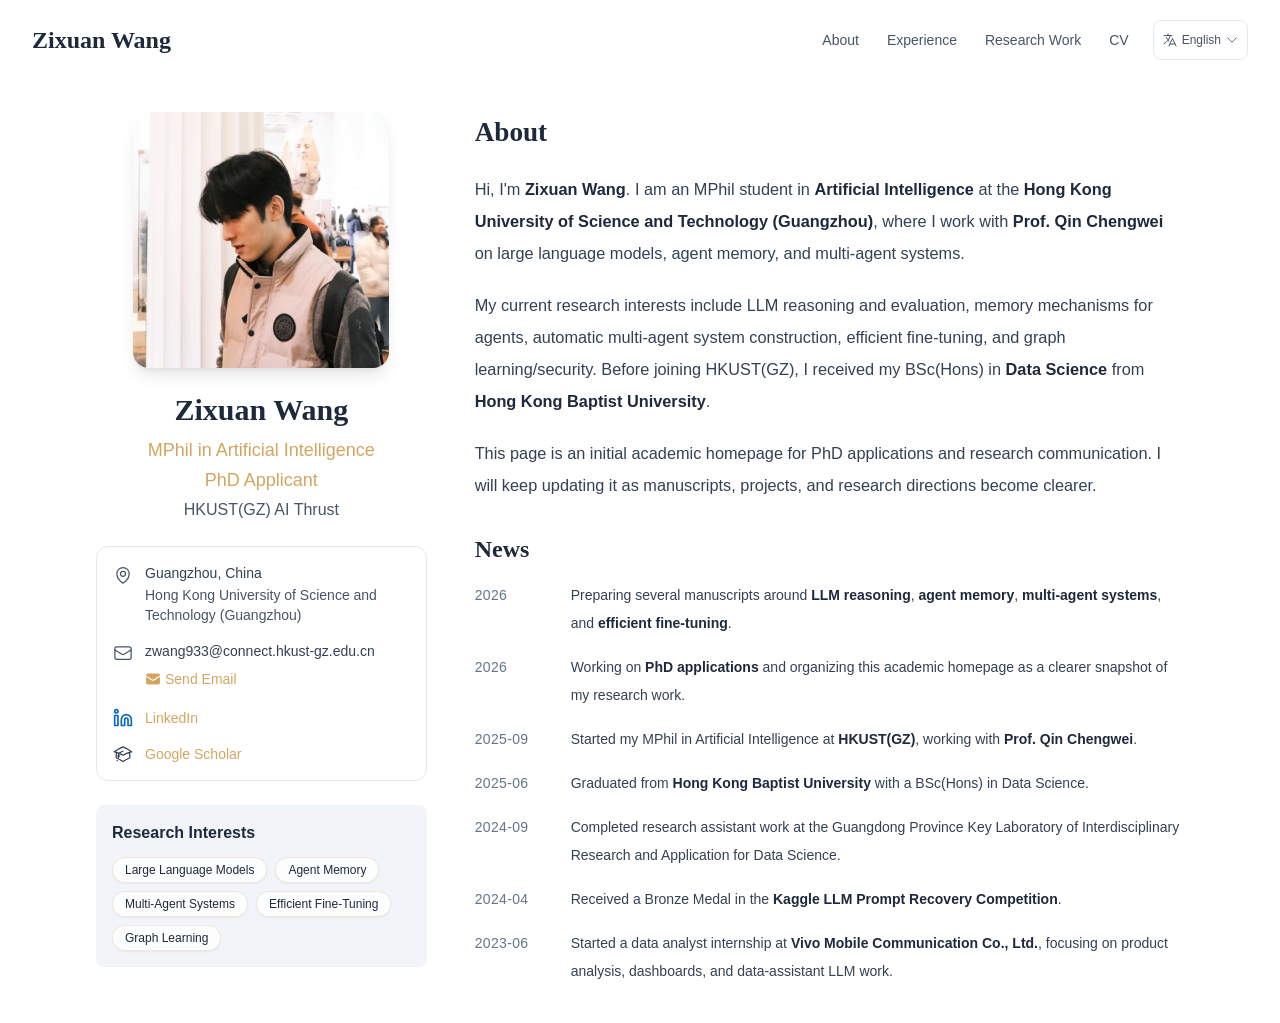
<file: index.html>
<!DOCTYPE html><html lang="en" class="scroll-smooth"><head><meta charSet="utf-8"/><meta name="viewport" content="width=device-width, initial-scale=1"/><link rel="preload" as="image" href="/avatar.png"/><link rel="stylesheet" href="/_next/static/css/9772e3899233072a.css" data-precedence="next"/><link rel="preload" as="script" fetchPriority="low" href="/_next/static/chunks/webpack-679b75d1c4c2027c.js"/><script src="/_next/static/chunks/4bd1b696-70b6d399998de86a.js" async=""></script><script src="/_next/static/chunks/684-5aaa8290a129f299.js" async=""></script><script src="/_next/static/chunks/main-app-48df41e1fe3d315a.js" async=""></script><script src="/_next/static/chunks/461-a9a5d7b05a71d978.js" async=""></script><script src="/_next/static/chunks/874-6cc630662f3664af.js" async=""></script><script src="/_next/static/chunks/139-2f7e8a8730169ff1.js" async=""></script><script src="/_next/static/chunks/app/layout-cc11267278e5d573.js" async=""></script><script src="/_next/static/chunks/178-595a94b9af1e67b5.js" async=""></script><script src="/_next/static/chunks/748-b9bdb65d88768cea.js" async=""></script><script src="/_next/static/chunks/app/page-7811a4b36f8551ec.js" async=""></script><link rel="icon" href="/favicon.svg" type="image/svg+xml"/><script>
              try {
                const theme = localStorage.getItem('theme-storage');
                const parsed = theme ? JSON.parse(theme) : null;
                const setting = parsed?.state?.theme || 'system';
                const prefersDark = typeof window !== 'undefined' && window.matchMedia && window.matchMedia('(prefers-color-scheme: dark)').matches;
                const effective = setting === 'dark' ? 'dark' : (setting === 'light' ? 'light' : (prefersDark ? 'dark' : 'light'));
                var root = document.documentElement;
                root.classList.add(effective);
                root.setAttribute('data-theme', effective);
              } catch (e) {
                var root = document.documentElement;
                root.classList.add('light');
                root.setAttribute('data-theme', 'light');
              }
            </script><script>
    try {
      const cfg = {"enabled":true,"locales":["zh","en"],"defaultLocale":"en","mode":"fixed","fixedLocale":"en","persist":false,"switcher":true,"labels":{"zh":"中文","en":"English"}};
      const storageKey = 'locale-storage';
      const normalize = (value) => typeof value === 'string' ? value.trim().replace('_', '-').toLowerCase() : '';
      const matchLocale = (candidate) => {
        const normalized = normalize(candidate);
        if (!normalized) return null;
        if (cfg.locales.includes(normalized)) return normalized;
        const language = normalized.split('-')[0];
        if (cfg.locales.includes(language)) return language;
        return null;
      };

      let resolved = null;

      if (cfg.persist) {
        resolved = matchLocale(localStorage.getItem(storageKey));
      }

      if (!resolved) {
        if (cfg.mode === 'fixed') {
          resolved = cfg.fixedLocale;
        } else {
          resolved = matchLocale(navigator.language);
        }
      }

      if (!resolved) {
        resolved = cfg.defaultLocale;
      }

      const root = document.documentElement;
      root.lang = resolved;
      root.setAttribute('data-locale', resolved);

      if (cfg.persist) {
        localStorage.setItem(storageKey, resolved);
      }
    } catch (e) {
      const root = document.documentElement;
      root.lang = 'en';
      root.setAttribute('data-locale', 'en');
    }
  </script><title>Zixuan Wang</title><meta name="description" content="MPhil student in Artificial Intelligence at HKUST(GZ), working on large language models, agent memory, and multi-agent systems."/><meta name="author" content="Zixuan Wang"/><meta name="keywords" content="Zixuan Wang,PhD,Research,HKUST(GZ) AI Thrust"/><meta name="creator" content="Zixuan Wang"/><meta name="publisher" content="Zixuan Wang"/><meta property="og:title" content="Zixuan Wang"/><meta property="og:description" content="MPhil student in Artificial Intelligence at HKUST(GZ), working on large language models, agent memory, and multi-agent systems."/><meta property="og:site_name" content="Zixuan Wang&#x27;s Academic Website"/><meta property="og:locale" content="en_US"/><meta property="og:type" content="website"/><meta name="twitter:card" content="summary"/><meta name="twitter:title" content="Zixuan Wang"/><meta name="twitter:description" content="MPhil student in Artificial Intelligence at HKUST(GZ), working on large language models, agent memory, and multi-agent systems."/><link rel="icon" href="/favicon.svg"/><script>document.querySelectorAll('body link[rel="icon"], body link[rel="apple-touch-icon"]').forEach(el => document.head.appendChild(el))</script><script src="/_next/static/chunks/polyfills-42372ed130431b0a.js" noModule=""></script></head><body class="font-sans antialiased"><div style="visibility:hidden"><nav class="fixed top-0 left-0 right-0 z-50" data-headlessui-state=""><div class="transition-all duration-300 ease-out bg-transparent" style="transform:translateY(-100px)"><div class="max-w-7xl mx-auto px-4 sm:px-6 lg:px-8"><div class="flex justify-between items-center h-16 lg:h-20"><div class="flex-shrink-0" tabindex="0"><a class="text-xl lg:text-2xl font-serif font-semibold text-primary hover:text-accent transition-colors duration-200" href="/">Zixuan Wang</a></div><div class="hidden lg:block"><div class="ml-10 flex items-center space-x-3"><div class="relative flex items-baseline space-x-1"><a data-nav-href="/" class="relative px-3 py-2 text-sm font-medium rounded-lg transition-colors duration-150 text-primary" href="/">About</a><a data-nav-href="/experience" class="relative px-3 py-2 text-sm font-medium rounded-lg transition-colors duration-150 text-neutral-600" href="/experience/">Experience</a><a data-nav-href="/research" class="relative px-3 py-2 text-sm font-medium rounded-lg transition-colors duration-150 text-neutral-600" href="/research/">Research Work</a><a data-nav-href="/cv" class="relative px-3 py-2 text-sm font-medium rounded-lg transition-colors duration-150 text-neutral-600" href="/cv/">CV</a></div><div class="flex items-center justify-center w-14 h-10 rounded-lg border border-neutral-200 dark:border-[rgba(148,163,184,0.24)] bg-background dark:bg-neutral-800"><div class="w-6 h-4 rounded bg-neutral-300 animate-pulse"></div></div></div></div><div class="lg:hidden flex items-center space-x-2"><div class="flex items-center justify-center w-14 h-10 rounded-lg border border-neutral-200 dark:border-[rgba(148,163,184,0.24)] bg-background dark:bg-neutral-800"><div class="w-6 h-4 rounded bg-neutral-300 animate-pulse"></div></div><button class="inline-flex items-center justify-center p-2 rounded-md text-neutral-600 hover:text-primary hover:bg-neutral-100 dark:hover:bg-neutral-800 focus:outline-none focus:ring-2 focus:ring-inset focus:ring-accent transition-colors duration-200" id="headlessui-disclosure-button-«R5pdb»" type="button" aria-expanded="false" data-headlessui-state=""><span class="sr-only">Open main menu</span><div><svg xmlns="http://www.w3.org/2000/svg" fill="none" viewBox="0 0 24 24" stroke-width="1.5" stroke="currentColor" aria-hidden="true" data-slot="icon" class="block h-6 w-6"><path stroke-linecap="round" stroke-linejoin="round" d="M3.75 6.75h16.5M3.75 12h16.5m-16.5 5.25h16.5"></path></svg></div></button></div></div></div></div></nav><main class="min-h-screen pt-16 lg:pt-20"><div class="max-w-6xl mx-auto px-4 sm:px-6 lg:px-8 py-8 bg-background min-h-screen"><div class="grid grid-cols-1 lg:grid-cols-3 gap-12"><div class="lg:col-span-1"><div class="sticky top-8" style="opacity:0;transform:translateY(20px)"><div class="w-64 h-64 mx-auto mb-6 rounded-2xl overflow-hidden shadow-lg hover:shadow-xl transition-all duration-200 hover:scale-105"><img alt="Zixuan Wang" width="256" height="256" decoding="async" data-nimg="1" class="w-full h-full object-cover object-[32%_center]" style="color:transparent" src="/avatar.png"/></div><div class="text-center mb-6"><h1 class="text-3xl font-serif font-bold text-primary mb-2">Zixuan Wang</h1><div class="text-lg text-accent font-medium mb-1 space-y-0.5"><p>MPhil in Artificial Intelligence</p><p>PhD Applicant</p></div><p class="text-neutral-600 mb-2">HKUST(GZ) AI Thrust</p></div><div class="mb-6 rounded-xl border border-neutral-200 dark:border-neutral-800 bg-white/70 dark:bg-neutral-900/40 px-4 py-4"><div class="flex flex-col gap-4 text-left text-sm text-primary"><div class="flex gap-3"><svg xmlns="http://www.w3.org/2000/svg" fill="none" viewBox="0 0 24 24" stroke-width="1.5" stroke="currentColor" aria-hidden="true" data-slot="icon" class="h-5 w-5 shrink-0 text-neutral-600 dark:text-neutral-400 mt-0.5"><path stroke-linecap="round" stroke-linejoin="round" d="M15 10.5a3 3 0 1 1-6 0 3 3 0 0 1 6 0Z"></path><path stroke-linecap="round" stroke-linejoin="round" d="M19.5 10.5c0 7.142-7.5 11.25-7.5 11.25S4.5 17.642 4.5 10.5a7.5 7.5 0 1 1 15 0Z"></path></svg><div class="min-w-0"><p class="text-neutral-700 dark:text-neutral-300">Guangzhou, China</p><p class="text-neutral-600 dark:text-neutral-400 mt-0.5 break-words">Hong Kong University of Science and Technology (Guangzhou)</p></div></div><div class="flex gap-3"><svg xmlns="http://www.w3.org/2000/svg" fill="none" viewBox="0 0 24 24" stroke-width="1.5" stroke="currentColor" aria-hidden="true" data-slot="icon" class="h-5 w-5 shrink-0 text-neutral-600 dark:text-neutral-400 mt-0.5"><path stroke-linecap="round" stroke-linejoin="round" d="M21.75 6.75v10.5a2.25 2.25 0 0 1-2.25 2.25h-15a2.25 2.25 0 0 1-2.25-2.25V6.75m19.5 0A2.25 2.25 0 0 0 19.5 4.5h-15a2.25 2.25 0 0 0-2.25 2.25m19.5 0v.243a2.25 2.25 0 0 1-1.07 1.916l-7.5 4.615a2.25 2.25 0 0 1-2.36 0L3.32 8.91a2.25 2.25 0 0 1-1.07-1.916V6.75"></path></svg><div class="min-w-0"><p class="text-neutral-700 dark:text-neutral-300 break-all">zwang933@connect.hkust-gz.edu.cn</p><a href="mailto:zwang933@connect.hkust-gz.edu.cn" class="inline-flex items-center gap-1 mt-2 text-accent font-medium hover:underline"><svg xmlns="http://www.w3.org/2000/svg" viewBox="0 0 24 24" fill="currentColor" aria-hidden="true" data-slot="icon" class="h-4 w-4"><path d="M1.5 8.67v8.58a3 3 0 0 0 3 3h15a3 3 0 0 0 3-3V8.67l-8.928 5.493a3 3 0 0 1-3.144 0L1.5 8.67Z"></path><path d="M22.5 6.908V6.75a3 3 0 0 0-3-3h-15a3 3 0 0 0-3 3v.158l9.714 5.978a1.5 1.5 0 0 0 1.572 0L22.5 6.908Z"></path></svg><span>Send Email</span></a></div></div><div class="flex gap-3 items-center"><svg xmlns="http://www.w3.org/2000/svg" fill="none" viewBox="0 0 24 24" stroke-width="1.5" stroke="currentColor" aria-hidden="true" class="h-5 w-5 shrink-0 text-neutral-700 dark:text-neutral-300"><path stroke-linecap="round" stroke-linejoin="round" d="M4.26 10.147a60.438 60.438 0 0 0-.491 6.347A48.62 48.62 0 0 1 12 20.904a48.62 48.62 0 0 1 8.232-4.41 60.46 60.46 0 0 0-.491-6.347m-15.482 0A50.636 50.636 0 0 0 12 4.5a50.636 50.636 0 0 0 7.74 5.647m-15.482 0A50.636 50.636 0 0 1 12 15.75a50.636 50.636 0 0 1 7.74-5.603"/></svg><a href="https://scholar.google.co.jp/citations?user=cOmgB1oAAAAJ&hl=en" target="_blank" rel="noopener noreferrer" class="font-medium text-accent hover:underline break-all">Google Scholar</a></div><div class="flex gap-3 items-center"><svg xmlns="http://www.w3.org/2000/svg" viewBox="0 0 24 24" fill="currentColor" aria-hidden="true" class="h-5 w-5 shrink-0 text-[#0A66C2]"><path d="M20.447 20.452h-3.554v-5.569c0-1.328-.027-3.037-1.852-3.037-1.853 0-2.136 1.445-2.136 2.939v5.667H9.351V9h3.414v1.561h.046c.477-.9 1.637-1.85 3.37-1.85 3.601 0 4.267 2.37 4.267 5.455v6.286ZM5.337 7.433a2.062 2.062 0 1 1 0-4.125 2.062 2.062 0 0 1 0 4.125ZM7.114 20.452H3.558V9h3.556v11.452Z"/></svg><a href="https://www.linkedin.com/in/zixuan-sherlock-wang-1845063a2/" target="_blank" rel="noopener noreferrer" class="font-medium text-accent hover:underline break-all">LinkedIn</a></div></div></div><div class="bg-neutral-100 dark:bg-neutral-800 rounded-lg p-4 mb-6 hover:shadow-lg transition-all duration-200 hover:scale-[1.02]"><h3 class="font-semibold text-primary mb-3">Research Interests</h3><div class="flex flex-wrap gap-2"><span class="inline-flex items-center rounded-full border border-accent/25 bg-white/80 dark:bg-neutral-900/60 px-3 py-1 text-xs font-medium text-primary shadow-sm">Large Language Models</span><span class="inline-flex items-center rounded-full border border-accent/25 bg-white/80 dark:bg-neutral-900/60 px-3 py-1 text-xs font-medium text-primary shadow-sm">Agent Memory</span><span class="inline-flex items-center rounded-full border border-accent/25 bg-white/80 dark:bg-neutral-900/60 px-3 py-1 text-xs font-medium text-primary shadow-sm">Multi-Agent Systems</span><span class="inline-flex items-center rounded-full border border-accent/25 bg-white/80 dark:bg-neutral-900/60 px-3 py-1 text-xs font-medium text-primary shadow-sm">Efficient Fine-Tuning</span><span class="inline-flex items-center rounded-full border border-accent/25 bg-white/80 dark:bg-neutral-900/60 px-3 py-1 text-xs font-medium text-primary shadow-sm">Graph Learning</span></div></div></div></div><div class="lg:col-span-2 space-y-8"><section id="about" class="scroll-mt-24 space-y-8"><section style="opacity:0;transform:translateY(20px)"><h2 class="text-[1.7rem] font-serif font-bold text-primary mb-5">About</h2><div class="text-[1.02rem] text-neutral-700 dark:text-neutral-600 leading-8"><p class="mb-5 last:mb-0">Hi, I&#x27;m <strong class="font-semibold text-primary">Zixuan Wang</strong>. I am an MPhil student in <strong class="font-semibold text-primary">Artificial Intelligence</strong> at the <strong class="font-semibold text-primary">Hong Kong University of Science and Technology (Guangzhou)</strong>, where I work with <strong class="font-semibold text-primary">Prof. Qin Chengwei</strong> on large language models, agent memory, and multi-agent systems.</p>
<p class="mb-5 last:mb-0">My current research interests include LLM reasoning and evaluation, memory mechanisms for agents, automatic multi-agent system construction, efficient fine-tuning, and graph learning/security. Before joining HKUST(GZ), I received my BSc(Hons) in <strong class="font-semibold text-primary">Data Science</strong> from <strong class="font-semibold text-primary">Hong Kong Baptist University</strong>.</p>
<p class="mb-5 last:mb-0">This page is an initial academic homepage for PhD applications and research communication. I will keep updating it as manuscripts, projects, and research directions become clearer.</p></div></section><section style="opacity:0;transform:translateY(20px)"><h2 class="text-2xl font-serif font-bold text-primary mb-4">News</h2><div class="space-y-4"><div class="flex items-start gap-4"><span class="mt-1 w-20 flex-shrink-0 text-sm font-medium tracking-wide text-neutral-500 dark:text-neutral-400">2026</span><p class="max-w-3xl text-sm leading-7 text-neutral-700 dark:text-neutral-300">Preparing several manuscripts around <strong class="font-semibold text-primary dark:text-white">LLM reasoning</strong>, <strong class="font-semibold text-primary dark:text-white">agent memory</strong>, <strong class="font-semibold text-primary dark:text-white">multi-agent systems</strong>, and <strong class="font-semibold text-primary dark:text-white">efficient fine-tuning</strong>.</p></div><div class="flex items-start gap-4"><span class="mt-1 w-20 flex-shrink-0 text-sm font-medium tracking-wide text-neutral-500 dark:text-neutral-400">2026</span><p class="max-w-3xl text-sm leading-7 text-neutral-700 dark:text-neutral-300">Working on <strong class="font-semibold text-primary dark:text-white">PhD applications</strong> and organizing this academic homepage as a clearer snapshot of my research work.</p></div><div class="flex items-start gap-4"><span class="mt-1 w-20 flex-shrink-0 text-sm font-medium tracking-wide text-neutral-500 dark:text-neutral-400">2025-09</span><p class="max-w-3xl text-sm leading-7 text-neutral-700 dark:text-neutral-300">Started my MPhil in Artificial Intelligence at <strong class="font-semibold text-primary dark:text-white">HKUST(GZ)</strong>, working with <strong class="font-semibold text-primary dark:text-white">Prof. Qin Chengwei</strong>.</p></div><div class="flex items-start gap-4"><span class="mt-1 w-20 flex-shrink-0 text-sm font-medium tracking-wide text-neutral-500 dark:text-neutral-400">2025-06</span><p class="max-w-3xl text-sm leading-7 text-neutral-700 dark:text-neutral-300">Graduated from <strong class="font-semibold text-primary dark:text-white">Hong Kong Baptist University</strong> with a BSc(Hons) in Data Science.</p></div><div class="flex items-start gap-4"><span class="mt-1 w-20 flex-shrink-0 text-sm font-medium tracking-wide text-neutral-500 dark:text-neutral-400">2024-09</span><p class="max-w-3xl text-sm leading-7 text-neutral-700 dark:text-neutral-300">Completed research assistant work at the Guangdong Province Key Laboratory of Interdisciplinary Research and Application for Data Science.</p></div><div class="flex items-start gap-4"><span class="mt-1 w-20 flex-shrink-0 text-sm font-medium tracking-wide text-neutral-500 dark:text-neutral-400">2024-04</span><p class="max-w-3xl text-sm leading-7 text-neutral-700 dark:text-neutral-300">Received a Bronze Medal in the <strong class="font-semibold text-primary dark:text-white">Kaggle LLM Prompt Recovery Competition</strong>.</p></div><div class="flex items-start gap-4"><span class="mt-1 w-20 flex-shrink-0 text-sm font-medium tracking-wide text-neutral-500 dark:text-neutral-400">2023-06</span><p class="max-w-3xl text-sm leading-7 text-neutral-700 dark:text-neutral-300">Started a data analyst internship at <strong class="font-semibold text-primary dark:text-white">Vivo Mobile Communication Co., Ltd.</strong>, focusing on product analysis, dashboards, and data-assistant LLM work.</p></div></div></section></section></div></div></div><!--$--><!--/$--><!--$--><!--/$--></main></div><script src="/_next/static/chunks/webpack-679b75d1c4c2027c.js" async=""></script><script>(self.__next_f=self.__next_f||[]).push([0])</script><script>self.__next_f.push([1,"1:\"$Sreact.fragment\"\n3:I[5783,[\"461\",\"static/chunks/461-a9a5d7b05a71d978.js\",\"874\",\"static/chunks/874-6cc630662f3664af.js\",\"139\",\"static/chunks/139-2f7e8a8730169ff1.js\",\"177\",\"static/chunks/app/layout-cc11267278e5d573.js\"],\"ThemeProvider\"]\n4:I[310,[\"461\",\"static/chunks/461-a9a5d7b05a71d978.js\",\"874\",\"static/chunks/874-6cc630662f3664af.js\",\"139\",\"static/chunks/139-2f7e8a8730169ff1.js\",\"177\",\"static/chunks/app/layout-cc11267278e5d573.js\"],\"LocaleProvider\"]\n5:I[7734,[\"461\",\"static/chunks/461-a9a5d7b05a71d978.js\",\"874\",\"static/chunks/874-6cc630662f3664af.js\",\"139\",\"static/chunks/139-2f7e8a8730169ff1.js\",\"177\",\"static/chunks/app/layout-cc11267278e5d573.js\"],\"default\"]\n6:I[7555,[],\"\"]\n7:I[1295,[],\"\"]\n8:I[9608,[\"461\",\"static/chunks/461-a9a5d7b05a71d978.js\",\"178\",\"static/chunks/178-595a94b9af1e67b5.js\",\"874\",\"static/chunks/874-6cc630662f3664af.js\",\"748\",\"static/chunks/748-b9bdb65d88768cea.js\",\"974\",\"static/chunks/app/page-7811a4b36f8551ec.js\"],\"default\"]\n9:I[9665,[],\"MetadataBoundary\"]\nb:I[9665,[],\"OutletBoundary\"]\ne:I[4911,[],\"AsyncMetadataOutlet\"]\n10:I[9665,[],\"ViewportBoundary\"]\n12:I[6614,[],\"\"]\n:HL[\"/_next/static/css/9772e3899233072a.css\",\"style\"]\n2:T592,\n    try {\n      const cfg = {\"enabled\":true,\"locales\":[\"zh\",\"en\"],\"defaultLocale\":\"en\",\"mode\":\"fixed\",\"fixedLocale\":\"en\",\"persist\":false,\"switcher\":true,\"labels\":{\"zh\":\"中文\",\"en\":\"English\"}};\n      const storageKey = 'locale-storage';\n      const normalize = (value) =\u003e typeof value === 'string' ? value.trim().replace('_', '-').toLowerCase() : '';\n      const matchLocale = (candidate) =\u003e {\n        const normalized = normalize(candidate);\n        if (!normalized) return null;\n        if (cfg.locales.includes(normalized)) return normalized;\n        const language = normalized.split('-')[0];\n        if (cfg.locales.includes(language)) return language;\n        return null;\n      };\n\n      let resolved = null;\n\n      if (cfg.persist) {\n        resolved = matchLocale(localStorage.getItem(storageKey));\n      }\n\n      if (!resolved) {\n        if (cfg.mode === 'fixed') {\n "])</script><script>self.__next_f.push([1,"         resolved = cfg.fixedLocale;\n        } else {\n          resolved = matchLocale(navigator.language);\n        }\n      }\n\n      if (!resolved) {\n        resolved = cfg.defaultLocale;\n      }\n\n      const root = document.documentElement;\n      root.lang = resolved;\n      root.setAttribute('data-locale', resolved);\n\n      if (cfg.persist) {\n        localStorage.setItem(storageKey, resolved);\n      }\n    } catch (e) {\n      const root = document.documentElement;\n      root.lang = 'en';\n      root.setAttribute('data-locale', 'en');\n    }\n  "])</script><script>self.__next_f.push([1,"0:{\"P\":null,\"b\":\"GhlbBGsX7Vruj2gZn7rs4\",\"p\":\"\",\"c\":[\"\",\"\"],\"i\":false,\"f\":[[[\"\",{\"children\":[\"__PAGE__\",{}]},\"$undefined\",\"$undefined\",true],[\"\",[\"$\",\"$1\",\"c\",{\"children\":[[[\"$\",\"link\",\"0\",{\"rel\":\"stylesheet\",\"href\":\"/_next/static/css/9772e3899233072a.css\",\"precedence\":\"next\",\"crossOrigin\":\"$undefined\",\"nonce\":\"$undefined\"}]],[\"$\",\"html\",null,{\"lang\":\"en\",\"className\":\"scroll-smooth\",\"suppressHydrationWarning\":true,\"children\":[[\"$\",\"head\",null,{\"children\":[[\"$\",\"link\",null,{\"rel\":\"icon\",\"href\":\"/favicon.svg\",\"type\":\"image/svg+xml\"}],[\"$\",\"script\",null,{\"dangerouslySetInnerHTML\":{\"__html\":\"\\n              try {\\n                const theme = localStorage.getItem('theme-storage');\\n                const parsed = theme ? JSON.parse(theme) : null;\\n                const setting = parsed?.state?.theme || 'system';\\n                const prefersDark = typeof window !== 'undefined' \u0026\u0026 window.matchMedia \u0026\u0026 window.matchMedia('(prefers-color-scheme: dark)').matches;\\n                const effective = setting === 'dark' ? 'dark' : (setting === 'light' ? 'light' : (prefersDark ? 'dark' : 'light'));\\n                var root = document.documentElement;\\n                root.classList.add(effective);\\n                root.setAttribute('data-theme', effective);\\n              } catch (e) {\\n                var root = document.documentElement;\\n                root.classList.add('light');\\n                root.setAttribute('data-theme', 'light');\\n              }\\n            \"}}],[\"$\",\"script\",null,{\"dangerouslySetInnerHTML\":{\"__html\":\"$2\"}}]]}],[\"$\",\"body\",null,{\"className\":\"font-sans antialiased\",\"children\":[\"$\",\"$L3\",null,{\"children\":[\"$\",\"$L4\",null,{\"config\":{\"enabled\":true,\"locales\":[\"zh\",\"en\"],\"defaultLocale\":\"en\",\"mode\":\"fixed\",\"fixedLocale\":\"en\",\"persist\":false,\"switcher\":true,\"labels\":{\"zh\":\"中文\",\"en\":\"English\"}},\"children\":[[\"$\",\"$L5\",null,{\"items\":[{\"title\":\"About\",\"type\":\"page\",\"target\":\"about\",\"href\":\"/\"},{\"title\":\"Experience\",\"type\":\"page\",\"target\":\"experience\",\"href\":\"/experience\"},{\"title\":\"Research Work\",\"type\":\"page\",\"target\":\"research\",\"href\":\"/research\"},{\"title\":\"CV\",\"type\":\"page\",\"target\":\"cv\",\"href\":\"/cv\"}],\"siteTitle\":\"Zixuan Wang\",\"enableOnePageMode\":false,\"i18n\":\"$0:f:0:1:1:props:children:1:props:children:1:props:children:props:children:props:config\",\"itemsByLocale\":{\"zh\":[{\"title\":\"关于我\",\"type\":\"page\",\"target\":\"about\",\"href\":\"/\"},{\"title\":\"实习与经历\",\"type\":\"page\",\"target\":\"experience\",\"href\":\"/experience\"},{\"title\":\"研究工作\",\"type\":\"page\",\"target\":\"research\",\"href\":\"/research\"},{\"title\":\"简历\",\"type\":\"page\",\"target\":\"cv\",\"href\":\"/cv\"}],\"en\":[{\"title\":\"About\",\"type\":\"page\",\"target\":\"about\",\"href\":\"/\"},{\"title\":\"Experience\",\"type\":\"page\",\"target\":\"experience\",\"href\":\"/experience\"},{\"title\":\"Research Work\",\"type\":\"page\",\"target\":\"research\",\"href\":\"/research\"},{\"title\":\"CV\",\"type\":\"page\",\"target\":\"cv\",\"href\":\"/cv\"}]},\"siteTitleByLocale\":{\"zh\":\"Zixuan Wang\",\"en\":\"Zixuan Wang\"}}],[\"$\",\"main\",null,{\"className\":\"min-h-screen pt-16 lg:pt-20\",\"children\":[\"$\",\"$L6\",null,{\"parallelRouterKey\":\"children\",\"error\":\"$undefined\",\"errorStyles\":\"$undefined\",\"errorScripts\":\"$undefined\",\"template\":[\"$\",\"$L7\",null,{}],\"templateStyles\":\"$undefined\",\"templateScripts\":\"$undefined\",\"notFound\":[[[\"$\",\"title\",null,{\"children\":\"404: This page could not be found.\"}],[\"$\",\"div\",null,{\"style\":{\"fontFamily\":\"system-ui,\\\"Segoe UI\\\",Roboto,Helvetica,Arial,sans-serif,\\\"Apple Color Emoji\\\",\\\"Segoe UI Emoji\\\"\",\"height\":\"100vh\",\"textAlign\":\"center\",\"display\":\"flex\",\"flexDirection\":\"column\",\"alignItems\":\"center\",\"justifyContent\":\"center\"},\"children\":[\"$\",\"div\",null,{\"children\":[[\"$\",\"style\",null,{\"dangerouslySetInnerHTML\":{\"__html\":\"body{color:#000;background:#fff;margin:0}.next-error-h1{border-right:1px solid rgba(0,0,0,.3)}@media (prefers-color-scheme:dark){body{color:#fff;background:#000}.next-error-h1{border-right:1px solid rgba(255,255,255,.3)}}\"}}],[\"$\",\"h1\",null,{\"className\":\"next-error-h1\",\"style\":{\"display\":\"inline-block\",\"margin\":\"0 20px 0 0\",\"padding\":\"0 23px 0 0\",\"fontSize\":24,\"fontWeight\":500,\"verticalAlign\":\"top\",\"lineHeight\":\"49px\"},\"children\":404}],[\"$\",\"div\",null,{\"style\":{\"display\":\"inline-block\"},\"children\":[\"$\",\"h2\",null,{\"style\":{\"fontSize\":14,\"fontWeight\":400,\"lineHeight\":\"49px\",\"margin\":0},\"children\":\"This page could not be found.\"}]}]]}]}]],[]],\"forbidden\":\"$undefined\",\"unauthorized\":\"$undefined\"}]}]]}]}]}]]}]]}],{\"children\":[\"__PAGE__\",[\"$\",\"$1\",\"c\",{\"children\":[[\"$\",\"$L8\",null,{\"dataByLocale\":{\"zh\":{\"author\":{\"name\":\"Zixuan Wang\",\"title\":\"人工智能 MPhil\\n博士申请中\",\"institution\":\"香港科技大学（广州）AI Thrust\",\"avatar\":\"/avatar.png\"},\"social\":{\"email\":\"zwang933@connect.hkust-gz.edu.cn\",\"location\":\"广州，中国\",\"location_details\":[\"香港科技大学（广州）\"],\"google_scholar\":\"https://scholar.google.co.jp/citations?user=cOmgB1oAAAAJ&hl=en\",\"linkedin\":\"https://www.linkedin.com/in/zixuan-sherlock-wang-1845063a2/\"},\"features\":{\"enable_likes\":false,\"enable_one_page_mode\":false},\"enableOnePageMode\":false,\"researchInterests\":[\"大语言模型\",\"Agent Memory\",\"多智能体系统\",\"高效微调\",\"图学习\"],\"pagesToShow\":[{\"type\":\"about\",\"id\":\"about\",\"sections\":[{\"id\":\"about\",\"type\":\"markdown\",\"source\":\"bio.md\",\"title\":\"关于我\",\"content\":\"你好，我是 **Zixuan Wang**。我目前在 **香港科技大学（广州）** 攻读 **人工智能 MPhil**，在 **Qin Chengwei 教授** 指导下研究大语言模型、Agent Memory 与多智能体系统。\\n\\n我的研究兴趣包括 LLM 推理与评测、面向智能体的记忆机制、自动化多智能体系统构建、高效微调，以及图学习/图安全。本科毕业于 **香港浸会大学 Data Science** 专业。\\n\\n这个主页是为了博士申请和学术交流先搭建的初版。后续我会继续补充论文、项目细节、代码链接和更完整的研究叙事。\\n\"},{\"id\":\"news\",\"type\":\"list\",\"title\":\"动态\",\"source\":\"news.toml\",\"items\":[{\"date\":\"2026\",\"content\":\"正在整理围绕 LLM 推理、Agent Memory、多智能体系统和高效微调的几项研究工作。\"},{\"date\":\"2026\",\"content\":\"开始为博士申请整理个人主页，先把研究经历和项目脉络集中放在这里。\"},{\"date\":\"2025-09\",\"content\":\"入读香港科技大学（广州）人工智能 MPhil，在 Qin Chengwei 教授指导下开展研究。\"},{\"date\":\"2025-06\",\"content\":\"从香港浸会大学 Data Science 本科毕业。\"},{\"date\":\"2024-09\",\"content\":\"完成在广东省数据科学交叉研究与应用重点实验室的研究助理工作。\"},{\"date\":\"2024-04\",\"content\":\"获得 Kaggle LLM Prompt Recovery Competition Bronze Medal。\"},{\"date\":\"2023-06\",\"content\":\"在维沃移动通信有限公司开始数据分析经理实习，主要参与产品分析、数据看板和数据助手 LLM 相关工作。\"}]}]}]},\"en\":{\"author\":{\"name\":\"Zixuan Wang\",\"title\":\"MPhil in Artificial Intelligence\\nPhD Applicant\",\"institution\":\"HKUST(GZ) AI Thrust\",\"avatar\":\"/avatar.png\"},\"social\":{\"email\":\"zwang933@connect.hkust-gz.edu.cn\",\"location\":\"Guangzhou, China\",\"location_details\":[\"Hong Kong University of Science and Technology (Guangzhou)\"],\"google_scholar\":\"https://scholar.google.co.jp/citations?user=cOmgB1oAAAAJ&hl=en\",\"linkedin\":\"https://www.linkedin.com/in/zixuan-sherlock-wang-1845063a2/\"},\"features\":{\"enable_likes\":false,\"enable_one_page_mode\":false},\"enableOnePageMode\":false,\"researchInterests\":[\"Large Language Models\",\"Agent Memory\",\"Multi-Agent Systems\",\"Efficient Fine-Tuning\",\"Graph Learning\"],\"pagesToShow\":[{\"type\":\"about\",\"id\":\"about\",\"sections\":[{\"id\":\"about\",\"type\":\"markdown\",\"source\":\"bio.md\",\"title\":\"About\",\"content\":\"Hi, I'm **Zixuan Wang**. I am an MPhil student in **Artificial Intelligence** at the **Hong Kong University of Science and Technology (Guangzhou)**, where I work with **Prof. Qin Chengwei** on large language models, agent memory, and multi-agent systems.\\n\\nMy current research interests include LLM reasoning and evaluation, memory mechanisms for agents, automatic multi-agent system construction, efficient fine-tuning, and graph learning/security. Before joining HKUST(GZ), I received my BSc(Hons) in **Data Science** from **Hong Kong Baptist University**.\\n\\nThis page is an initial academic homepage for PhD applications and research communication. I will keep updating it as manuscripts, projects, and research directions become clearer.\\n\"},{\"id\":\"news\",\"type\":\"list\",\"title\":\"News\",\"source\":\"news.toml\",\"items\":[{\"date\":\"2026\",\"content\":\"Preparing several manuscripts around LLM reasoning, agent memory, multi-agent systems, and efficient fine-tuning.\"},{\"date\":\"2026\",\"content\":\"Working on PhD applications and organizing this academic homepage as a clearer snapshot of my research work.\"},{\"date\":\"2025-09\",\"content\":\"Started my MPhil in Artificial Intelligence at HKUST(GZ), working with Prof. Qin Chengwei.\"},{\"date\":\"2025-06\",\"content\":\"Graduated from Hong Kong Baptist University with a BSc(Hons) in Data Science.\"},{\"date\":\"2024-09\",\"content\":\"Completed research assistant work at the Guangdong Province Key Laboratory of Interdisciplinary Research and Application for Data Science.\"},{\"date\":\"2024-04\",\"content\":\"Received a Bronze Medal in the Kaggle LLM Prompt Recovery Competition.\"},{\"date\":\"2023-06\",\"content\":\"Started a data analyst internship at Vivo Mobile Communication Co., Ltd., focusing on product analysis, dashboards, and data-assistant LLM work.\"}]}]}]}},\"defaultLocale\":\"en\"}],[\"$\",\"$L9\",null,{\"children\":\"$La\"}],null,[\"$\",\"$Lb\",null,{\"children\":[\"$Lc\",\"$Ld\",[\"$\",\"$Le\",null,{\"promise\":\"$@f\"}]]}]]}],{},null,false]},null,false],[\"$\",\"$1\",\"h\",{\"children\":[null,[\"$\",\"$1\",\"T3bpnagi1lQ77nLI_7f32\",{\"children\":[[\"$\",\"$L10\",null,{\"children\":\"$L11\"}],null]}],null]}],false]],\"m\":\"$undefined\",\"G\":[\"$12\",\"$undefined\"],\"s\":false,\"S\":true}\n"])</script><script>self.__next_f.push([1,"13:\"$Sreact.suspense\"\n14:I[4911,[],\"AsyncMetadata\"]\na:[\"$\",\"$13\",null,{\"fallback\":null,\"children\":[\"$\",\"$L14\",null,{\"promise\":\"$@15\"}]}]\n"])</script><script>self.__next_f.push([1,"d:null\n"])</script><script>self.__next_f.push([1,"11:[[\"$\",\"meta\",\"0\",{\"charSet\":\"utf-8\"}],[\"$\",\"meta\",\"1\",{\"name\":\"viewport\",\"content\":\"width=device-width, initial-scale=1\"}]]\nc:null\n"])</script><script>self.__next_f.push([1,"15:{\"metadata\":[[\"$\",\"title\",\"0\",{\"children\":\"Zixuan Wang\"}],[\"$\",\"meta\",\"1\",{\"name\":\"description\",\"content\":\"MPhil student in Artificial Intelligence at HKUST(GZ), working on large language models, agent memory, and multi-agent systems.\"}],[\"$\",\"meta\",\"2\",{\"name\":\"author\",\"content\":\"Zixuan Wang\"}],[\"$\",\"meta\",\"3\",{\"name\":\"keywords\",\"content\":\"Zixuan Wang,PhD,Research,HKUST(GZ) AI Thrust\"}],[\"$\",\"meta\",\"4\",{\"name\":\"creator\",\"content\":\"Zixuan Wang\"}],[\"$\",\"meta\",\"5\",{\"name\":\"publisher\",\"content\":\"Zixuan Wang\"}],[\"$\",\"meta\",\"6\",{\"property\":\"og:title\",\"content\":\"Zixuan Wang\"}],[\"$\",\"meta\",\"7\",{\"property\":\"og:description\",\"content\":\"MPhil student in Artificial Intelligence at HKUST(GZ), working on large language models, agent memory, and multi-agent systems.\"}],[\"$\",\"meta\",\"8\",{\"property\":\"og:site_name\",\"content\":\"Zixuan Wang's Academic Website\"}],[\"$\",\"meta\",\"9\",{\"property\":\"og:locale\",\"content\":\"en_US\"}],[\"$\",\"meta\",\"10\",{\"property\":\"og:type\",\"content\":\"website\"}],[\"$\",\"meta\",\"11\",{\"name\":\"twitter:card\",\"content\":\"summary\"}],[\"$\",\"meta\",\"12\",{\"name\":\"twitter:title\",\"content\":\"Zixuan Wang\"}],[\"$\",\"meta\",\"13\",{\"name\":\"twitter:description\",\"content\":\"MPhil student in Artificial Intelligence at HKUST(GZ), working on large language models, agent memory, and multi-agent systems.\"}],[\"$\",\"link\",\"14\",{\"rel\":\"icon\",\"href\":\"/favicon.svg\"}]],\"error\":null,\"digest\":\"$undefined\"}\nf:{\"metadata\":\"$15:metadata\",\"error\":null,\"digest\":\"$undefined\"}\n"])</script></body></html>
</file>
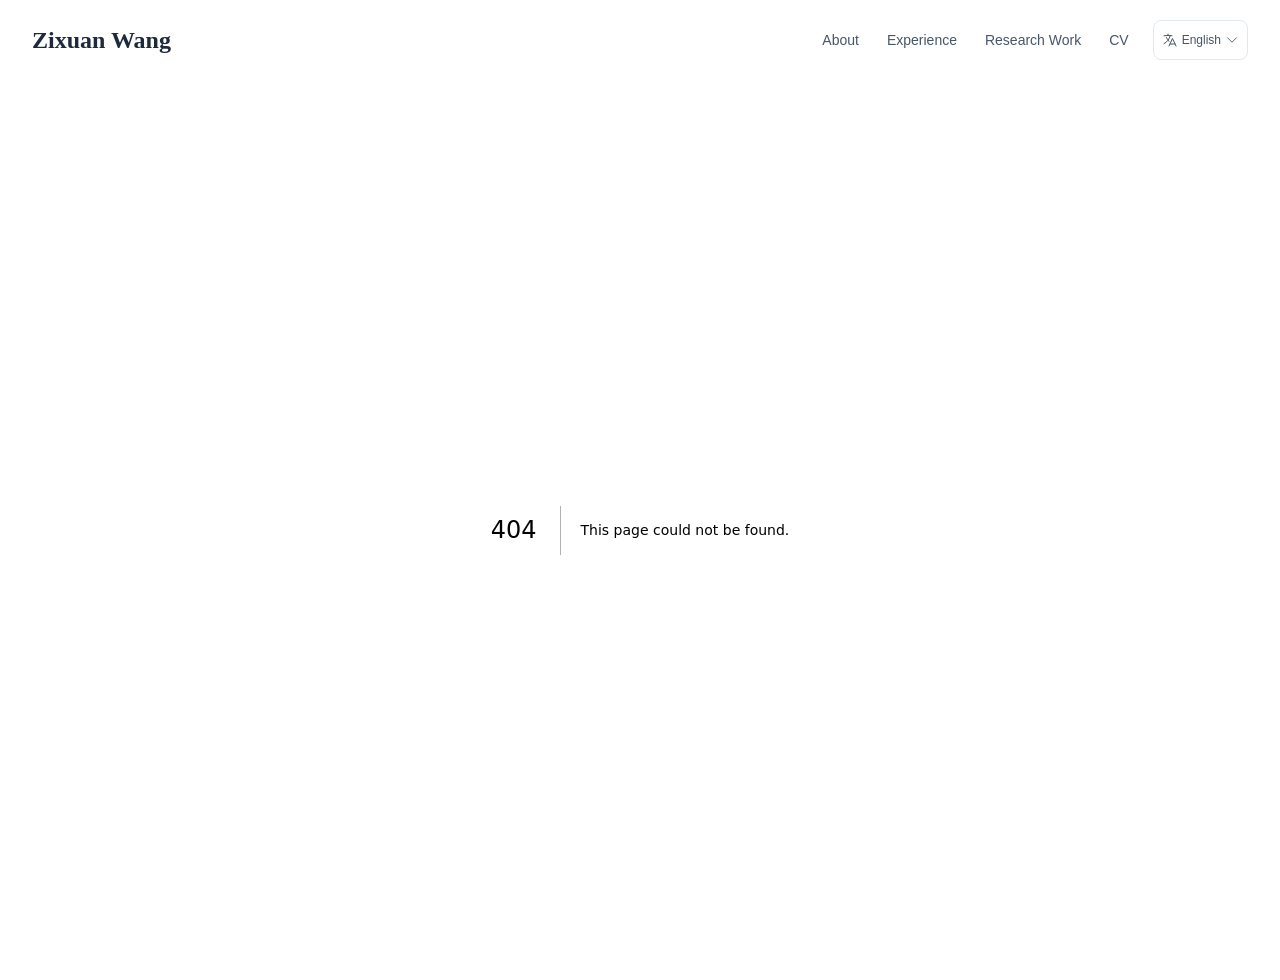
<file: 404/index.html>
<!DOCTYPE html><html lang="en" class="scroll-smooth"><head><meta charSet="utf-8"/><meta name="viewport" content="width=device-width, initial-scale=1"/><link rel="stylesheet" href="/_next/static/css/9772e3899233072a.css" data-precedence="next"/><link rel="preload" as="script" fetchPriority="low" href="/_next/static/chunks/webpack-679b75d1c4c2027c.js"/><script src="/_next/static/chunks/4bd1b696-70b6d399998de86a.js" async=""></script><script src="/_next/static/chunks/684-5aaa8290a129f299.js" async=""></script><script src="/_next/static/chunks/main-app-48df41e1fe3d315a.js" async=""></script><script src="/_next/static/chunks/461-a9a5d7b05a71d978.js" async=""></script><script src="/_next/static/chunks/874-6cc630662f3664af.js" async=""></script><script src="/_next/static/chunks/139-2f7e8a8730169ff1.js" async=""></script><script src="/_next/static/chunks/app/layout-cc11267278e5d573.js" async=""></script><meta name="robots" content="noindex"/><title>404: This page could not be found.</title><link rel="icon" href="/favicon.svg" type="image/svg+xml"/><script>
              try {
                const theme = localStorage.getItem('theme-storage');
                const parsed = theme ? JSON.parse(theme) : null;
                const setting = parsed?.state?.theme || 'system';
                const prefersDark = typeof window !== 'undefined' && window.matchMedia && window.matchMedia('(prefers-color-scheme: dark)').matches;
                const effective = setting === 'dark' ? 'dark' : (setting === 'light' ? 'light' : (prefersDark ? 'dark' : 'light'));
                var root = document.documentElement;
                root.classList.add(effective);
                root.setAttribute('data-theme', effective);
              } catch (e) {
                var root = document.documentElement;
                root.classList.add('light');
                root.setAttribute('data-theme', 'light');
              }
            </script><script>
    try {
      const cfg = {"enabled":true,"locales":["zh","en"],"defaultLocale":"en","mode":"fixed","fixedLocale":"en","persist":false,"switcher":true,"labels":{"zh":"中文","en":"English"}};
      const storageKey = 'locale-storage';
      const normalize = (value) => typeof value === 'string' ? value.trim().replace('_', '-').toLowerCase() : '';
      const matchLocale = (candidate) => {
        const normalized = normalize(candidate);
        if (!normalized) return null;
        if (cfg.locales.includes(normalized)) return normalized;
        const language = normalized.split('-')[0];
        if (cfg.locales.includes(language)) return language;
        return null;
      };

      let resolved = null;

      if (cfg.persist) {
        resolved = matchLocale(localStorage.getItem(storageKey));
      }

      if (!resolved) {
        if (cfg.mode === 'fixed') {
          resolved = cfg.fixedLocale;
        } else {
          resolved = matchLocale(navigator.language);
        }
      }

      if (!resolved) {
        resolved = cfg.defaultLocale;
      }

      const root = document.documentElement;
      root.lang = resolved;
      root.setAttribute('data-locale', resolved);

      if (cfg.persist) {
        localStorage.setItem(storageKey, resolved);
      }
    } catch (e) {
      const root = document.documentElement;
      root.lang = 'en';
      root.setAttribute('data-locale', 'en');
    }
  </script><title>Zixuan Wang</title><meta name="description" content="MPhil student in Artificial Intelligence at HKUST(GZ), working on large language models, agent memory, and multi-agent systems."/><meta name="author" content="Zixuan Wang"/><meta name="keywords" content="Zixuan Wang,PhD,Research,HKUST(GZ) AI Thrust"/><meta name="creator" content="Zixuan Wang"/><meta name="publisher" content="Zixuan Wang"/><meta property="og:title" content="Zixuan Wang"/><meta property="og:description" content="MPhil student in Artificial Intelligence at HKUST(GZ), working on large language models, agent memory, and multi-agent systems."/><meta property="og:site_name" content="Zixuan Wang&#x27;s Academic Website"/><meta property="og:locale" content="en_US"/><meta property="og:type" content="website"/><meta name="twitter:card" content="summary"/><meta name="twitter:title" content="Zixuan Wang"/><meta name="twitter:description" content="MPhil student in Artificial Intelligence at HKUST(GZ), working on large language models, agent memory, and multi-agent systems."/><link rel="icon" href="/favicon.svg"/><script>document.querySelectorAll('body link[rel="icon"], body link[rel="apple-touch-icon"]').forEach(el => document.head.appendChild(el))</script><script src="/_next/static/chunks/polyfills-42372ed130431b0a.js" noModule=""></script></head><body class="font-sans antialiased"><div style="visibility:hidden"><nav class="fixed top-0 left-0 right-0 z-50" data-headlessui-state=""><div class="transition-all duration-300 ease-out bg-transparent" style="transform:translateY(-100px)"><div class="max-w-7xl mx-auto px-4 sm:px-6 lg:px-8"><div class="flex justify-between items-center h-16 lg:h-20"><div class="flex-shrink-0" tabindex="0"><a class="text-xl lg:text-2xl font-serif font-semibold text-primary hover:text-accent transition-colors duration-200" href="/">Zixuan Wang</a></div><div class="hidden lg:block"><div class="ml-10 flex items-center space-x-3"><div class="relative flex items-baseline space-x-1"><a data-nav-href="/" class="relative px-3 py-2 text-sm font-medium rounded-lg transition-colors duration-150 text-neutral-600" href="/">About</a><a data-nav-href="/experience" class="relative px-3 py-2 text-sm font-medium rounded-lg transition-colors duration-150 text-neutral-600" href="/experience/">Experience</a><a data-nav-href="/research" class="relative px-3 py-2 text-sm font-medium rounded-lg transition-colors duration-150 text-neutral-600" href="/research/">Research Work</a><a data-nav-href="/cv" class="relative px-3 py-2 text-sm font-medium rounded-lg transition-colors duration-150 text-neutral-600" href="/cv/">CV</a></div><div class="flex items-center justify-center w-14 h-10 rounded-lg border border-neutral-200 dark:border-[rgba(148,163,184,0.24)] bg-background dark:bg-neutral-800"><div class="w-6 h-4 rounded bg-neutral-300 animate-pulse"></div></div></div></div><div class="lg:hidden flex items-center space-x-2"><div class="flex items-center justify-center w-14 h-10 rounded-lg border border-neutral-200 dark:border-[rgba(148,163,184,0.24)] bg-background dark:bg-neutral-800"><div class="w-6 h-4 rounded bg-neutral-300 animate-pulse"></div></div><button class="inline-flex items-center justify-center p-2 rounded-md text-neutral-600 hover:text-primary hover:bg-neutral-100 dark:hover:bg-neutral-800 focus:outline-none focus:ring-2 focus:ring-inset focus:ring-accent transition-colors duration-200" id="headlessui-disclosure-button-«R5pdb»" type="button" aria-expanded="false" data-headlessui-state=""><span class="sr-only">Open main menu</span><div><svg xmlns="http://www.w3.org/2000/svg" fill="none" viewBox="0 0 24 24" stroke-width="1.5" stroke="currentColor" aria-hidden="true" data-slot="icon" class="block h-6 w-6"><path stroke-linecap="round" stroke-linejoin="round" d="M3.75 6.75h16.5M3.75 12h16.5m-16.5 5.25h16.5"></path></svg></div></button></div></div></div></div></nav><main class="min-h-screen pt-16 lg:pt-20"><div style="font-family:system-ui,&quot;Segoe UI&quot;,Roboto,Helvetica,Arial,sans-serif,&quot;Apple Color Emoji&quot;,&quot;Segoe UI Emoji&quot;;height:100vh;text-align:center;display:flex;flex-direction:column;align-items:center;justify-content:center"><div><style>body{color:#000;background:#fff;margin:0}.next-error-h1{border-right:1px solid rgba(0,0,0,.3)}@media (prefers-color-scheme:dark){body{color:#fff;background:#000}.next-error-h1{border-right:1px solid rgba(255,255,255,.3)}}</style><h1 class="next-error-h1" style="display:inline-block;margin:0 20px 0 0;padding:0 23px 0 0;font-size:24px;font-weight:500;vertical-align:top;line-height:49px">404</h1><div style="display:inline-block"><h2 style="font-size:14px;font-weight:400;line-height:49px;margin:0">This page could not be found.</h2></div></div></div><!--$--><!--/$--><!--$--><!--/$--></main></div><script src="/_next/static/chunks/webpack-679b75d1c4c2027c.js" async=""></script><script>(self.__next_f=self.__next_f||[]).push([0])</script><script>self.__next_f.push([1,"1:\"$Sreact.fragment\"\n3:I[5783,[\"461\",\"static/chunks/461-a9a5d7b05a71d978.js\",\"874\",\"static/chunks/874-6cc630662f3664af.js\",\"139\",\"static/chunks/139-2f7e8a8730169ff1.js\",\"177\",\"static/chunks/app/layout-cc11267278e5d573.js\"],\"ThemeProvider\"]\n4:I[310,[\"461\",\"static/chunks/461-a9a5d7b05a71d978.js\",\"874\",\"static/chunks/874-6cc630662f3664af.js\",\"139\",\"static/chunks/139-2f7e8a8730169ff1.js\",\"177\",\"static/chunks/app/layout-cc11267278e5d573.js\"],\"LocaleProvider\"]\n5:I[7734,[\"461\",\"static/chunks/461-a9a5d7b05a71d978.js\",\"874\",\"static/chunks/874-6cc630662f3664af.js\",\"139\",\"static/chunks/139-2f7e8a8730169ff1.js\",\"177\",\"static/chunks/app/layout-cc11267278e5d573.js\"],\"default\"]\n6:I[7555,[],\"\"]\n7:I[1295,[],\"\"]\n8:I[9665,[],\"MetadataBoundary\"]\na:I[9665,[],\"OutletBoundary\"]\nd:I[4911,[],\"AsyncMetadataOutlet\"]\nf:I[9665,[],\"ViewportBoundary\"]\n11:I[6614,[],\"\"]\n:HL[\"/_next/static/css/9772e3899233072a.css\",\"style\"]\n2:T592,\n    try {\n      const cfg = {\"enabled\":true,\"locales\":[\"zh\",\"en\"],\"defaultLocale\":\"en\",\"mode\":\"fixed\",\"fixedLocale\":\"en\",\"persist\":false,\"switcher\":true,\"labels\":{\"zh\":\"中文\",\"en\":\"English\"}};\n      const storageKey = 'locale-storage';\n      const normalize = (value) =\u003e typeof value === 'string' ? value.trim().replace('_', '-').toLowerCase() : '';\n      const matchLocale = (candidate) =\u003e {\n        const normalized = normalize(candidate);\n        if (!normalized) return null;\n        if (cfg.locales.includes(normalized)) return normalized;\n        const language = normalized.split('-')[0];\n        if (cfg.locales.includes(language)) return language;\n        return null;\n      };\n\n      let resolved = null;\n\n      if (cfg.persist) {\n        resolved = matchLocale(localStorage.getItem(storageKey));\n      }\n\n      if (!resolved) {\n        if (cfg.mode === 'fixed') {\n          resolved = cfg.fixedLocale;\n        } else {\n          resolved = matchLocale(navigator.language);\n        }\n      }\n\n      if (!resolved) {\n        resolved = cfg.defaultLocale;\n      }\n\n      const root = document.documentElement;\n      root.lang "])</script><script>self.__next_f.push([1,"= resolved;\n      root.setAttribute('data-locale', resolved);\n\n      if (cfg.persist) {\n        localStorage.setItem(storageKey, resolved);\n      }\n    } catch (e) {\n      const root = document.documentElement;\n      root.lang = 'en';\n      root.setAttribute('data-locale', 'en');\n    }\n  "])</script><script>self.__next_f.push([1,"0:{\"P\":null,\"b\":\"GhlbBGsX7Vruj2gZn7rs4\",\"p\":\"\",\"c\":[\"\",\"_not-found\",\"\"],\"i\":false,\"f\":[[[\"\",{\"children\":[\"/_not-found\",{\"children\":[\"__PAGE__\",{}]}]},\"$undefined\",\"$undefined\",true],[\"\",[\"$\",\"$1\",\"c\",{\"children\":[[[\"$\",\"link\",\"0\",{\"rel\":\"stylesheet\",\"href\":\"/_next/static/css/9772e3899233072a.css\",\"precedence\":\"next\",\"crossOrigin\":\"$undefined\",\"nonce\":\"$undefined\"}]],[\"$\",\"html\",null,{\"lang\":\"en\",\"className\":\"scroll-smooth\",\"suppressHydrationWarning\":true,\"children\":[[\"$\",\"head\",null,{\"children\":[[\"$\",\"link\",null,{\"rel\":\"icon\",\"href\":\"/favicon.svg\",\"type\":\"image/svg+xml\"}],[\"$\",\"script\",null,{\"dangerouslySetInnerHTML\":{\"__html\":\"\\n              try {\\n                const theme = localStorage.getItem('theme-storage');\\n                const parsed = theme ? JSON.parse(theme) : null;\\n                const setting = parsed?.state?.theme || 'system';\\n                const prefersDark = typeof window !== 'undefined' \u0026\u0026 window.matchMedia \u0026\u0026 window.matchMedia('(prefers-color-scheme: dark)').matches;\\n                const effective = setting === 'dark' ? 'dark' : (setting === 'light' ? 'light' : (prefersDark ? 'dark' : 'light'));\\n                var root = document.documentElement;\\n                root.classList.add(effective);\\n                root.setAttribute('data-theme', effective);\\n              } catch (e) {\\n                var root = document.documentElement;\\n                root.classList.add('light');\\n                root.setAttribute('data-theme', 'light');\\n              }\\n            \"}}],[\"$\",\"script\",null,{\"dangerouslySetInnerHTML\":{\"__html\":\"$2\"}}]]}],[\"$\",\"body\",null,{\"className\":\"font-sans antialiased\",\"children\":[\"$\",\"$L3\",null,{\"children\":[\"$\",\"$L4\",null,{\"config\":{\"enabled\":true,\"locales\":[\"zh\",\"en\"],\"defaultLocale\":\"en\",\"mode\":\"fixed\",\"fixedLocale\":\"en\",\"persist\":false,\"switcher\":true,\"labels\":{\"zh\":\"中文\",\"en\":\"English\"}},\"children\":[[\"$\",\"$L5\",null,{\"items\":[{\"title\":\"About\",\"type\":\"page\",\"target\":\"about\",\"href\":\"/\"},{\"title\":\"Experience\",\"type\":\"page\",\"target\":\"experience\",\"href\":\"/experience\"},{\"title\":\"Research Work\",\"type\":\"page\",\"target\":\"research\",\"href\":\"/research\"},{\"title\":\"CV\",\"type\":\"page\",\"target\":\"cv\",\"href\":\"/cv\"}],\"siteTitle\":\"Zixuan Wang\",\"enableOnePageMode\":false,\"i18n\":\"$0:f:0:1:1:props:children:1:props:children:1:props:children:props:children:props:config\",\"itemsByLocale\":{\"zh\":[{\"title\":\"关于我\",\"type\":\"page\",\"target\":\"about\",\"href\":\"/\"},{\"title\":\"实习与经历\",\"type\":\"page\",\"target\":\"experience\",\"href\":\"/experience\"},{\"title\":\"研究工作\",\"type\":\"page\",\"target\":\"research\",\"href\":\"/research\"},{\"title\":\"简历\",\"type\":\"page\",\"target\":\"cv\",\"href\":\"/cv\"}],\"en\":[{\"title\":\"About\",\"type\":\"page\",\"target\":\"about\",\"href\":\"/\"},{\"title\":\"Experience\",\"type\":\"page\",\"target\":\"experience\",\"href\":\"/experience\"},{\"title\":\"Research Work\",\"type\":\"page\",\"target\":\"research\",\"href\":\"/research\"},{\"title\":\"CV\",\"type\":\"page\",\"target\":\"cv\",\"href\":\"/cv\"}]},\"siteTitleByLocale\":{\"zh\":\"Zixuan Wang\",\"en\":\"Zixuan Wang\"}}],[\"$\",\"main\",null,{\"className\":\"min-h-screen pt-16 lg:pt-20\",\"children\":[\"$\",\"$L6\",null,{\"parallelRouterKey\":\"children\",\"error\":\"$undefined\",\"errorStyles\":\"$undefined\",\"errorScripts\":\"$undefined\",\"template\":[\"$\",\"$L7\",null,{}],\"templateStyles\":\"$undefined\",\"templateScripts\":\"$undefined\",\"notFound\":[[[\"$\",\"title\",null,{\"children\":\"404: This page could not be found.\"}],[\"$\",\"div\",null,{\"style\":{\"fontFamily\":\"system-ui,\\\"Segoe UI\\\",Roboto,Helvetica,Arial,sans-serif,\\\"Apple Color Emoji\\\",\\\"Segoe UI Emoji\\\"\",\"height\":\"100vh\",\"textAlign\":\"center\",\"display\":\"flex\",\"flexDirection\":\"column\",\"alignItems\":\"center\",\"justifyContent\":\"center\"},\"children\":[\"$\",\"div\",null,{\"children\":[[\"$\",\"style\",null,{\"dangerouslySetInnerHTML\":{\"__html\":\"body{color:#000;background:#fff;margin:0}.next-error-h1{border-right:1px solid rgba(0,0,0,.3)}@media (prefers-color-scheme:dark){body{color:#fff;background:#000}.next-error-h1{border-right:1px solid rgba(255,255,255,.3)}}\"}}],[\"$\",\"h1\",null,{\"className\":\"next-error-h1\",\"style\":{\"display\":\"inline-block\",\"margin\":\"0 20px 0 0\",\"padding\":\"0 23px 0 0\",\"fontSize\":24,\"fontWeight\":500,\"verticalAlign\":\"top\",\"lineHeight\":\"49px\"},\"children\":404}],[\"$\",\"div\",null,{\"style\":{\"display\":\"inline-block\"},\"children\":[\"$\",\"h2\",null,{\"style\":{\"fontSize\":14,\"fontWeight\":400,\"lineHeight\":\"49px\",\"margin\":0},\"children\":\"This page could not be found.\"}]}]]}]}]],[]],\"forbidden\":\"$undefined\",\"unauthorized\":\"$undefined\"}]}]]}]}]}]]}]]}],{\"children\":[\"/_not-found\",[\"$\",\"$1\",\"c\",{\"children\":[null,[\"$\",\"$L6\",null,{\"parallelRouterKey\":\"children\",\"error\":\"$undefined\",\"errorStyles\":\"$undefined\",\"errorScripts\":\"$undefined\",\"template\":[\"$\",\"$L7\",null,{}],\"templateStyles\":\"$undefined\",\"templateScripts\":\"$undefined\",\"notFound\":\"$undefined\",\"forbidden\":\"$undefined\",\"unauthorized\":\"$undefined\"}]]}],{\"children\":[\"__PAGE__\",[\"$\",\"$1\",\"c\",{\"children\":[[[\"$\",\"title\",null,{\"children\":\"404: This page could not be found.\"}],[\"$\",\"div\",null,{\"style\":\"$0:f:0:1:1:props:children:1:props:children:1:props:children:props:children:props:children:1:props:children:props:notFound:0:1:props:style\",\"children\":[\"$\",\"div\",null,{\"children\":[[\"$\",\"style\",null,{\"dangerouslySetInnerHTML\":{\"__html\":\"body{color:#000;background:#fff;margin:0}.next-error-h1{border-right:1px solid rgba(0,0,0,.3)}@media (prefers-color-scheme:dark){body{color:#fff;background:#000}.next-error-h1{border-right:1px solid rgba(255,255,255,.3)}}\"}}],[\"$\",\"h1\",null,{\"className\":\"next-error-h1\",\"style\":\"$0:f:0:1:1:props:children:1:props:children:1:props:children:props:children:props:children:1:props:children:props:notFound:0:1:props:children:props:children:1:props:style\",\"children\":404}],[\"$\",\"div\",null,{\"style\":\"$0:f:0:1:1:props:children:1:props:children:1:props:children:props:children:props:children:1:props:children:props:notFound:0:1:props:children:props:children:2:props:style\",\"children\":[\"$\",\"h2\",null,{\"style\":\"$0:f:0:1:1:props:children:1:props:children:1:props:children:props:children:props:children:1:props:children:props:notFound:0:1:props:children:props:children:2:props:children:props:style\",\"children\":\"This page could not be found.\"}]}]]}]}]],[\"$\",\"$L8\",null,{\"children\":\"$L9\"}],null,[\"$\",\"$La\",null,{\"children\":[\"$Lb\",\"$Lc\",[\"$\",\"$Ld\",null,{\"promise\":\"$@e\"}]]}]]}],{},null,false]},null,false]},null,false],[\"$\",\"$1\",\"h\",{\"children\":[[\"$\",\"meta\",null,{\"name\":\"robots\",\"content\":\"noindex\"}],[\"$\",\"$1\",\"18pb180Onbjje0xDn14aT\",{\"children\":[[\"$\",\"$Lf\",null,{\"children\":\"$L10\"}],null]}],null]}],false]],\"m\":\"$undefined\",\"G\":[\"$11\",\"$undefined\"],\"s\":false,\"S\":true}\n"])</script><script>self.__next_f.push([1,"12:\"$Sreact.suspense\"\n13:I[4911,[],\"AsyncMetadata\"]\n9:[\"$\",\"$12\",null,{\"fallback\":null,\"children\":[\"$\",\"$L13\",null,{\"promise\":\"$@14\"}]}]\n"])</script><script>self.__next_f.push([1,"c:null\n"])</script><script>self.__next_f.push([1,"10:[[\"$\",\"meta\",\"0\",{\"charSet\":\"utf-8\"}],[\"$\",\"meta\",\"1\",{\"name\":\"viewport\",\"content\":\"width=device-width, initial-scale=1\"}]]\nb:null\n"])</script><script>self.__next_f.push([1,"14:{\"metadata\":[[\"$\",\"title\",\"0\",{\"children\":\"Zixuan Wang\"}],[\"$\",\"meta\",\"1\",{\"name\":\"description\",\"content\":\"MPhil student in Artificial Intelligence at HKUST(GZ), working on large language models, agent memory, and multi-agent systems.\"}],[\"$\",\"meta\",\"2\",{\"name\":\"author\",\"content\":\"Zixuan Wang\"}],[\"$\",\"meta\",\"3\",{\"name\":\"keywords\",\"content\":\"Zixuan Wang,PhD,Research,HKUST(GZ) AI Thrust\"}],[\"$\",\"meta\",\"4\",{\"name\":\"creator\",\"content\":\"Zixuan Wang\"}],[\"$\",\"meta\",\"5\",{\"name\":\"publisher\",\"content\":\"Zixuan Wang\"}],[\"$\",\"meta\",\"6\",{\"property\":\"og:title\",\"content\":\"Zixuan Wang\"}],[\"$\",\"meta\",\"7\",{\"property\":\"og:description\",\"content\":\"MPhil student in Artificial Intelligence at HKUST(GZ), working on large language models, agent memory, and multi-agent systems.\"}],[\"$\",\"meta\",\"8\",{\"property\":\"og:site_name\",\"content\":\"Zixuan Wang's Academic Website\"}],[\"$\",\"meta\",\"9\",{\"property\":\"og:locale\",\"content\":\"en_US\"}],[\"$\",\"meta\",\"10\",{\"property\":\"og:type\",\"content\":\"website\"}],[\"$\",\"meta\",\"11\",{\"name\":\"twitter:card\",\"content\":\"summary\"}],[\"$\",\"meta\",\"12\",{\"name\":\"twitter:title\",\"content\":\"Zixuan Wang\"}],[\"$\",\"meta\",\"13\",{\"name\":\"twitter:description\",\"content\":\"MPhil student in Artificial Intelligence at HKUST(GZ), working on large language models, agent memory, and multi-agent systems.\"}],[\"$\",\"link\",\"14\",{\"rel\":\"icon\",\"href\":\"/favicon.svg\"}]],\"error\":null,\"digest\":\"$undefined\"}\ne:{\"metadata\":\"$14:metadata\",\"error\":null,\"digest\":\"$undefined\"}\n"])</script></body></html>
</file>
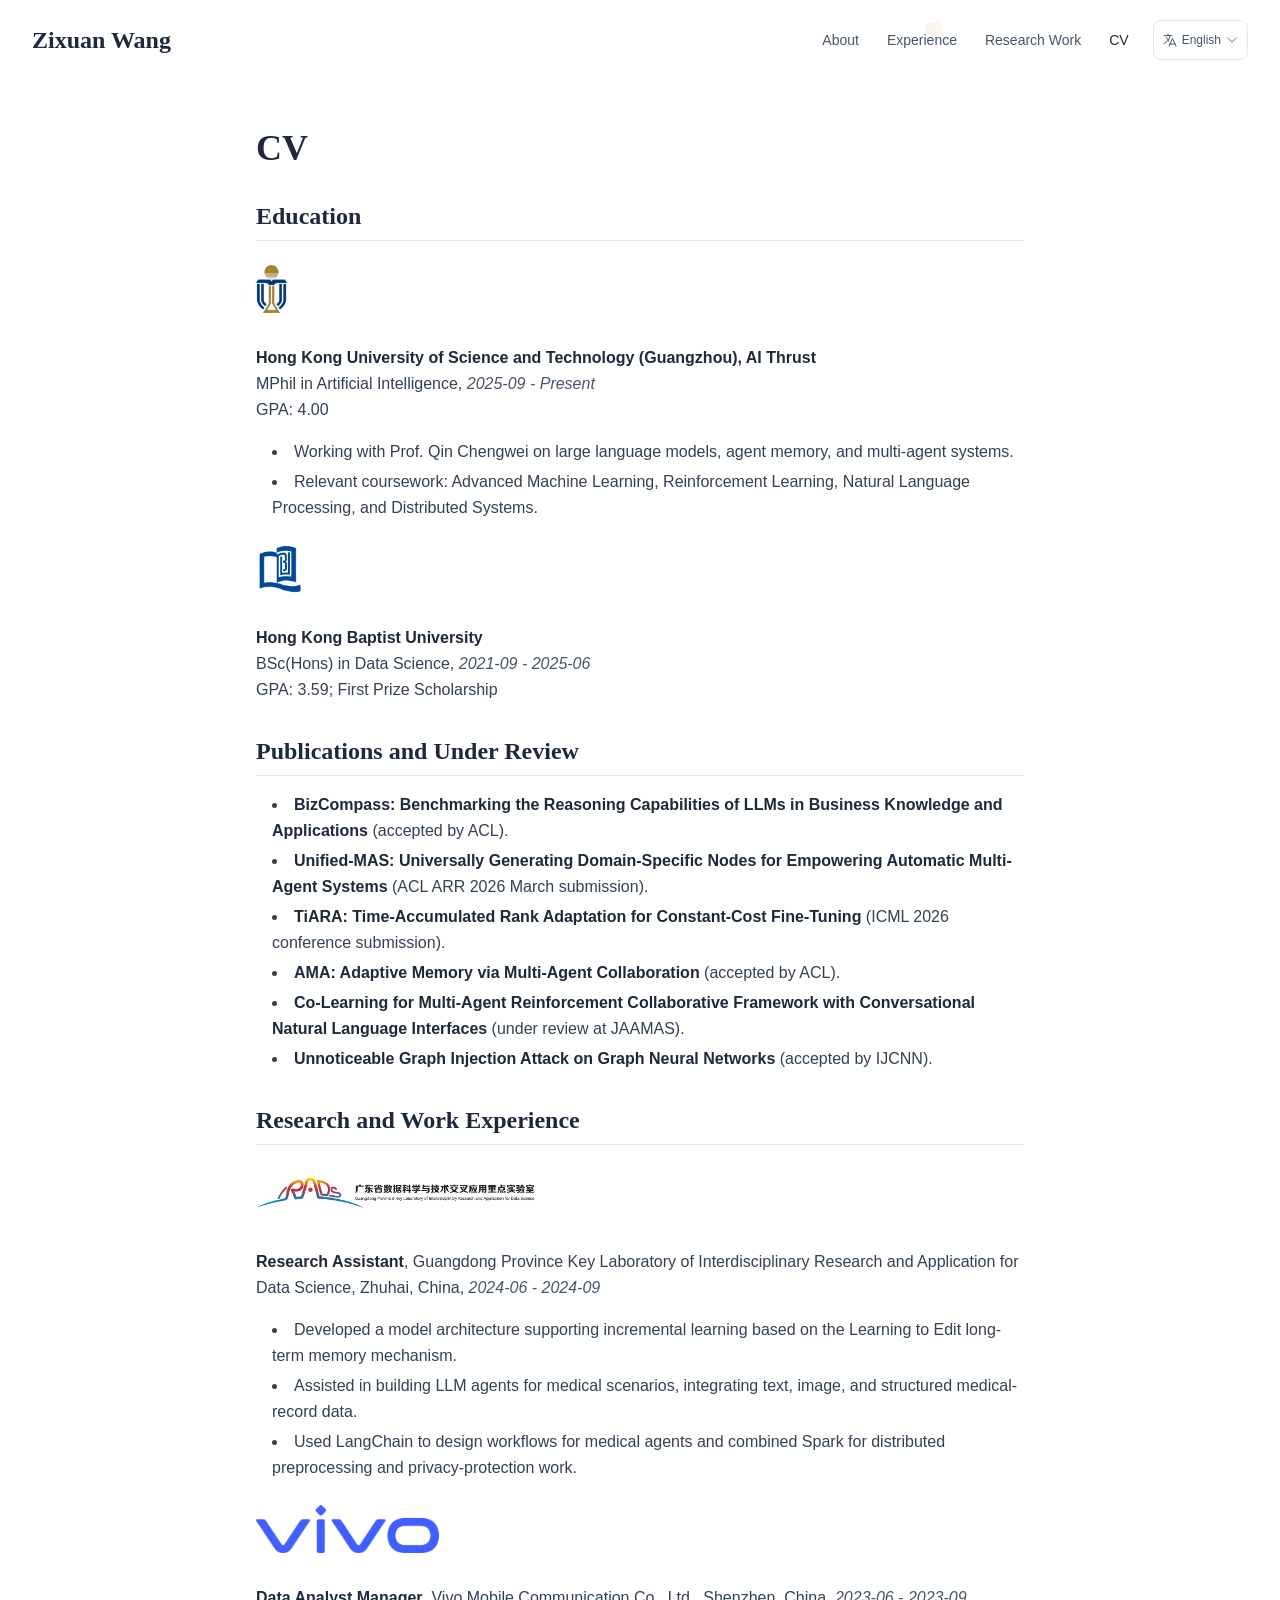
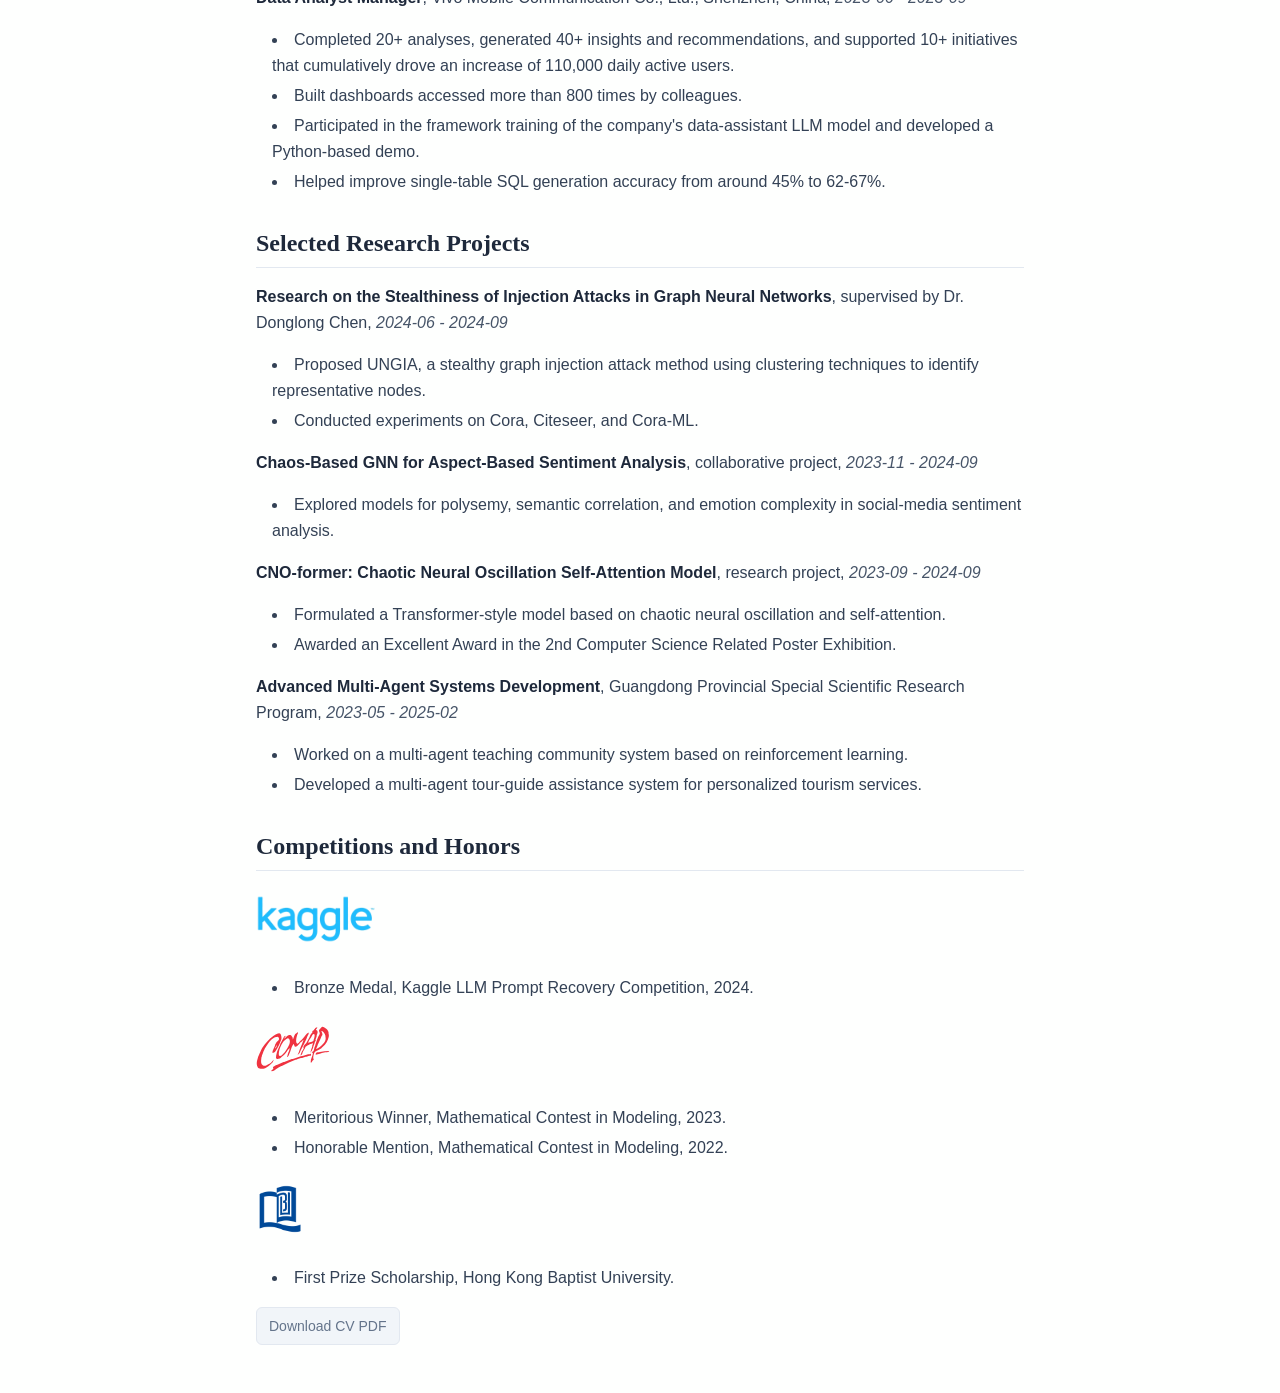
<file: cv/index.html>
<!DOCTYPE html><html lang="en" class="scroll-smooth"><head><meta charSet="utf-8"/><meta name="viewport" content="width=device-width, initial-scale=1"/><link rel="stylesheet" href="/_next/static/css/9772e3899233072a.css" data-precedence="next"/><link rel="preload" as="script" fetchPriority="low" href="/_next/static/chunks/webpack-679b75d1c4c2027c.js"/><script src="/_next/static/chunks/4bd1b696-70b6d399998de86a.js" async=""></script><script src="/_next/static/chunks/684-5aaa8290a129f299.js" async=""></script><script src="/_next/static/chunks/main-app-48df41e1fe3d315a.js" async=""></script><script src="/_next/static/chunks/461-a9a5d7b05a71d978.js" async=""></script><script src="/_next/static/chunks/874-6cc630662f3664af.js" async=""></script><script src="/_next/static/chunks/139-2f7e8a8730169ff1.js" async=""></script><script src="/_next/static/chunks/app/layout-cc11267278e5d573.js" async=""></script><script src="/_next/static/chunks/178-595a94b9af1e67b5.js" async=""></script><script src="/_next/static/chunks/748-b9bdb65d88768cea.js" async=""></script><script src="/_next/static/chunks/app/%5Bslug%5D/page-0e052336a2ec342e.js" async=""></script><link rel="icon" href="/favicon.svg" type="image/svg+xml"/><script>
              try {
                const theme = localStorage.getItem('theme-storage');
                const parsed = theme ? JSON.parse(theme) : null;
                const setting = parsed?.state?.theme || 'system';
                const prefersDark = typeof window !== 'undefined' && window.matchMedia && window.matchMedia('(prefers-color-scheme: dark)').matches;
                const effective = setting === 'dark' ? 'dark' : (setting === 'light' ? 'light' : (prefersDark ? 'dark' : 'light'));
                var root = document.documentElement;
                root.classList.add(effective);
                root.setAttribute('data-theme', effective);
              } catch (e) {
                var root = document.documentElement;
                root.classList.add('light');
                root.setAttribute('data-theme', 'light');
              }
            </script><script>
    try {
      const cfg = {"enabled":true,"locales":["zh","en"],"defaultLocale":"en","mode":"fixed","fixedLocale":"en","persist":false,"switcher":true,"labels":{"zh":"中文","en":"English"}};
      const storageKey = 'locale-storage';
      const normalize = (value) => typeof value === 'string' ? value.trim().replace('_', '-').toLowerCase() : '';
      const matchLocale = (candidate) => {
        const normalized = normalize(candidate);
        if (!normalized) return null;
        if (cfg.locales.includes(normalized)) return normalized;
        const language = normalized.split('-')[0];
        if (cfg.locales.includes(language)) return language;
        return null;
      };

      let resolved = null;

      if (cfg.persist) {
        resolved = matchLocale(localStorage.getItem(storageKey));
      }

      if (!resolved) {
        if (cfg.mode === 'fixed') {
          resolved = cfg.fixedLocale;
        } else {
          resolved = matchLocale(navigator.language);
        }
      }

      if (!resolved) {
        resolved = cfg.defaultLocale;
      }

      const root = document.documentElement;
      root.lang = resolved;
      root.setAttribute('data-locale', resolved);

      if (cfg.persist) {
        localStorage.setItem(storageKey, resolved);
      }
    } catch (e) {
      const root = document.documentElement;
      root.lang = 'en';
      root.setAttribute('data-locale', 'en');
    }
  </script><title>CV | Zixuan Wang</title><meta name="author" content="Zixuan Wang"/><meta name="keywords" content="Zixuan Wang,PhD,Research,HKUST(GZ) AI Thrust"/><meta name="creator" content="Zixuan Wang"/><meta name="publisher" content="Zixuan Wang"/><meta property="og:title" content="Zixuan Wang"/><meta property="og:description" content="MPhil student in Artificial Intelligence at HKUST(GZ), working on large language models, agent memory, and multi-agent systems."/><meta property="og:site_name" content="Zixuan Wang&#x27;s Academic Website"/><meta property="og:locale" content="en_US"/><meta property="og:type" content="website"/><meta name="twitter:card" content="summary"/><meta name="twitter:title" content="Zixuan Wang"/><meta name="twitter:description" content="MPhil student in Artificial Intelligence at HKUST(GZ), working on large language models, agent memory, and multi-agent systems."/><link rel="icon" href="/favicon.svg"/><script>document.querySelectorAll('body link[rel="icon"], body link[rel="apple-touch-icon"]').forEach(el => document.head.appendChild(el))</script><script src="/_next/static/chunks/polyfills-42372ed130431b0a.js" noModule=""></script></head><body class="font-sans antialiased"><div style="visibility:hidden"><nav class="fixed top-0 left-0 right-0 z-50" data-headlessui-state=""><div class="transition-all duration-300 ease-out bg-transparent" style="transform:translateY(-100px)"><div class="max-w-7xl mx-auto px-4 sm:px-6 lg:px-8"><div class="flex justify-between items-center h-16 lg:h-20"><div class="flex-shrink-0" tabindex="0"><a class="text-xl lg:text-2xl font-serif font-semibold text-primary hover:text-accent transition-colors duration-200" href="/">Zixuan Wang</a></div><div class="hidden lg:block"><div class="ml-10 flex items-center space-x-3"><div class="relative flex items-baseline space-x-1"><a data-nav-href="/" class="relative px-3 py-2 text-sm font-medium rounded-lg transition-colors duration-150 text-neutral-600" href="/">About</a><a data-nav-href="/experience" class="relative px-3 py-2 text-sm font-medium rounded-lg transition-colors duration-150 text-neutral-600" href="/experience/">Experience</a><a data-nav-href="/research" class="relative px-3 py-2 text-sm font-medium rounded-lg transition-colors duration-150 text-neutral-600" href="/research/">Research Work</a><a data-nav-href="/cv" class="relative px-3 py-2 text-sm font-medium rounded-lg transition-colors duration-150 text-primary" href="/cv/">CV</a></div><div class="flex items-center justify-center w-14 h-10 rounded-lg border border-neutral-200 dark:border-[rgba(148,163,184,0.24)] bg-background dark:bg-neutral-800"><div class="w-6 h-4 rounded bg-neutral-300 animate-pulse"></div></div></div></div><div class="lg:hidden flex items-center space-x-2"><div class="flex items-center justify-center w-14 h-10 rounded-lg border border-neutral-200 dark:border-[rgba(148,163,184,0.24)] bg-background dark:bg-neutral-800"><div class="w-6 h-4 rounded bg-neutral-300 animate-pulse"></div></div><button class="inline-flex items-center justify-center p-2 rounded-md text-neutral-600 hover:text-primary hover:bg-neutral-100 dark:hover:bg-neutral-800 focus:outline-none focus:ring-2 focus:ring-inset focus:ring-accent transition-colors duration-200" id="headlessui-disclosure-button-«R5pdb»" type="button" aria-expanded="false" data-headlessui-state=""><span class="sr-only">Open main menu</span><div><svg xmlns="http://www.w3.org/2000/svg" fill="none" viewBox="0 0 24 24" stroke-width="1.5" stroke="currentColor" aria-hidden="true" data-slot="icon" class="block h-6 w-6"><path stroke-linecap="round" stroke-linejoin="round" d="M3.75 6.75h16.5M3.75 12h16.5m-16.5 5.25h16.5"></path></svg></div></button></div></div></div></div></nav><main class="min-h-screen pt-16 lg:pt-20"><div class="max-w-4xl mx-auto px-4 sm:px-6 lg:px-8 py-12"><div class="max-w-3xl mx-auto" style="opacity:0;transform:translateY(20px)"><h1 class="text-4xl font-serif font-bold text-primary mb-4">CV</h1><div class="text-neutral-700 dark:text-neutral-600 leading-relaxed"><h2 class="text-2xl font-serif font-bold text-primary mt-8 mb-4 border-b border-neutral-200 dark:border-neutral-800 pb-2">Education</h2>
<p class="mb-4 last:mb-0"><span class="relative inline-block h-12 w-full max-w-[280px] my-2"><img alt="" loading="lazy" decoding="async" data-nimg="fill" class="object-contain object-left" style="position:absolute;height:100%;width:100%;left:0;top:0;right:0;bottom:0;color:transparent" src="/logos/hkust.png"/></span></p>
<p class="mb-4 last:mb-0"><strong class="font-semibold text-primary">Hong Kong University of Science and Technology (Guangzhou), AI Thrust</strong><br/>
<!-- -->MPhil in Artificial Intelligence, <em class="italic text-neutral-600 dark:text-neutral-500">2025-09 - Present</em><br/>
<!-- -->GPA: 4.00</p>
<ul class="list-disc list-inside mb-4 space-y-1 ml-4">
<li class="mb-1">Working with Prof. Qin Chengwei on large language models, agent memory, and multi-agent systems.</li>
<li class="mb-1">Relevant coursework: Advanced Machine Learning, Reinforcement Learning, Natural Language Processing, and Distributed Systems.</li>
</ul>
<p class="mb-4 last:mb-0"><span class="relative inline-block h-12 w-full max-w-[280px] my-2"><img alt="" loading="lazy" decoding="async" data-nimg="fill" class="object-contain object-left" style="position:absolute;height:100%;width:100%;left:0;top:0;right:0;bottom:0;color:transparent" src="/logos/hkbu-wordmark.png"/></span></p>
<p class="mb-4 last:mb-0"><strong class="font-semibold text-primary">Hong Kong Baptist University</strong><br/>
<!-- -->BSc(Hons) in Data Science, <em class="italic text-neutral-600 dark:text-neutral-500">2021-09 - 2025-06</em><br/>
<!-- -->GPA: 3.59; First Prize Scholarship</p>
<h2 class="text-2xl font-serif font-bold text-primary mt-8 mb-4 border-b border-neutral-200 dark:border-neutral-800 pb-2">Publications and Under Review</h2>
<ul class="list-disc list-inside mb-4 space-y-1 ml-4">
<li class="mb-1"><strong class="font-semibold text-primary">BizCompass: Benchmarking the Reasoning Capabilities of LLMs in Business Knowledge and Applications</strong> (accepted by ACL).</li>
<li class="mb-1"><strong class="font-semibold text-primary">Unified-MAS: Universally Generating Domain-Specific Nodes for Empowering Automatic Multi-Agent Systems</strong> (ACL ARR 2026 March submission).</li>
<li class="mb-1"><strong class="font-semibold text-primary">TiARA: Time-Accumulated Rank Adaptation for Constant-Cost Fine-Tuning</strong> (ICML 2026 conference submission).</li>
<li class="mb-1"><strong class="font-semibold text-primary">AMA: Adaptive Memory via Multi-Agent Collaboration</strong> (accepted by ACL).</li>
<li class="mb-1"><strong class="font-semibold text-primary">Co-Learning for Multi-Agent Reinforcement Collaborative Framework with Conversational Natural Language Interfaces</strong> (under review at JAAMAS).</li>
<li class="mb-1"><strong class="font-semibold text-primary">Unnoticeable Graph Injection Attack on Graph Neural Networks</strong> (accepted by IJCNN).</li>
</ul>
<h2 class="text-2xl font-serif font-bold text-primary mt-8 mb-4 border-b border-neutral-200 dark:border-neutral-800 pb-2">Research and Work Experience</h2>
<p class="mb-4 last:mb-0"><span class="relative inline-block h-12 w-full max-w-[280px] my-2"><img alt="" loading="lazy" decoding="async" data-nimg="fill" class="object-contain object-left" style="position:absolute;height:100%;width:100%;left:0;top:0;right:0;bottom:0;color:transparent" src="/logos/irads-lab.png"/></span></p>
<p class="mb-4 last:mb-0"><strong class="font-semibold text-primary">Research Assistant</strong>, Guangdong Province Key Laboratory of Interdisciplinary Research and Application for Data Science, Zhuhai, China, <em class="italic text-neutral-600 dark:text-neutral-500">2024-06 - 2024-09</em></p>
<ul class="list-disc list-inside mb-4 space-y-1 ml-4">
<li class="mb-1">Developed a model architecture supporting incremental learning based on the Learning to Edit long-term memory mechanism.</li>
<li class="mb-1">Assisted in building LLM agents for medical scenarios, integrating text, image, and structured medical-record data.</li>
<li class="mb-1">Used LangChain to design workflows for medical agents and combined Spark for distributed preprocessing and privacy-protection work.</li>
</ul>
<p class="mb-4 last:mb-0"><span class="relative inline-block h-12 w-full max-w-[280px] my-2"><img alt="" loading="lazy" decoding="async" data-nimg="fill" class="object-contain object-left" style="position:absolute;height:100%;width:100%;left:0;top:0;right:0;bottom:0;color:transparent" src="/logos/vivo.png"/></span></p>
<p class="mb-4 last:mb-0"><strong class="font-semibold text-primary">Data Analyst Manager</strong>, Vivo Mobile Communication Co., Ltd., Shenzhen, China, <em class="italic text-neutral-600 dark:text-neutral-500">2023-06 - 2023-09</em></p>
<ul class="list-disc list-inside mb-4 space-y-1 ml-4">
<li class="mb-1">Completed 20+ analyses, generated 40+ insights and recommendations, and supported 10+ initiatives that cumulatively drove an increase of 110,000 daily active users.</li>
<li class="mb-1">Built dashboards accessed more than 800 times by colleagues.</li>
<li class="mb-1">Participated in the framework training of the company&#x27;s data-assistant LLM model and developed a Python-based demo.</li>
<li class="mb-1">Helped improve single-table SQL generation accuracy from around 45% to 62-67%.</li>
</ul>
<h2 class="text-2xl font-serif font-bold text-primary mt-8 mb-4 border-b border-neutral-200 dark:border-neutral-800 pb-2">Selected Research Projects</h2>
<p class="mb-4 last:mb-0"><strong class="font-semibold text-primary">Research on the Stealthiness of Injection Attacks in Graph Neural Networks</strong>, supervised by Dr. Donglong Chen, <em class="italic text-neutral-600 dark:text-neutral-500">2024-06 - 2024-09</em></p>
<ul class="list-disc list-inside mb-4 space-y-1 ml-4">
<li class="mb-1">Proposed UNGIA, a stealthy graph injection attack method using clustering techniques to identify representative nodes.</li>
<li class="mb-1">Conducted experiments on Cora, Citeseer, and Cora-ML.</li>
</ul>
<p class="mb-4 last:mb-0"><strong class="font-semibold text-primary">Chaos-Based GNN for Aspect-Based Sentiment Analysis</strong>, collaborative project, <em class="italic text-neutral-600 dark:text-neutral-500">2023-11 - 2024-09</em></p>
<ul class="list-disc list-inside mb-4 space-y-1 ml-4">
<li class="mb-1">Explored models for polysemy, semantic correlation, and emotion complexity in social-media sentiment analysis.</li>
</ul>
<p class="mb-4 last:mb-0"><strong class="font-semibold text-primary">CNO-former: Chaotic Neural Oscillation Self-Attention Model</strong>, research project, <em class="italic text-neutral-600 dark:text-neutral-500">2023-09 - 2024-09</em></p>
<ul class="list-disc list-inside mb-4 space-y-1 ml-4">
<li class="mb-1">Formulated a Transformer-style model based on chaotic neural oscillation and self-attention.</li>
<li class="mb-1">Awarded an Excellent Award in the 2nd Computer Science Related Poster Exhibition.</li>
</ul>
<p class="mb-4 last:mb-0"><strong class="font-semibold text-primary">Advanced Multi-Agent Systems Development</strong>, Guangdong Provincial Special Scientific Research Program, <em class="italic text-neutral-600 dark:text-neutral-500">2023-05 - 2025-02</em></p>
<ul class="list-disc list-inside mb-4 space-y-1 ml-4">
<li class="mb-1">Worked on a multi-agent teaching community system based on reinforcement learning.</li>
<li class="mb-1">Developed a multi-agent tour-guide assistance system for personalized tourism services.</li>
</ul>
<h2 class="text-2xl font-serif font-bold text-primary mt-8 mb-4 border-b border-neutral-200 dark:border-neutral-800 pb-2">Competitions and Honors</h2>
<p class="mb-4 last:mb-0"><span class="relative inline-block h-12 w-full max-w-[280px] my-2"><img alt="" loading="lazy" decoding="async" data-nimg="fill" class="object-contain object-left" style="position:absolute;height:100%;width:100%;left:0;top:0;right:0;bottom:0;color:transparent" src="/logos/kaggle.png"/></span></p>
<ul class="list-disc list-inside mb-4 space-y-1 ml-4">
<li class="mb-1">Bronze Medal, Kaggle LLM Prompt Recovery Competition, 2024.</li>
</ul>
<p class="mb-4 last:mb-0"><span class="relative inline-block h-12 w-full max-w-[280px] my-2"><img alt="" loading="lazy" decoding="async" data-nimg="fill" class="object-contain object-left" style="position:absolute;height:100%;width:100%;left:0;top:0;right:0;bottom:0;color:transparent" src="/logos/comap.svg"/></span></p>
<ul class="list-disc list-inside mb-4 space-y-1 ml-4">
<li class="mb-1">Meritorious Winner, Mathematical Contest in Modeling, 2023.</li>
<li class="mb-1">Honorable Mention, Mathematical Contest in Modeling, 2022.</li>
</ul>
<p class="mb-4 last:mb-0"><span class="relative inline-block h-12 w-full max-w-[280px] my-2"><img alt="" loading="lazy" decoding="async" data-nimg="fill" class="object-contain object-left" style="position:absolute;height:100%;width:100%;left:0;top:0;right:0;bottom:0;color:transparent" src="/logos/hkbu-wordmark.png"/></span></p>
<ul class="list-disc list-inside mb-4 space-y-1 ml-4">
<li class="mb-1">First Prize Scholarship, Hong Kong Baptist University.</li>
</ul>
<p class="mb-4 last:mb-0"><span role="link" aria-disabled="true" class="inline-flex cursor-not-allowed select-none items-center rounded-md border border-neutral-200 bg-neutral-100 px-3 py-2 text-sm font-medium text-neutral-500 dark:border-neutral-800 dark:bg-neutral-900 dark:text-neutral-600">Download CV PDF</span></p></div></div></div><!--$--><!--/$--><!--$--><!--/$--></main></div><script src="/_next/static/chunks/webpack-679b75d1c4c2027c.js" async=""></script><script>(self.__next_f=self.__next_f||[]).push([0])</script><script>self.__next_f.push([1,"1:\"$Sreact.fragment\"\n3:I[5783,[\"461\",\"static/chunks/461-a9a5d7b05a71d978.js\",\"874\",\"static/chunks/874-6cc630662f3664af.js\",\"139\",\"static/chunks/139-2f7e8a8730169ff1.js\",\"177\",\"static/chunks/app/layout-cc11267278e5d573.js\"],\"ThemeProvider\"]\n4:I[310,[\"461\",\"static/chunks/461-a9a5d7b05a71d978.js\",\"874\",\"static/chunks/874-6cc630662f3664af.js\",\"139\",\"static/chunks/139-2f7e8a8730169ff1.js\",\"177\",\"static/chunks/app/layout-cc11267278e5d573.js\"],\"LocaleProvider\"]\n5:I[7734,[\"461\",\"static/chunks/461-a9a5d7b05a71d978.js\",\"874\",\"static/chunks/874-6cc630662f3664af.js\",\"139\",\"static/chunks/139-2f7e8a8730169ff1.js\",\"177\",\"static/chunks/app/layout-cc11267278e5d573.js\"],\"default\"]\n6:I[7555,[],\"\"]\n7:I[1295,[],\"\"]\n9:I[9665,[],\"MetadataBoundary\"]\nb:I[9665,[],\"OutletBoundary\"]\ne:I[4911,[],\"AsyncMetadataOutlet\"]\n10:I[9665,[],\"ViewportBoundary\"]\n12:I[6614,[],\"\"]\n:HL[\"/_next/static/css/9772e3899233072a.css\",\"style\"]\n2:T592,\n    try {\n      const cfg = {\"enabled\":true,\"locales\":[\"zh\",\"en\"],\"defaultLocale\":\"en\",\"mode\":\"fixed\",\"fixedLocale\":\"en\",\"persist\":false,\"switcher\":true,\"labels\":{\"zh\":\"中文\",\"en\":\"English\"}};\n      const storageKey = 'locale-storage';\n      const normalize = (value) =\u003e typeof value === 'string' ? value.trim().replace('_', '-').toLowerCase() : '';\n      const matchLocale = (candidate) =\u003e {\n        const normalized = normalize(candidate);\n        if (!normalized) return null;\n        if (cfg.locales.includes(normalized)) return normalized;\n        const language = normalized.split('-')[0];\n        if (cfg.locales.includes(language)) return language;\n        return null;\n      };\n\n      let resolved = null;\n\n      if (cfg.persist) {\n        resolved = matchLocale(localStorage.getItem(storageKey));\n      }\n\n      if (!resolved) {\n        if (cfg.mode === 'fixed') {\n          resolved = cfg.fixedLocale;\n        } else {\n          resolved = matchLocale(navigator.language);\n        }\n      }\n\n      if (!resolved) {\n        resolved = cfg.defaultLocale;\n      }\n\n      const root = document.documentElement;\n      root.lang"])</script><script>self.__next_f.push([1," = resolved;\n      root.setAttribute('data-locale', resolved);\n\n      if (cfg.persist) {\n        localStorage.setItem(storageKey, resolved);\n      }\n    } catch (e) {\n      const root = document.documentElement;\n      root.lang = 'en';\n      root.setAttribute('data-locale', 'en');\n    }\n  "])</script><script>self.__next_f.push([1,"0:{\"P\":null,\"b\":\"GhlbBGsX7Vruj2gZn7rs4\",\"p\":\"\",\"c\":[\"\",\"cv\",\"\"],\"i\":false,\"f\":[[[\"\",{\"children\":[[\"slug\",\"cv\",\"d\"],{\"children\":[\"__PAGE__\",{}]}]},\"$undefined\",\"$undefined\",true],[\"\",[\"$\",\"$1\",\"c\",{\"children\":[[[\"$\",\"link\",\"0\",{\"rel\":\"stylesheet\",\"href\":\"/_next/static/css/9772e3899233072a.css\",\"precedence\":\"next\",\"crossOrigin\":\"$undefined\",\"nonce\":\"$undefined\"}]],[\"$\",\"html\",null,{\"lang\":\"en\",\"className\":\"scroll-smooth\",\"suppressHydrationWarning\":true,\"children\":[[\"$\",\"head\",null,{\"children\":[[\"$\",\"link\",null,{\"rel\":\"icon\",\"href\":\"/favicon.svg\",\"type\":\"image/svg+xml\"}],[\"$\",\"script\",null,{\"dangerouslySetInnerHTML\":{\"__html\":\"\\n              try {\\n                const theme = localStorage.getItem('theme-storage');\\n                const parsed = theme ? JSON.parse(theme) : null;\\n                const setting = parsed?.state?.theme || 'system';\\n                const prefersDark = typeof window !== 'undefined' \u0026\u0026 window.matchMedia \u0026\u0026 window.matchMedia('(prefers-color-scheme: dark)').matches;\\n                const effective = setting === 'dark' ? 'dark' : (setting === 'light' ? 'light' : (prefersDark ? 'dark' : 'light'));\\n                var root = document.documentElement;\\n                root.classList.add(effective);\\n                root.setAttribute('data-theme', effective);\\n              } catch (e) {\\n                var root = document.documentElement;\\n                root.classList.add('light');\\n                root.setAttribute('data-theme', 'light');\\n              }\\n            \"}}],[\"$\",\"script\",null,{\"dangerouslySetInnerHTML\":{\"__html\":\"$2\"}}]]}],[\"$\",\"body\",null,{\"className\":\"font-sans antialiased\",\"children\":[\"$\",\"$L3\",null,{\"children\":[\"$\",\"$L4\",null,{\"config\":{\"enabled\":true,\"locales\":[\"zh\",\"en\"],\"defaultLocale\":\"en\",\"mode\":\"fixed\",\"fixedLocale\":\"en\",\"persist\":false,\"switcher\":true,\"labels\":{\"zh\":\"中文\",\"en\":\"English\"}},\"children\":[[\"$\",\"$L5\",null,{\"items\":[{\"title\":\"About\",\"type\":\"page\",\"target\":\"about\",\"href\":\"/\"},{\"title\":\"Experience\",\"type\":\"page\",\"target\":\"experience\",\"href\":\"/experience\"},{\"title\":\"Research Work\",\"type\":\"page\",\"target\":\"research\",\"href\":\"/research\"},{\"title\":\"CV\",\"type\":\"page\",\"target\":\"cv\",\"href\":\"/cv\"}],\"siteTitle\":\"Zixuan Wang\",\"enableOnePageMode\":false,\"i18n\":\"$0:f:0:1:1:props:children:1:props:children:1:props:children:props:children:props:config\",\"itemsByLocale\":{\"zh\":[{\"title\":\"关于我\",\"type\":\"page\",\"target\":\"about\",\"href\":\"/\"},{\"title\":\"实习与经历\",\"type\":\"page\",\"target\":\"experience\",\"href\":\"/experience\"},{\"title\":\"研究工作\",\"type\":\"page\",\"target\":\"research\",\"href\":\"/research\"},{\"title\":\"简历\",\"type\":\"page\",\"target\":\"cv\",\"href\":\"/cv\"}],\"en\":[{\"title\":\"About\",\"type\":\"page\",\"target\":\"about\",\"href\":\"/\"},{\"title\":\"Experience\",\"type\":\"page\",\"target\":\"experience\",\"href\":\"/experience\"},{\"title\":\"Research Work\",\"type\":\"page\",\"target\":\"research\",\"href\":\"/research\"},{\"title\":\"CV\",\"type\":\"page\",\"target\":\"cv\",\"href\":\"/cv\"}]},\"siteTitleByLocale\":{\"zh\":\"Zixuan Wang\",\"en\":\"Zixuan Wang\"}}],[\"$\",\"main\",null,{\"className\":\"min-h-screen pt-16 lg:pt-20\",\"children\":[\"$\",\"$L6\",null,{\"parallelRouterKey\":\"children\",\"error\":\"$undefined\",\"errorStyles\":\"$undefined\",\"errorScripts\":\"$undefined\",\"template\":[\"$\",\"$L7\",null,{}],\"templateStyles\":\"$undefined\",\"templateScripts\":\"$undefined\",\"notFound\":[[[\"$\",\"title\",null,{\"children\":\"404: This page could not be found.\"}],[\"$\",\"div\",null,{\"style\":{\"fontFamily\":\"system-ui,\\\"Segoe UI\\\",Roboto,Helvetica,Arial,sans-serif,\\\"Apple Color Emoji\\\",\\\"Segoe UI Emoji\\\"\",\"height\":\"100vh\",\"textAlign\":\"center\",\"display\":\"flex\",\"flexDirection\":\"column\",\"alignItems\":\"center\",\"justifyContent\":\"center\"},\"children\":[\"$\",\"div\",null,{\"children\":[[\"$\",\"style\",null,{\"dangerouslySetInnerHTML\":{\"__html\":\"body{color:#000;background:#fff;margin:0}.next-error-h1{border-right:1px solid rgba(0,0,0,.3)}@media (prefers-color-scheme:dark){body{color:#fff;background:#000}.next-error-h1{border-right:1px solid rgba(255,255,255,.3)}}\"}}],[\"$\",\"h1\",null,{\"className\":\"next-error-h1\",\"style\":{\"display\":\"inline-block\",\"margin\":\"0 20px 0 0\",\"padding\":\"0 23px 0 0\",\"fontSize\":24,\"fontWeight\":500,\"verticalAlign\":\"top\",\"lineHeight\":\"49px\"},\"children\":404}],[\"$\",\"div\",null,{\"style\":{\"display\":\"inline-block\"},\"children\":[\"$\",\"h2\",null,{\"style\":{\"fontSize\":14,\"fontWeight\":400,\"lineHeight\":\"49px\",\"margin\":0},\"children\":\"This page could not be found.\"}]}]]}]}]],[]],\"forbidden\":\"$undefined\",\"unauthorized\":\"$undefined\"}]}]]}]}]}]]}]]}],{\"children\":[[\"slug\",\"cv\",\"d\"],[\"$\",\"$1\",\"c\",{\"children\":[null,[\"$\",\"$L6\",null,{\"parallelRouterKey\":\"children\",\"error\":\"$undefined\",\"errorStyles\":\"$undefined\",\"errorScripts\":\"$undefined\",\"template\":[\"$\",\"$L7\",null,{}],\"templateStyles\":\"$undefined\",\"templateScripts\":\"$undefined\",\"notFound\":\"$undefined\",\"forbidden\":\"$undefined\",\"unauthorized\":\"$undefined\"}]]}],{\"children\":[\"__PAGE__\",[\"$\",\"$1\",\"c\",{\"children\":[\"$L8\",[\"$\",\"$L9\",null,{\"children\":\"$La\"}],null,[\"$\",\"$Lb\",null,{\"children\":[\"$Lc\",\"$Ld\",[\"$\",\"$Le\",null,{\"promise\":\"$@f\"}]]}]]}],{},null,false]},null,false]},null,false],[\"$\",\"$1\",\"h\",{\"children\":[null,[\"$\",\"$1\",\"3wn_48ykY7l6cDRtaqMLS\",{\"children\":[[\"$\",\"$L10\",null,{\"children\":\"$L11\"}],null]}],null]}],false]],\"m\":\"$undefined\",\"G\":[\"$12\",\"$undefined\"],\"s\":false,\"S\":true}\n"])</script><script>self.__next_f.push([1,"13:\"$Sreact.suspense\"\n14:I[4911,[],\"AsyncMetadata\"]\n16:I[2382,[\"461\",\"static/chunks/461-a9a5d7b05a71d978.js\",\"178\",\"static/chunks/178-595a94b9af1e67b5.js\",\"748\",\"static/chunks/748-b9bdb65d88768cea.js\",\"182\",\"static/chunks/app/%5Bslug%5D/page-0e052336a2ec342e.js\"],\"default\"]\na:[\"$\",\"$13\",null,{\"fallback\":null,\"children\":[\"$\",\"$L14\",null,{\"promise\":\"$@15\"}]}]\n17:Tdd1,"])</script><script>self.__next_f.push([1,"## 教育背景\n\n![](/logos/hkust.png)\n\n**香港科技大学（广州）AI Thrust**  \n人工智能 MPhil，*2025-09 - 至今*  \nGPA：4.00\n\n- 在 Qin Chengwei 教授指导下研究大语言模型、Agent Memory 与多智能体系统。\n- 相关课程：Advanced Machine Learning、Reinforcement Learning、Natural Language Processing、Distributed Systems。\n\n![](/logos/hkbu-seal.png)\n\n**香港浸会大学**  \nData Science BSc(Hons)，*2021-09 - 2025-06*  \nGPA：3.59；First Prize Scholarship\n\n## 论文与在审工作\n\n- **BizCompass: Benchmarking the Reasoning Capabilities of LLMs in Business Knowledge and Applications** (accepted by ACL)。\n- **Unified-MAS: Universally Generating Domain-Specific Nodes for Empowering Automatic Multi-Agent Systems** (ACL ARR 2026 March submission)。\n- **TiARA: Time-Accumulated Rank Adaptation for Constant-Cost Fine-Tuning** (ICML 2026 conference submission)。\n- **AMA: Adaptive Memory via Multi-Agent Collaboration** (accepted by ACL)。\n- **Co-Learning for Multi-Agent Reinforcement Collaborative Framework with Conversational Natural Language Interfaces** (under review at JAAMAS)。\n- **Unnoticeable Graph Injection Attack on Graph Neural Networks** (accepted by IJCNN)。\n\n## 研究与工作经历\n\n![](/logos/irads-lab.png)\n\n**研究助理**，广东省数据科学交叉研究与应用重点实验室，珠海，*2024-06 - 2024-09*\n- 基于 Learning to Edit 长期记忆机制，开发支持增量学习的模型架构。\n- 协助构建医疗场景 LLM Agent，整合文本、图像和结构化病历数据。\n- 使用 LangChain 设计医疗 Agent 工作流，并结合 Spark 进行分布式预处理和隐私保护处理。\n\n![](/logos/vivo.png)\n\n**数据分析经理实习**，维沃移动通信有限公司，深圳，*2023-06 - 2023-09*\n- 完成 20+ 个产品分析，产出 40+ 条洞察与建议，推动 10+ 项方案落地，累计带来 11 万日活增长。\n- 建立数据指标评估方法并搭建看板，被同事访问 800+ 次。\n- 参与公司数据助手 LLM 模型框架训练，开发 Python Demo。\n- 参与 SQL 生成和可视化代码评估，帮助提升单表 SQL 生成准确率。\n\n## 代表性研究项目\n\n**图神经网络注入攻击的隐蔽性研究**，Dr. Donglong Chen 指导，*2024-06 - 2024-09*\n- 提出 UNGIA 隐蔽图注入攻击方法，利用聚类技术识别代表性节点。\n- 在 Cora、Citeseer 和 Cora-ML 等数据集上进行实验验证。\n\n**Chaos-Based GNN for Aspect-Based Sentiment Analysis**，合作项目，*2023-11 - 2024-09*\n- 探索社交媒体方面级情感分析中的一词多义、语义关联和复杂情感建模问题。\n\n**CNO-former: Chaotic Neural Oscillation Self-Attention Model**，研究项目，*2023-09 - 2024-09*\n- 将混沌神经振荡机制与自注意力结构结合，探索降低计算成本和减少信息损失的方法。\n- 获得第二届计算机科学相关海报展 Excellent Award。\n\n**Advanced Multi-Agent Systems Development**，广东省特殊科研计划，*2023-05 - 2025-02*\n- 参与基于强化学习的多智能体教学社区系统。\n- 开发面向个性化旅游服务的多智能体导览辅助系统。\n\n## 竞赛与荣誉\n\n![](/logos/kaggle.png)\n\n- Kaggle LLM Prompt Recovery Competition Bronze Medal，2024。\n\n![](/logos/comap.svg)\n\n- Mathematical Contest in Modeling Meritorious Winner，2023。\n- Mathematical Contest in Modeling Honorable Mention，2022。\n\n![](/logos/hkbu-wordmark.png)\n\n- 香港浸会大学 First Prize Scholarship。\n\n[下载 CV PDF](#cv-unavailable)\n"])</script><script>self.__next_f.push([1,"18:Tf6f,"])</script><script>self.__next_f.push([1,"## Education\n\n![](/logos/hkust.png)\n\n**Hong Kong University of Science and Technology (Guangzhou), AI Thrust**  \nMPhil in Artificial Intelligence, *2025-09 - Present*  \nGPA: 4.00\n\n- Working with Prof. Qin Chengwei on large language models, agent memory, and multi-agent systems.\n- Relevant coursework: Advanced Machine Learning, Reinforcement Learning, Natural Language Processing, and Distributed Systems.\n\n![](/logos/hkbu-wordmark.png)\n\n**Hong Kong Baptist University**  \nBSc(Hons) in Data Science, *2021-09 - 2025-06*  \nGPA: 3.59; First Prize Scholarship\n\n## Publications and Under Review\n\n- **BizCompass: Benchmarking the Reasoning Capabilities of LLMs in Business Knowledge and Applications** (accepted by ACL).\n- **Unified-MAS: Universally Generating Domain-Specific Nodes for Empowering Automatic Multi-Agent Systems** (ACL ARR 2026 March submission).\n- **TiARA: Time-Accumulated Rank Adaptation for Constant-Cost Fine-Tuning** (ICML 2026 conference submission).\n- **AMA: Adaptive Memory via Multi-Agent Collaboration** (accepted by ACL).\n- **Co-Learning for Multi-Agent Reinforcement Collaborative Framework with Conversational Natural Language Interfaces** (under review at JAAMAS).\n- **Unnoticeable Graph Injection Attack on Graph Neural Networks** (accepted by IJCNN).\n\n## Research and Work Experience\n\n![](/logos/irads-lab.png)\n\n**Research Assistant**, Guangdong Province Key Laboratory of Interdisciplinary Research and Application for Data Science, Zhuhai, China, *2024-06 - 2024-09*\n- Developed a model architecture supporting incremental learning based on the Learning to Edit long-term memory mechanism.\n- Assisted in building LLM agents for medical scenarios, integrating text, image, and structured medical-record data.\n- Used LangChain to design workflows for medical agents and combined Spark for distributed preprocessing and privacy-protection work.\n\n![](/logos/vivo.png)\n\n**Data Analyst Manager**, Vivo Mobile Communication Co., Ltd., Shenzhen, China, *2023-06 - 2023-09*\n- Completed 20+ analyses, generated 40+ insights and recommendations, and supported 10+ initiatives that cumulatively drove an increase of 110,000 daily active users.\n- Built dashboards accessed more than 800 times by colleagues.\n- Participated in the framework training of the company's data-assistant LLM model and developed a Python-based demo.\n- Helped improve single-table SQL generation accuracy from around 45% to 62-67%.\n\n## Selected Research Projects\n\n**Research on the Stealthiness of Injection Attacks in Graph Neural Networks**, supervised by Dr. Donglong Chen, *2024-06 - 2024-09*\n- Proposed UNGIA, a stealthy graph injection attack method using clustering techniques to identify representative nodes.\n- Conducted experiments on Cora, Citeseer, and Cora-ML.\n\n**Chaos-Based GNN for Aspect-Based Sentiment Analysis**, collaborative project, *2023-11 - 2024-09*\n- Explored models for polysemy, semantic correlation, and emotion complexity in social-media sentiment analysis.\n\n**CNO-former: Chaotic Neural Oscillation Self-Attention Model**, research project, *2023-09 - 2024-09*\n- Formulated a Transformer-style model based on chaotic neural oscillation and self-attention.\n- Awarded an Excellent Award in the 2nd Computer Science Related Poster Exhibition.\n\n**Advanced Multi-Agent Systems Development**, Guangdong Provincial Special Scientific Research Program, *2023-05 - 2025-02*\n- Worked on a multi-agent teaching community system based on reinforcement learning.\n- Developed a multi-agent tour-guide assistance system for personalized tourism services.\n\n## Competitions and Honors\n\n![](/logos/kaggle.png)\n\n- Bronze Medal, Kaggle LLM Prompt Recovery Competition, 2024.\n\n![](/logos/comap.svg)\n\n- Meritorious Winner, Mathematical Contest in Modeling, 2023.\n- Honorable Mention, Mathematical Contest in Modeling, 2022.\n\n![](/logos/hkbu-wordmark.png)\n\n- First Prize Scholarship, Hong Kong Baptist University.\n\n[Download CV PDF](#cv-unavailable)\n"])</script><script>self.__next_f.push([1,"8:[\"$\",\"$L16\",null,{\"dataByLocale\":{\"zh\":{\"type\":\"text\",\"config\":{\"type\":\"text\",\"title\":\"简历\",\"source\":\"cv.md\"},\"content\":\"$17\"},\"en\":{\"type\":\"text\",\"config\":{\"type\":\"text\",\"title\":\"CV\",\"source\":\"cv.md\"},\"content\":\"$18\"}},\"defaultLocale\":\"en\"}]\n"])</script><script>self.__next_f.push([1,"d:null\n"])</script><script>self.__next_f.push([1,"11:[[\"$\",\"meta\",\"0\",{\"charSet\":\"utf-8\"}],[\"$\",\"meta\",\"1\",{\"name\":\"viewport\",\"content\":\"width=device-width, initial-scale=1\"}]]\nc:null\n"])</script><script>self.__next_f.push([1,"15:{\"metadata\":[[\"$\",\"title\",\"0\",{\"children\":\"CV | Zixuan Wang\"}],[\"$\",\"meta\",\"1\",{\"name\":\"author\",\"content\":\"Zixuan Wang\"}],[\"$\",\"meta\",\"2\",{\"name\":\"keywords\",\"content\":\"Zixuan Wang,PhD,Research,HKUST(GZ) AI Thrust\"}],[\"$\",\"meta\",\"3\",{\"name\":\"creator\",\"content\":\"Zixuan Wang\"}],[\"$\",\"meta\",\"4\",{\"name\":\"publisher\",\"content\":\"Zixuan Wang\"}],[\"$\",\"meta\",\"5\",{\"property\":\"og:title\",\"content\":\"Zixuan Wang\"}],[\"$\",\"meta\",\"6\",{\"property\":\"og:description\",\"content\":\"MPhil student in Artificial Intelligence at HKUST(GZ), working on large language models, agent memory, and multi-agent systems.\"}],[\"$\",\"meta\",\"7\",{\"property\":\"og:site_name\",\"content\":\"Zixuan Wang's Academic Website\"}],[\"$\",\"meta\",\"8\",{\"property\":\"og:locale\",\"content\":\"en_US\"}],[\"$\",\"meta\",\"9\",{\"property\":\"og:type\",\"content\":\"website\"}],[\"$\",\"meta\",\"10\",{\"name\":\"twitter:card\",\"content\":\"summary\"}],[\"$\",\"meta\",\"11\",{\"name\":\"twitter:title\",\"content\":\"Zixuan Wang\"}],[\"$\",\"meta\",\"12\",{\"name\":\"twitter:description\",\"content\":\"MPhil student in Artificial Intelligence at HKUST(GZ), working on large language models, agent memory, and multi-agent systems.\"}],[\"$\",\"link\",\"13\",{\"rel\":\"icon\",\"href\":\"/favicon.svg\"}]],\"error\":null,\"digest\":\"$undefined\"}\nf:{\"metadata\":\"$15:metadata\",\"error\":null,\"digest\":\"$undefined\"}\n"])</script></body></html>
</file>
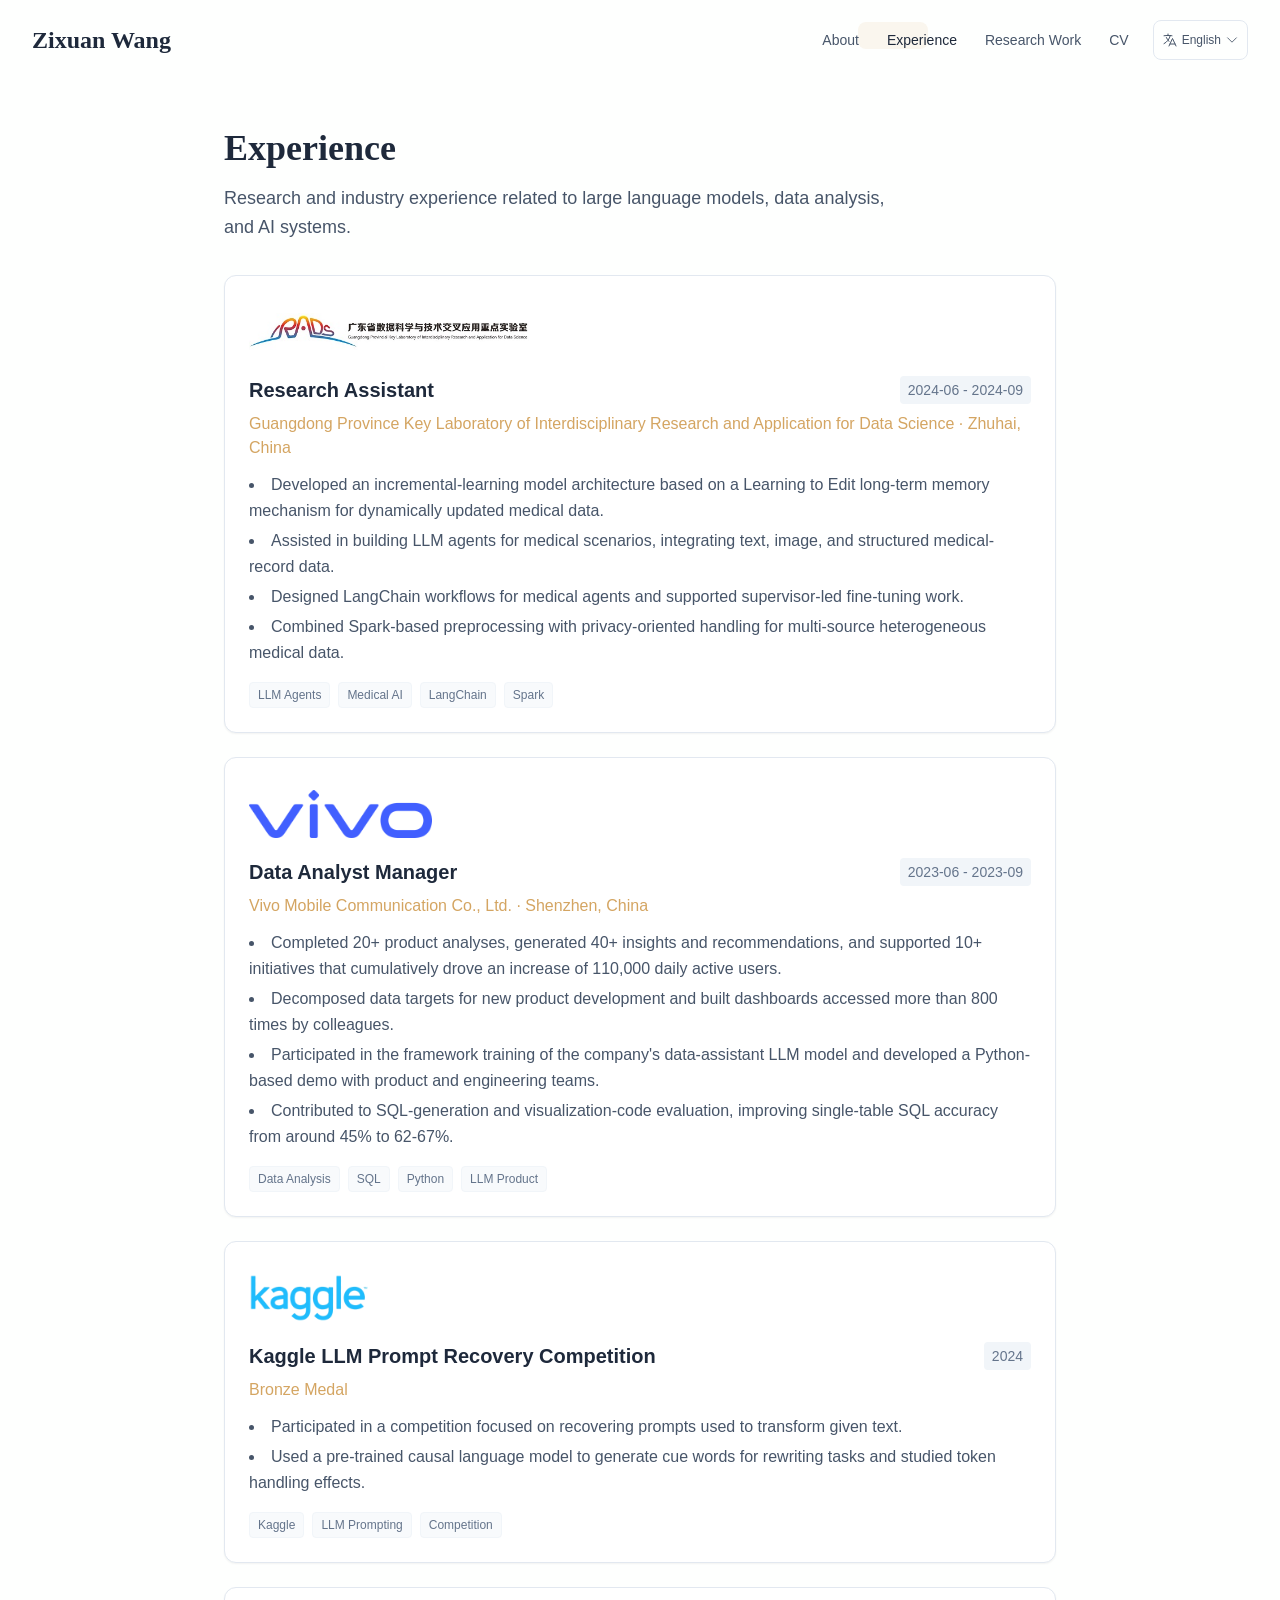
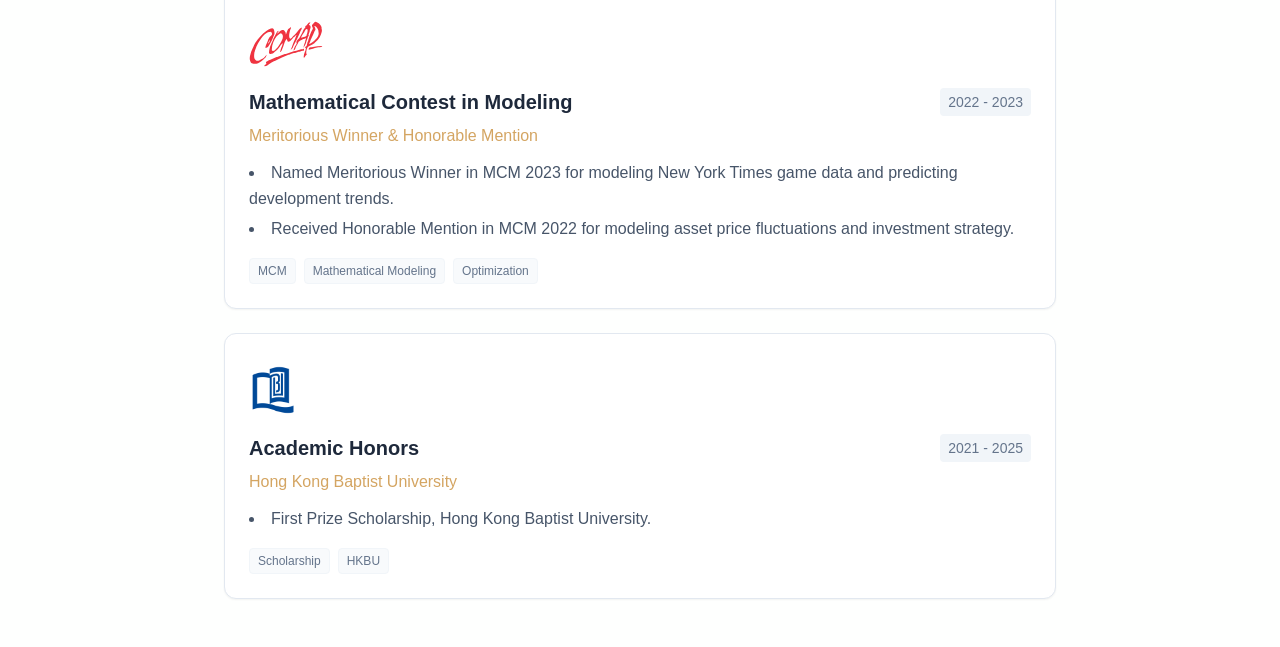
<file: experience/index.html>
<!DOCTYPE html><html lang="en" class="scroll-smooth"><head><meta charSet="utf-8"/><meta name="viewport" content="width=device-width, initial-scale=1"/><link rel="stylesheet" href="/_next/static/css/9772e3899233072a.css" data-precedence="next"/><link rel="preload" as="script" fetchPriority="low" href="/_next/static/chunks/webpack-679b75d1c4c2027c.js"/><script src="/_next/static/chunks/4bd1b696-70b6d399998de86a.js" async=""></script><script src="/_next/static/chunks/684-5aaa8290a129f299.js" async=""></script><script src="/_next/static/chunks/main-app-48df41e1fe3d315a.js" async=""></script><script src="/_next/static/chunks/461-a9a5d7b05a71d978.js" async=""></script><script src="/_next/static/chunks/874-6cc630662f3664af.js" async=""></script><script src="/_next/static/chunks/139-2f7e8a8730169ff1.js" async=""></script><script src="/_next/static/chunks/app/layout-cc11267278e5d573.js" async=""></script><script src="/_next/static/chunks/178-595a94b9af1e67b5.js" async=""></script><script src="/_next/static/chunks/748-b9bdb65d88768cea.js" async=""></script><script src="/_next/static/chunks/app/%5Bslug%5D/page-0e052336a2ec342e.js" async=""></script><link rel="icon" href="/favicon.svg" type="image/svg+xml"/><script>
              try {
                const theme = localStorage.getItem('theme-storage');
                const parsed = theme ? JSON.parse(theme) : null;
                const setting = parsed?.state?.theme || 'system';
                const prefersDark = typeof window !== 'undefined' && window.matchMedia && window.matchMedia('(prefers-color-scheme: dark)').matches;
                const effective = setting === 'dark' ? 'dark' : (setting === 'light' ? 'light' : (prefersDark ? 'dark' : 'light'));
                var root = document.documentElement;
                root.classList.add(effective);
                root.setAttribute('data-theme', effective);
              } catch (e) {
                var root = document.documentElement;
                root.classList.add('light');
                root.setAttribute('data-theme', 'light');
              }
            </script><script>
    try {
      const cfg = {"enabled":true,"locales":["zh","en"],"defaultLocale":"en","mode":"fixed","fixedLocale":"en","persist":false,"switcher":true,"labels":{"zh":"中文","en":"English"}};
      const storageKey = 'locale-storage';
      const normalize = (value) => typeof value === 'string' ? value.trim().replace('_', '-').toLowerCase() : '';
      const matchLocale = (candidate) => {
        const normalized = normalize(candidate);
        if (!normalized) return null;
        if (cfg.locales.includes(normalized)) return normalized;
        const language = normalized.split('-')[0];
        if (cfg.locales.includes(language)) return language;
        return null;
      };

      let resolved = null;

      if (cfg.persist) {
        resolved = matchLocale(localStorage.getItem(storageKey));
      }

      if (!resolved) {
        if (cfg.mode === 'fixed') {
          resolved = cfg.fixedLocale;
        } else {
          resolved = matchLocale(navigator.language);
        }
      }

      if (!resolved) {
        resolved = cfg.defaultLocale;
      }

      const root = document.documentElement;
      root.lang = resolved;
      root.setAttribute('data-locale', resolved);

      if (cfg.persist) {
        localStorage.setItem(storageKey, resolved);
      }
    } catch (e) {
      const root = document.documentElement;
      root.lang = 'en';
      root.setAttribute('data-locale', 'en');
    }
  </script><title>Experience | Zixuan Wang</title><meta name="description" content="Research and industry experience related to large language models, data analysis, and AI systems."/><meta name="author" content="Zixuan Wang"/><meta name="keywords" content="Zixuan Wang,PhD,Research,HKUST(GZ) AI Thrust"/><meta name="creator" content="Zixuan Wang"/><meta name="publisher" content="Zixuan Wang"/><meta property="og:title" content="Zixuan Wang"/><meta property="og:description" content="MPhil student in Artificial Intelligence at HKUST(GZ), working on large language models, agent memory, and multi-agent systems."/><meta property="og:site_name" content="Zixuan Wang&#x27;s Academic Website"/><meta property="og:locale" content="en_US"/><meta property="og:type" content="website"/><meta name="twitter:card" content="summary"/><meta name="twitter:title" content="Zixuan Wang"/><meta name="twitter:description" content="MPhil student in Artificial Intelligence at HKUST(GZ), working on large language models, agent memory, and multi-agent systems."/><link rel="icon" href="/favicon.svg"/><script>document.querySelectorAll('body link[rel="icon"], body link[rel="apple-touch-icon"]').forEach(el => document.head.appendChild(el))</script><script src="/_next/static/chunks/polyfills-42372ed130431b0a.js" noModule=""></script></head><body class="font-sans antialiased"><div style="visibility:hidden"><nav class="fixed top-0 left-0 right-0 z-50" data-headlessui-state=""><div class="transition-all duration-300 ease-out bg-transparent" style="transform:translateY(-100px)"><div class="max-w-7xl mx-auto px-4 sm:px-6 lg:px-8"><div class="flex justify-between items-center h-16 lg:h-20"><div class="flex-shrink-0" tabindex="0"><a class="text-xl lg:text-2xl font-serif font-semibold text-primary hover:text-accent transition-colors duration-200" href="/">Zixuan Wang</a></div><div class="hidden lg:block"><div class="ml-10 flex items-center space-x-3"><div class="relative flex items-baseline space-x-1"><a data-nav-href="/" class="relative px-3 py-2 text-sm font-medium rounded-lg transition-colors duration-150 text-neutral-600" href="/">About</a><a data-nav-href="/experience" class="relative px-3 py-2 text-sm font-medium rounded-lg transition-colors duration-150 text-primary" href="/experience/">Experience</a><a data-nav-href="/research" class="relative px-3 py-2 text-sm font-medium rounded-lg transition-colors duration-150 text-neutral-600" href="/research/">Research Work</a><a data-nav-href="/cv" class="relative px-3 py-2 text-sm font-medium rounded-lg transition-colors duration-150 text-neutral-600" href="/cv/">CV</a></div><div class="flex items-center justify-center w-14 h-10 rounded-lg border border-neutral-200 dark:border-[rgba(148,163,184,0.24)] bg-background dark:bg-neutral-800"><div class="w-6 h-4 rounded bg-neutral-300 animate-pulse"></div></div></div></div><div class="lg:hidden flex items-center space-x-2"><div class="flex items-center justify-center w-14 h-10 rounded-lg border border-neutral-200 dark:border-[rgba(148,163,184,0.24)] bg-background dark:bg-neutral-800"><div class="w-6 h-4 rounded bg-neutral-300 animate-pulse"></div></div><button class="inline-flex items-center justify-center p-2 rounded-md text-neutral-600 hover:text-primary hover:bg-neutral-100 dark:hover:bg-neutral-800 focus:outline-none focus:ring-2 focus:ring-inset focus:ring-accent transition-colors duration-200" id="headlessui-disclosure-button-«R5pdb»" type="button" aria-expanded="false" data-headlessui-state=""><span class="sr-only">Open main menu</span><div><svg xmlns="http://www.w3.org/2000/svg" fill="none" viewBox="0 0 24 24" stroke-width="1.5" stroke="currentColor" aria-hidden="true" data-slot="icon" class="block h-6 w-6"><path stroke-linecap="round" stroke-linejoin="round" d="M3.75 6.75h16.5M3.75 12h16.5m-16.5 5.25h16.5"></path></svg></div></button></div></div></div></div></nav><main class="min-h-screen pt-16 lg:pt-20"><div class="max-w-4xl mx-auto px-4 sm:px-6 lg:px-8 py-12"><div style="opacity:0;transform:translateY(20px)"><div class="mb-8"><h1 class="text-4xl font-serif font-bold text-primary mb-4">Experience</h1><div class="text-lg text-neutral-600 dark:text-neutral-500 max-w-2xl leading-relaxed"><p class="mb-3 last:mb-0">Research and industry experience related to large language models, data analysis, and AI systems.</p></div></div><div class="grid gap-6"><div class="bg-white dark:bg-neutral-900 p-6 rounded-xl shadow-sm border border-neutral-200 dark:border-neutral-800 hover:shadow-lg transition-all duration-200 hover:scale-[1.01]" style="opacity:0;transform:translateY(20px)"><div class="mb-3 flex items-center"><span class="relative inline-block h-12 w-full max-w-[280px] my-2"><img alt="Research Assistant" loading="lazy" decoding="async" data-nimg="fill" class="object-contain object-left" style="position:absolute;height:100%;width:100%;left:0;top:0;right:0;bottom:0;color:transparent" src="/logos/irads-lab.png"/></span></div><div class="flex flex-col gap-2 sm:flex-row sm:justify-between sm:items-start mb-2"><h3 class="text-xl font-semibold text-primary">Research Assistant</h3><span class="self-start text-sm text-neutral-500 font-medium bg-neutral-100 dark:bg-neutral-800 px-2 py-1 rounded">2024-06 - 2024-09</span></div><p class="text-base text-accent font-medium mb-3">Guangdong Province Key Laboratory of Interdisciplinary Research and Application for Data Science · Zhuhai, China</p><div class="text-base text-neutral-600 dark:text-neutral-500 leading-relaxed"><ul class="list-disc list-inside mb-3 space-y-1">
<li class="mb-1">Developed an incremental-learning model architecture based on a Learning to Edit long-term memory mechanism for dynamically updated medical data.</li>
<li class="mb-1">Assisted in building LLM agents for medical scenarios, integrating text, image, and structured medical-record data.</li>
<li class="mb-1">Designed LangChain workflows for medical agents and supported supervisor-led fine-tuning work.</li>
<li class="mb-1">Combined Spark-based preprocessing with privacy-oriented handling for multi-source heterogeneous medical data.</li>
</ul></div><div class="flex flex-wrap gap-2 mt-4"><span class="text-xs text-neutral-500 bg-neutral-50 dark:bg-neutral-800/50 px-2 py-1 rounded border border-neutral-100 dark:border-neutral-800">LLM Agents</span><span class="text-xs text-neutral-500 bg-neutral-50 dark:bg-neutral-800/50 px-2 py-1 rounded border border-neutral-100 dark:border-neutral-800">Medical AI</span><span class="text-xs text-neutral-500 bg-neutral-50 dark:bg-neutral-800/50 px-2 py-1 rounded border border-neutral-100 dark:border-neutral-800">LangChain</span><span class="text-xs text-neutral-500 bg-neutral-50 dark:bg-neutral-800/50 px-2 py-1 rounded border border-neutral-100 dark:border-neutral-800">Spark</span></div></div><div class="bg-white dark:bg-neutral-900 p-6 rounded-xl shadow-sm border border-neutral-200 dark:border-neutral-800 hover:shadow-lg transition-all duration-200 hover:scale-[1.01]" style="opacity:0;transform:translateY(20px)"><div class="mb-3 flex items-center"><span class="relative inline-block h-12 w-full max-w-[280px] my-2"><img alt="Data Analyst Manager" loading="lazy" decoding="async" data-nimg="fill" class="object-contain object-left" style="position:absolute;height:100%;width:100%;left:0;top:0;right:0;bottom:0;color:transparent" src="/logos/vivo.png"/></span></div><div class="flex flex-col gap-2 sm:flex-row sm:justify-between sm:items-start mb-2"><h3 class="text-xl font-semibold text-primary">Data Analyst Manager</h3><span class="self-start text-sm text-neutral-500 font-medium bg-neutral-100 dark:bg-neutral-800 px-2 py-1 rounded">2023-06 - 2023-09</span></div><p class="text-base text-accent font-medium mb-3">Vivo Mobile Communication Co., Ltd. · Shenzhen, China</p><div class="text-base text-neutral-600 dark:text-neutral-500 leading-relaxed"><ul class="list-disc list-inside mb-3 space-y-1">
<li class="mb-1">Completed 20+ product analyses, generated 40+ insights and recommendations, and supported 10+ initiatives that cumulatively drove an increase of 110,000 daily active users.</li>
<li class="mb-1">Decomposed data targets for new product development and built dashboards accessed more than 800 times by colleagues.</li>
<li class="mb-1">Participated in the framework training of the company&#x27;s data-assistant LLM model and developed a Python-based demo with product and engineering teams.</li>
<li class="mb-1">Contributed to SQL-generation and visualization-code evaluation, improving single-table SQL accuracy from around 45% to 62-67%.</li>
</ul></div><div class="flex flex-wrap gap-2 mt-4"><span class="text-xs text-neutral-500 bg-neutral-50 dark:bg-neutral-800/50 px-2 py-1 rounded border border-neutral-100 dark:border-neutral-800">Data Analysis</span><span class="text-xs text-neutral-500 bg-neutral-50 dark:bg-neutral-800/50 px-2 py-1 rounded border border-neutral-100 dark:border-neutral-800">SQL</span><span class="text-xs text-neutral-500 bg-neutral-50 dark:bg-neutral-800/50 px-2 py-1 rounded border border-neutral-100 dark:border-neutral-800">Python</span><span class="text-xs text-neutral-500 bg-neutral-50 dark:bg-neutral-800/50 px-2 py-1 rounded border border-neutral-100 dark:border-neutral-800">LLM Product</span></div></div><div class="bg-white dark:bg-neutral-900 p-6 rounded-xl shadow-sm border border-neutral-200 dark:border-neutral-800 hover:shadow-lg transition-all duration-200 hover:scale-[1.01]" style="opacity:0;transform:translateY(20px)"><div class="mb-3 flex items-center"><span class="relative inline-block h-12 w-full max-w-[280px] my-2"><img alt="Kaggle LLM Prompt Recovery Competition" loading="lazy" decoding="async" data-nimg="fill" class="object-contain object-left" style="position:absolute;height:100%;width:100%;left:0;top:0;right:0;bottom:0;color:transparent" src="/logos/kaggle.png"/></span></div><div class="flex flex-col gap-2 sm:flex-row sm:justify-between sm:items-start mb-2"><h3 class="text-xl font-semibold text-primary">Kaggle LLM Prompt Recovery Competition</h3><span class="self-start text-sm text-neutral-500 font-medium bg-neutral-100 dark:bg-neutral-800 px-2 py-1 rounded">2024</span></div><p class="text-base text-accent font-medium mb-3">Bronze Medal</p><div class="text-base text-neutral-600 dark:text-neutral-500 leading-relaxed"><ul class="list-disc list-inside mb-3 space-y-1">
<li class="mb-1">Participated in a competition focused on recovering prompts used to transform given text.</li>
<li class="mb-1">Used a pre-trained causal language model to generate cue words for rewriting tasks and studied token handling effects.</li>
</ul></div><div class="flex flex-wrap gap-2 mt-4"><span class="text-xs text-neutral-500 bg-neutral-50 dark:bg-neutral-800/50 px-2 py-1 rounded border border-neutral-100 dark:border-neutral-800">Kaggle</span><span class="text-xs text-neutral-500 bg-neutral-50 dark:bg-neutral-800/50 px-2 py-1 rounded border border-neutral-100 dark:border-neutral-800">LLM Prompting</span><span class="text-xs text-neutral-500 bg-neutral-50 dark:bg-neutral-800/50 px-2 py-1 rounded border border-neutral-100 dark:border-neutral-800">Competition</span></div></div><div class="bg-white dark:bg-neutral-900 p-6 rounded-xl shadow-sm border border-neutral-200 dark:border-neutral-800 hover:shadow-lg transition-all duration-200 hover:scale-[1.01]" style="opacity:0;transform:translateY(20px)"><div class="mb-3 flex items-center"><span class="relative inline-block h-12 w-full max-w-[280px] my-2"><img alt="Mathematical Contest in Modeling" loading="lazy" decoding="async" data-nimg="fill" class="object-contain object-left" style="position:absolute;height:100%;width:100%;left:0;top:0;right:0;bottom:0;color:transparent" src="/logos/comap.svg"/></span></div><div class="flex flex-col gap-2 sm:flex-row sm:justify-between sm:items-start mb-2"><h3 class="text-xl font-semibold text-primary">Mathematical Contest in Modeling</h3><span class="self-start text-sm text-neutral-500 font-medium bg-neutral-100 dark:bg-neutral-800 px-2 py-1 rounded">2022 - 2023</span></div><p class="text-base text-accent font-medium mb-3">Meritorious Winner &amp; Honorable Mention</p><div class="text-base text-neutral-600 dark:text-neutral-500 leading-relaxed"><ul class="list-disc list-inside mb-3 space-y-1">
<li class="mb-1">Named Meritorious Winner in MCM 2023 for modeling New York Times game data and predicting development trends.</li>
<li class="mb-1">Received Honorable Mention in MCM 2022 for modeling asset price fluctuations and investment strategy.</li>
</ul></div><div class="flex flex-wrap gap-2 mt-4"><span class="text-xs text-neutral-500 bg-neutral-50 dark:bg-neutral-800/50 px-2 py-1 rounded border border-neutral-100 dark:border-neutral-800">MCM</span><span class="text-xs text-neutral-500 bg-neutral-50 dark:bg-neutral-800/50 px-2 py-1 rounded border border-neutral-100 dark:border-neutral-800">Mathematical Modeling</span><span class="text-xs text-neutral-500 bg-neutral-50 dark:bg-neutral-800/50 px-2 py-1 rounded border border-neutral-100 dark:border-neutral-800">Optimization</span></div></div><div class="bg-white dark:bg-neutral-900 p-6 rounded-xl shadow-sm border border-neutral-200 dark:border-neutral-800 hover:shadow-lg transition-all duration-200 hover:scale-[1.01]" style="opacity:0;transform:translateY(20px)"><div class="mb-3 flex items-center"><span class="relative inline-block h-12 w-full max-w-[280px] my-2"><img alt="Academic Honors" loading="lazy" decoding="async" data-nimg="fill" class="object-contain object-left" style="position:absolute;height:100%;width:100%;left:0;top:0;right:0;bottom:0;color:transparent" src="/logos/hkbu-wordmark.png"/></span></div><div class="flex flex-col gap-2 sm:flex-row sm:justify-between sm:items-start mb-2"><h3 class="text-xl font-semibold text-primary">Academic Honors</h3><span class="self-start text-sm text-neutral-500 font-medium bg-neutral-100 dark:bg-neutral-800 px-2 py-1 rounded">2021 - 2025</span></div><p class="text-base text-accent font-medium mb-3">Hong Kong Baptist University</p><div class="text-base text-neutral-600 dark:text-neutral-500 leading-relaxed"><ul class="list-disc list-inside mb-3 space-y-1">
<li class="mb-1">First Prize Scholarship, Hong Kong Baptist University.</li>
</ul></div><div class="flex flex-wrap gap-2 mt-4"><span class="text-xs text-neutral-500 bg-neutral-50 dark:bg-neutral-800/50 px-2 py-1 rounded border border-neutral-100 dark:border-neutral-800">Scholarship</span><span class="text-xs text-neutral-500 bg-neutral-50 dark:bg-neutral-800/50 px-2 py-1 rounded border border-neutral-100 dark:border-neutral-800">HKBU</span></div></div></div></div></div><!--$--><!--/$--><!--$--><!--/$--></main></div><script src="/_next/static/chunks/webpack-679b75d1c4c2027c.js" async=""></script><script>(self.__next_f=self.__next_f||[]).push([0])</script><script>self.__next_f.push([1,"1:\"$Sreact.fragment\"\n3:I[5783,[\"461\",\"static/chunks/461-a9a5d7b05a71d978.js\",\"874\",\"static/chunks/874-6cc630662f3664af.js\",\"139\",\"static/chunks/139-2f7e8a8730169ff1.js\",\"177\",\"static/chunks/app/layout-cc11267278e5d573.js\"],\"ThemeProvider\"]\n4:I[310,[\"461\",\"static/chunks/461-a9a5d7b05a71d978.js\",\"874\",\"static/chunks/874-6cc630662f3664af.js\",\"139\",\"static/chunks/139-2f7e8a8730169ff1.js\",\"177\",\"static/chunks/app/layout-cc11267278e5d573.js\"],\"LocaleProvider\"]\n5:I[7734,[\"461\",\"static/chunks/461-a9a5d7b05a71d978.js\",\"874\",\"static/chunks/874-6cc630662f3664af.js\",\"139\",\"static/chunks/139-2f7e8a8730169ff1.js\",\"177\",\"static/chunks/app/layout-cc11267278e5d573.js\"],\"default\"]\n6:I[7555,[],\"\"]\n7:I[1295,[],\"\"]\n9:I[9665,[],\"MetadataBoundary\"]\nb:I[9665,[],\"OutletBoundary\"]\ne:I[4911,[],\"AsyncMetadataOutlet\"]\n10:I[9665,[],\"ViewportBoundary\"]\n12:I[6614,[],\"\"]\n:HL[\"/_next/static/css/9772e3899233072a.css\",\"style\"]\n2:T592,\n    try {\n      const cfg = {\"enabled\":true,\"locales\":[\"zh\",\"en\"],\"defaultLocale\":\"en\",\"mode\":\"fixed\",\"fixedLocale\":\"en\",\"persist\":false,\"switcher\":true,\"labels\":{\"zh\":\"中文\",\"en\":\"English\"}};\n      const storageKey = 'locale-storage';\n      const normalize = (value) =\u003e typeof value === 'string' ? value.trim().replace('_', '-').toLowerCase() : '';\n      const matchLocale = (candidate) =\u003e {\n        const normalized = normalize(candidate);\n        if (!normalized) return null;\n        if (cfg.locales.includes(normalized)) return normalized;\n        const language = normalized.split('-')[0];\n        if (cfg.locales.includes(language)) return language;\n        return null;\n      };\n\n      let resolved = null;\n\n      if (cfg.persist) {\n        resolved = matchLocale(localStorage.getItem(storageKey));\n      }\n\n      if (!resolved) {\n        if (cfg.mode === 'fixed') {\n          resolved = cfg.fixedLocale;\n        } else {\n          resolved = matchLocale(navigator.language);\n        }\n      }\n\n      if (!resolved) {\n        resolved = cfg.defaultLocale;\n      }\n\n      const root = document.documentElement;\n      root.lang"])</script><script>self.__next_f.push([1," = resolved;\n      root.setAttribute('data-locale', resolved);\n\n      if (cfg.persist) {\n        localStorage.setItem(storageKey, resolved);\n      }\n    } catch (e) {\n      const root = document.documentElement;\n      root.lang = 'en';\n      root.setAttribute('data-locale', 'en');\n    }\n  "])</script><script>self.__next_f.push([1,"0:{\"P\":null,\"b\":\"GhlbBGsX7Vruj2gZn7rs4\",\"p\":\"\",\"c\":[\"\",\"experience\",\"\"],\"i\":false,\"f\":[[[\"\",{\"children\":[[\"slug\",\"experience\",\"d\"],{\"children\":[\"__PAGE__\",{}]}]},\"$undefined\",\"$undefined\",true],[\"\",[\"$\",\"$1\",\"c\",{\"children\":[[[\"$\",\"link\",\"0\",{\"rel\":\"stylesheet\",\"href\":\"/_next/static/css/9772e3899233072a.css\",\"precedence\":\"next\",\"crossOrigin\":\"$undefined\",\"nonce\":\"$undefined\"}]],[\"$\",\"html\",null,{\"lang\":\"en\",\"className\":\"scroll-smooth\",\"suppressHydrationWarning\":true,\"children\":[[\"$\",\"head\",null,{\"children\":[[\"$\",\"link\",null,{\"rel\":\"icon\",\"href\":\"/favicon.svg\",\"type\":\"image/svg+xml\"}],[\"$\",\"script\",null,{\"dangerouslySetInnerHTML\":{\"__html\":\"\\n              try {\\n                const theme = localStorage.getItem('theme-storage');\\n                const parsed = theme ? JSON.parse(theme) : null;\\n                const setting = parsed?.state?.theme || 'system';\\n                const prefersDark = typeof window !== 'undefined' \u0026\u0026 window.matchMedia \u0026\u0026 window.matchMedia('(prefers-color-scheme: dark)').matches;\\n                const effective = setting === 'dark' ? 'dark' : (setting === 'light' ? 'light' : (prefersDark ? 'dark' : 'light'));\\n                var root = document.documentElement;\\n                root.classList.add(effective);\\n                root.setAttribute('data-theme', effective);\\n              } catch (e) {\\n                var root = document.documentElement;\\n                root.classList.add('light');\\n                root.setAttribute('data-theme', 'light');\\n              }\\n            \"}}],[\"$\",\"script\",null,{\"dangerouslySetInnerHTML\":{\"__html\":\"$2\"}}]]}],[\"$\",\"body\",null,{\"className\":\"font-sans antialiased\",\"children\":[\"$\",\"$L3\",null,{\"children\":[\"$\",\"$L4\",null,{\"config\":{\"enabled\":true,\"locales\":[\"zh\",\"en\"],\"defaultLocale\":\"en\",\"mode\":\"fixed\",\"fixedLocale\":\"en\",\"persist\":false,\"switcher\":true,\"labels\":{\"zh\":\"中文\",\"en\":\"English\"}},\"children\":[[\"$\",\"$L5\",null,{\"items\":[{\"title\":\"About\",\"type\":\"page\",\"target\":\"about\",\"href\":\"/\"},{\"title\":\"Experience\",\"type\":\"page\",\"target\":\"experience\",\"href\":\"/experience\"},{\"title\":\"Research Work\",\"type\":\"page\",\"target\":\"research\",\"href\":\"/research\"},{\"title\":\"CV\",\"type\":\"page\",\"target\":\"cv\",\"href\":\"/cv\"}],\"siteTitle\":\"Zixuan Wang\",\"enableOnePageMode\":false,\"i18n\":\"$0:f:0:1:1:props:children:1:props:children:1:props:children:props:children:props:config\",\"itemsByLocale\":{\"zh\":[{\"title\":\"关于我\",\"type\":\"page\",\"target\":\"about\",\"href\":\"/\"},{\"title\":\"实习与经历\",\"type\":\"page\",\"target\":\"experience\",\"href\":\"/experience\"},{\"title\":\"研究工作\",\"type\":\"page\",\"target\":\"research\",\"href\":\"/research\"},{\"title\":\"简历\",\"type\":\"page\",\"target\":\"cv\",\"href\":\"/cv\"}],\"en\":[{\"title\":\"About\",\"type\":\"page\",\"target\":\"about\",\"href\":\"/\"},{\"title\":\"Experience\",\"type\":\"page\",\"target\":\"experience\",\"href\":\"/experience\"},{\"title\":\"Research Work\",\"type\":\"page\",\"target\":\"research\",\"href\":\"/research\"},{\"title\":\"CV\",\"type\":\"page\",\"target\":\"cv\",\"href\":\"/cv\"}]},\"siteTitleByLocale\":{\"zh\":\"Zixuan Wang\",\"en\":\"Zixuan Wang\"}}],[\"$\",\"main\",null,{\"className\":\"min-h-screen pt-16 lg:pt-20\",\"children\":[\"$\",\"$L6\",null,{\"parallelRouterKey\":\"children\",\"error\":\"$undefined\",\"errorStyles\":\"$undefined\",\"errorScripts\":\"$undefined\",\"template\":[\"$\",\"$L7\",null,{}],\"templateStyles\":\"$undefined\",\"templateScripts\":\"$undefined\",\"notFound\":[[[\"$\",\"title\",null,{\"children\":\"404: This page could not be found.\"}],[\"$\",\"div\",null,{\"style\":{\"fontFamily\":\"system-ui,\\\"Segoe UI\\\",Roboto,Helvetica,Arial,sans-serif,\\\"Apple Color Emoji\\\",\\\"Segoe UI Emoji\\\"\",\"height\":\"100vh\",\"textAlign\":\"center\",\"display\":\"flex\",\"flexDirection\":\"column\",\"alignItems\":\"center\",\"justifyContent\":\"center\"},\"children\":[\"$\",\"div\",null,{\"children\":[[\"$\",\"style\",null,{\"dangerouslySetInnerHTML\":{\"__html\":\"body{color:#000;background:#fff;margin:0}.next-error-h1{border-right:1px solid rgba(0,0,0,.3)}@media (prefers-color-scheme:dark){body{color:#fff;background:#000}.next-error-h1{border-right:1px solid rgba(255,255,255,.3)}}\"}}],[\"$\",\"h1\",null,{\"className\":\"next-error-h1\",\"style\":{\"display\":\"inline-block\",\"margin\":\"0 20px 0 0\",\"padding\":\"0 23px 0 0\",\"fontSize\":24,\"fontWeight\":500,\"verticalAlign\":\"top\",\"lineHeight\":\"49px\"},\"children\":404}],[\"$\",\"div\",null,{\"style\":{\"display\":\"inline-block\"},\"children\":[\"$\",\"h2\",null,{\"style\":{\"fontSize\":14,\"fontWeight\":400,\"lineHeight\":\"49px\",\"margin\":0},\"children\":\"This page could not be found.\"}]}]]}]}]],[]],\"forbidden\":\"$undefined\",\"unauthorized\":\"$undefined\"}]}]]}]}]}]]}]]}],{\"children\":[[\"slug\",\"experience\",\"d\"],[\"$\",\"$1\",\"c\",{\"children\":[null,[\"$\",\"$L6\",null,{\"parallelRouterKey\":\"children\",\"error\":\"$undefined\",\"errorStyles\":\"$undefined\",\"errorScripts\":\"$undefined\",\"template\":[\"$\",\"$L7\",null,{}],\"templateStyles\":\"$undefined\",\"templateScripts\":\"$undefined\",\"notFound\":\"$undefined\",\"forbidden\":\"$undefined\",\"unauthorized\":\"$undefined\"}]]}],{\"children\":[\"__PAGE__\",[\"$\",\"$1\",\"c\",{\"children\":[\"$L8\",[\"$\",\"$L9\",null,{\"children\":\"$La\"}],null,[\"$\",\"$Lb\",null,{\"children\":[\"$Lc\",\"$Ld\",[\"$\",\"$Le\",null,{\"promise\":\"$@f\"}]]}]]}],{},null,false]},null,false]},null,false],[\"$\",\"$1\",\"h\",{\"children\":[null,[\"$\",\"$1\",\"Rv-gFkmvRuIKAvU-IvHqU\",{\"children\":[[\"$\",\"$L10\",null,{\"children\":\"$L11\"}],null]}],null]}],false]],\"m\":\"$undefined\",\"G\":[\"$12\",\"$undefined\"],\"s\":false,\"S\":true}\n"])</script><script>self.__next_f.push([1,"13:\"$Sreact.suspense\"\n14:I[4911,[],\"AsyncMetadata\"]\n16:I[2382,[\"461\",\"static/chunks/461-a9a5d7b05a71d978.js\",\"178\",\"static/chunks/178-595a94b9af1e67b5.js\",\"748\",\"static/chunks/748-b9bdb65d88768cea.js\",\"182\",\"static/chunks/app/%5Bslug%5D/page-0e052336a2ec342e.js\"],\"default\"]\na:[\"$\",\"$13\",null,{\"fallback\":null,\"children\":[\"$\",\"$L14\",null,{\"promise\":\"$@15\"}]}]\n"])</script><script>self.__next_f.push([1,"8:[\"$\",\"$L16\",null,{\"dataByLocale\":{\"zh\":{\"type\":\"card\",\"config\":{\"type\":\"card\",\"title\":\"实习与经历\",\"description\":\"与大语言模型、数据分析和 AI 系统相关的研究及产业经历。\",\"items\":[{\"title\":\"研究助理\",\"subtitle\":\"广东省数据科学交叉研究与应用重点实验室 · 珠海\",\"date\":\"2024-06 - 2024-09\",\"image\":\"/logos/irads-lab.png\",\"content\":\"- 基于 Learning to Edit 长期记忆机制，开发支持增量学习的模型架构，用于应对医疗数据动态更新下的知识编辑问题。\\n- 协助构建医疗场景 LLM Agent，整合文本、图像和结构化病历数据。\\n- 使用 LangChain 设计医疗 Agent 工作流，并参与模型微调相关工作。\\n- 结合 Spark 进行多源异构医疗数据的分布式预处理与隐私保护处理。\\n\",\"tags\":[\"LLM Agent\",\"医疗 AI\",\"LangChain\",\"Spark\"]},{\"title\":\"数据分析经理实习\",\"subtitle\":\"维沃移动通信有限公司 · 深圳\",\"date\":\"2023-06 - 2023-09\",\"image\":\"/logos/vivo.png\",\"content\":\"- 完成 20+ 个存量产品相关分析，产出 40+ 条洞察与建议，并推动 10+ 项方案落地，累计带来 11 万日活增长。\\n- 为营销团队新产品开发拆解数据目标，建立子产品指标评估方法，并搭建被同事访问 800+ 次的数据看板。\\n- 参与公司数据助手 LLM 模型框架训练，开发 Python Demo，并与前后端团队协作推进上线版本。\\n- 参与 SQL、Python 分析和可视化代码能力评估，帮助优化数据助手框架。\\n\",\"tags\":[\"数据分析\",\"SQL\",\"Python\",\"LLM 产品\"]},{\"title\":\"Kaggle LLM Prompt Recovery Competition\",\"subtitle\":\"Bronze Medal\",\"date\":\"2024\",\"image\":\"/logos/kaggle.png\",\"content\":\"- 参加围绕文本改写提示词恢复的竞赛，并获得 Bronze Medal。\\n- 使用预训练因果语言模型生成重写任务提示词，并分析特殊 token 对嵌入空间焦点的影响。\\n\",\"tags\":[\"Kaggle\",\"LLM Prompting\",\"竞赛\"]},{\"title\":\"Mathematical Contest in Modeling\",\"subtitle\":\"Meritorious Winner \u0026 Honorable Mention\",\"date\":\"2022 - 2023\",\"image\":\"/logos/comap.svg\",\"content\":\"- 2023 年 MCM Meritorious Winner：建模分析 New York Times 游戏数据并预测发展趋势。\\n- 2022 年 MCM Honorable Mention：围绕资产价格波动、时间序列预测与投资策略建立模型。\\n\",\"tags\":[\"MCM\",\"数学建模\",\"优化\"]},{\"title\":\"学业荣誉\",\"subtitle\":\"香港浸会大学\",\"date\":\"2021 - 2025\",\"image\":\"/logos/hkbu-wordmark.png\",\"content\":\"- 香港浸会大学 First Prize Scholarship。\\n\",\"tags\":[\"奖学金\",\"HKBU\"]}]}},\"en\":{\"type\":\"card\",\"config\":{\"type\":\"card\",\"title\":\"Experience\",\"description\":\"Research and industry experience related to large language models, data analysis, and AI systems.\",\"items\":[{\"title\":\"Research Assistant\",\"subtitle\":\"Guangdong Province Key Laboratory of Interdisciplinary Research and Application for Data Science · Zhuhai, China\",\"date\":\"2024-06 - 2024-09\",\"image\":\"/logos/irads-lab.png\",\"content\":\"- Developed an incremental-learning model architecture based on a Learning to Edit long-term memory mechanism for dynamically updated medical data.\\n- Assisted in building LLM agents for medical scenarios, integrating text, image, and structured medical-record data.\\n- Designed LangChain workflows for medical agents and supported supervisor-led fine-tuning work.\\n- Combined Spark-based preprocessing with privacy-oriented handling for multi-source heterogeneous medical data.\\n\",\"tags\":[\"LLM Agents\",\"Medical AI\",\"LangChain\",\"Spark\"]},{\"title\":\"Data Analyst Manager\",\"subtitle\":\"Vivo Mobile Communication Co., Ltd. · Shenzhen, China\",\"date\":\"2023-06 - 2023-09\",\"image\":\"/logos/vivo.png\",\"content\":\"- Completed 20+ product analyses, generated 40+ insights and recommendations, and supported 10+ initiatives that cumulatively drove an increase of 110,000 daily active users.\\n- Decomposed data targets for new product development and built dashboards accessed more than 800 times by colleagues.\\n- Participated in the framework training of the company's data-assistant LLM model and developed a Python-based demo with product and engineering teams.\\n- Contributed to SQL-generation and visualization-code evaluation, improving single-table SQL accuracy from around 45% to 62-67%.\\n\",\"tags\":[\"Data Analysis\",\"SQL\",\"Python\",\"LLM Product\"]},{\"title\":\"Kaggle LLM Prompt Recovery Competition\",\"subtitle\":\"Bronze Medal\",\"date\":\"2024\",\"image\":\"/logos/kaggle.png\",\"content\":\"- Participated in a competition focused on recovering prompts used to transform given text.\\n- Used a pre-trained causal language model to generate cue words for rewriting tasks and studied token handling effects.\\n\",\"tags\":[\"Kaggle\",\"LLM Prompting\",\"Competition\"]},{\"title\":\"Mathematical Contest in Modeling\",\"subtitle\":\"Meritorious Winner \u0026 Honorable Mention\",\"date\":\"2022 - 2023\",\"image\":\"/logos/comap.svg\",\"content\":\"- Named Meritorious Winner in MCM 2023 for modeling New York Times game data and predicting development trends.\\n- Received Honorable Mention in MCM 2022 for modeling asset price fluctuations and investment strategy.\\n\",\"tags\":[\"MCM\",\"Mathematical Modeling\",\"Optimization\"]},{\"title\":\"Academic Honors\",\"subtitle\":\"Hong Kong Baptist University\",\"date\":\"2021 - 2025\",\"image\":\"/logos/hkbu-wordmark.png\",\"content\":\"- First Prize Scholarship, Hong Kong Baptist University.\\n\",\"tags\":[\"Scholarship\",\"HKBU\"]}]}}},\"defaultLocale\":\"en\"}]\n"])</script><script>self.__next_f.push([1,"d:null\n"])</script><script>self.__next_f.push([1,"11:[[\"$\",\"meta\",\"0\",{\"charSet\":\"utf-8\"}],[\"$\",\"meta\",\"1\",{\"name\":\"viewport\",\"content\":\"width=device-width, initial-scale=1\"}]]\nc:null\n"])</script><script>self.__next_f.push([1,"15:{\"metadata\":[[\"$\",\"title\",\"0\",{\"children\":\"Experience | Zixuan Wang\"}],[\"$\",\"meta\",\"1\",{\"name\":\"description\",\"content\":\"Research and industry experience related to large language models, data analysis, and AI systems.\"}],[\"$\",\"meta\",\"2\",{\"name\":\"author\",\"content\":\"Zixuan Wang\"}],[\"$\",\"meta\",\"3\",{\"name\":\"keywords\",\"content\":\"Zixuan Wang,PhD,Research,HKUST(GZ) AI Thrust\"}],[\"$\",\"meta\",\"4\",{\"name\":\"creator\",\"content\":\"Zixuan Wang\"}],[\"$\",\"meta\",\"5\",{\"name\":\"publisher\",\"content\":\"Zixuan Wang\"}],[\"$\",\"meta\",\"6\",{\"property\":\"og:title\",\"content\":\"Zixuan Wang\"}],[\"$\",\"meta\",\"7\",{\"property\":\"og:description\",\"content\":\"MPhil student in Artificial Intelligence at HKUST(GZ), working on large language models, agent memory, and multi-agent systems.\"}],[\"$\",\"meta\",\"8\",{\"property\":\"og:site_name\",\"content\":\"Zixuan Wang's Academic Website\"}],[\"$\",\"meta\",\"9\",{\"property\":\"og:locale\",\"content\":\"en_US\"}],[\"$\",\"meta\",\"10\",{\"property\":\"og:type\",\"content\":\"website\"}],[\"$\",\"meta\",\"11\",{\"name\":\"twitter:card\",\"content\":\"summary\"}],[\"$\",\"meta\",\"12\",{\"name\":\"twitter:title\",\"content\":\"Zixuan Wang\"}],[\"$\",\"meta\",\"13\",{\"name\":\"twitter:description\",\"content\":\"MPhil student in Artificial Intelligence at HKUST(GZ), working on large language models, agent memory, and multi-agent systems.\"}],[\"$\",\"link\",\"14\",{\"rel\":\"icon\",\"href\":\"/favicon.svg\"}]],\"error\":null,\"digest\":\"$undefined\"}\nf:{\"metadata\":\"$15:metadata\",\"error\":null,\"digest\":\"$undefined\"}\n"])</script></body></html>
</file>
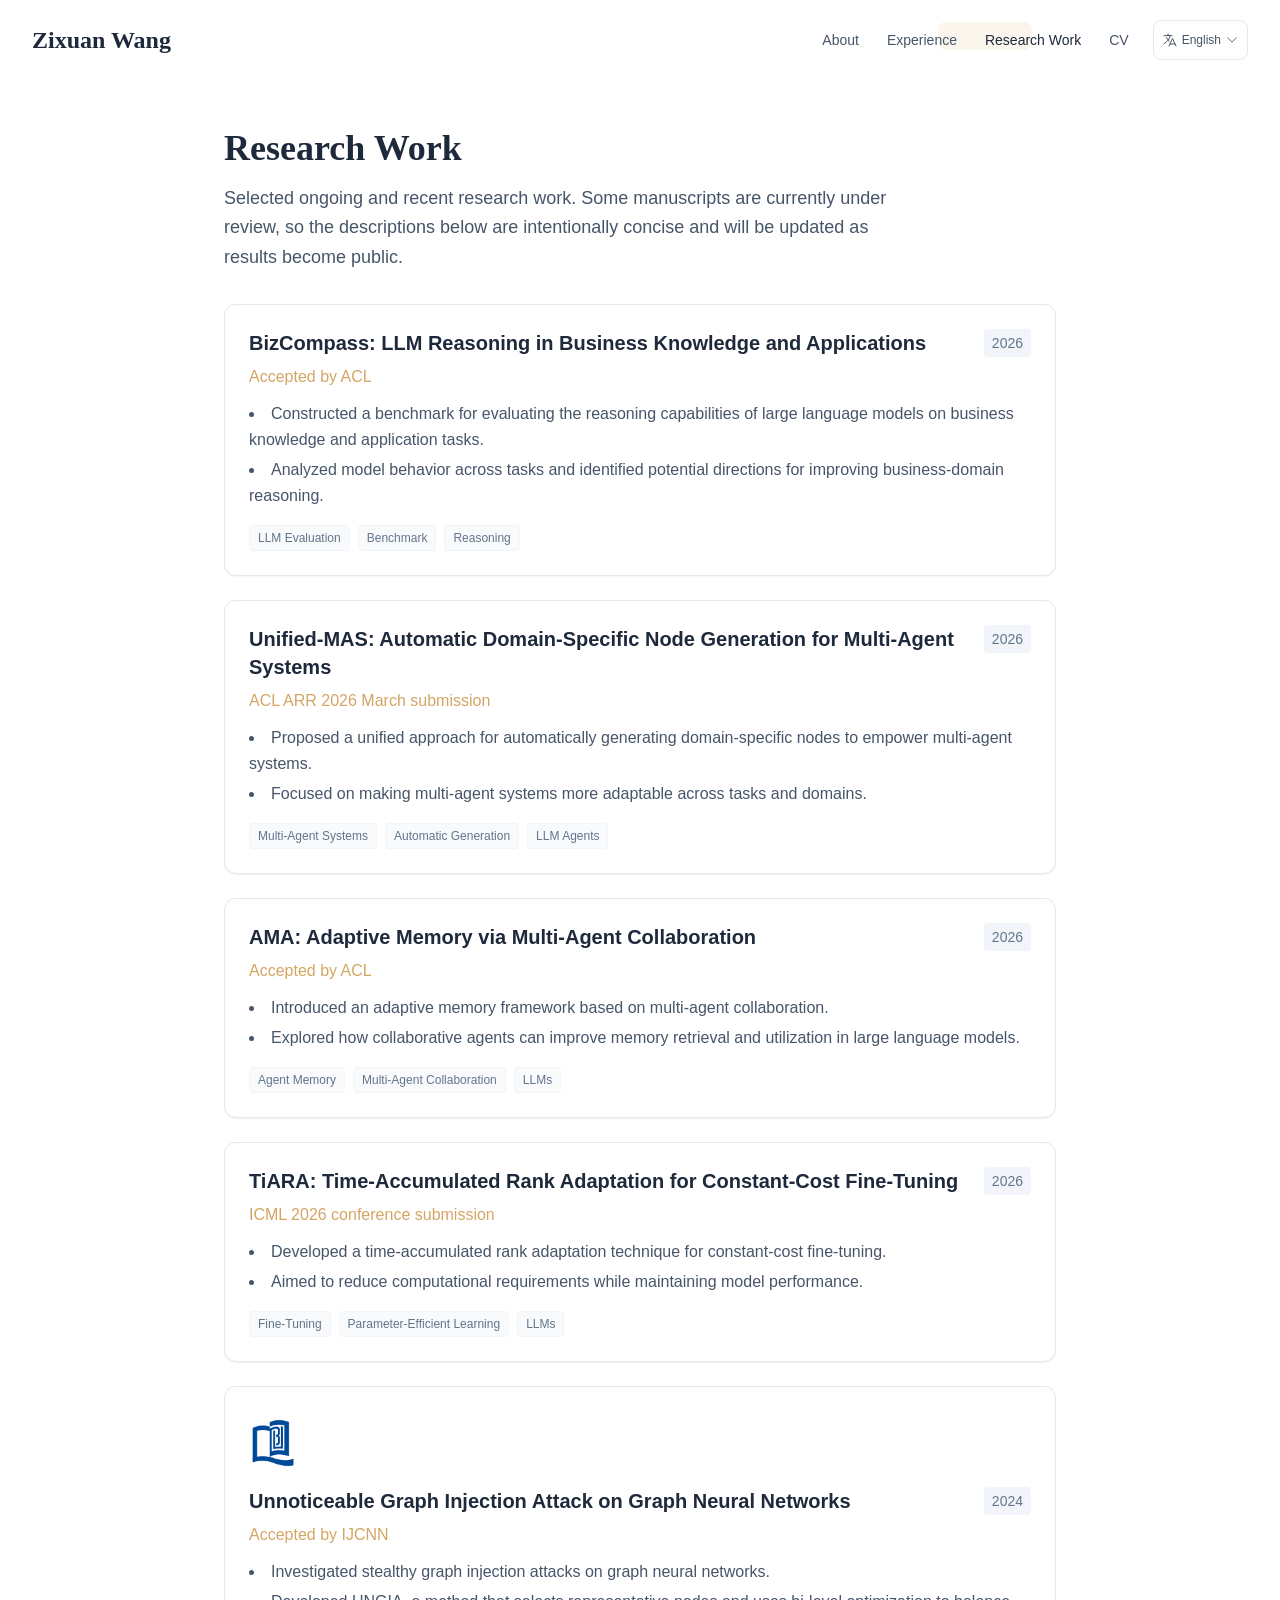
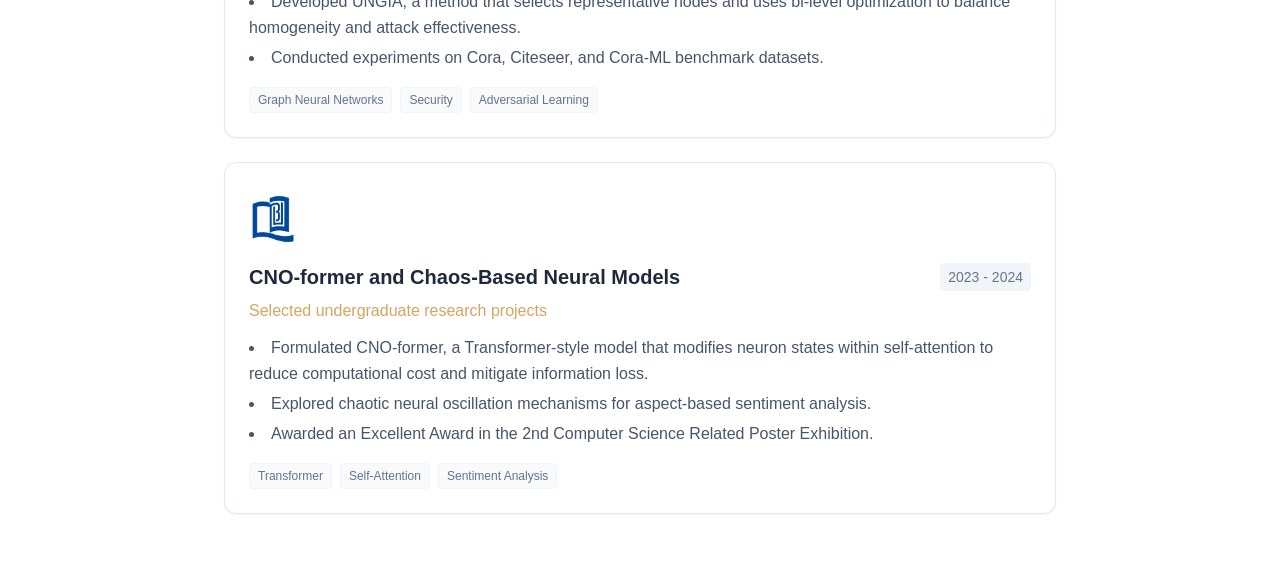
<file: research/index.html>
<!DOCTYPE html><html lang="en" class="scroll-smooth"><head><meta charSet="utf-8"/><meta name="viewport" content="width=device-width, initial-scale=1"/><link rel="stylesheet" href="/_next/static/css/9772e3899233072a.css" data-precedence="next"/><link rel="preload" as="script" fetchPriority="low" href="/_next/static/chunks/webpack-679b75d1c4c2027c.js"/><script src="/_next/static/chunks/4bd1b696-70b6d399998de86a.js" async=""></script><script src="/_next/static/chunks/684-5aaa8290a129f299.js" async=""></script><script src="/_next/static/chunks/main-app-48df41e1fe3d315a.js" async=""></script><script src="/_next/static/chunks/461-a9a5d7b05a71d978.js" async=""></script><script src="/_next/static/chunks/874-6cc630662f3664af.js" async=""></script><script src="/_next/static/chunks/139-2f7e8a8730169ff1.js" async=""></script><script src="/_next/static/chunks/app/layout-cc11267278e5d573.js" async=""></script><script src="/_next/static/chunks/178-595a94b9af1e67b5.js" async=""></script><script src="/_next/static/chunks/748-b9bdb65d88768cea.js" async=""></script><script src="/_next/static/chunks/app/%5Bslug%5D/page-0e052336a2ec342e.js" async=""></script><link rel="icon" href="/favicon.svg" type="image/svg+xml"/><script>
              try {
                const theme = localStorage.getItem('theme-storage');
                const parsed = theme ? JSON.parse(theme) : null;
                const setting = parsed?.state?.theme || 'system';
                const prefersDark = typeof window !== 'undefined' && window.matchMedia && window.matchMedia('(prefers-color-scheme: dark)').matches;
                const effective = setting === 'dark' ? 'dark' : (setting === 'light' ? 'light' : (prefersDark ? 'dark' : 'light'));
                var root = document.documentElement;
                root.classList.add(effective);
                root.setAttribute('data-theme', effective);
              } catch (e) {
                var root = document.documentElement;
                root.classList.add('light');
                root.setAttribute('data-theme', 'light');
              }
            </script><script>
    try {
      const cfg = {"enabled":true,"locales":["zh","en"],"defaultLocale":"en","mode":"fixed","fixedLocale":"en","persist":false,"switcher":true,"labels":{"zh":"中文","en":"English"}};
      const storageKey = 'locale-storage';
      const normalize = (value) => typeof value === 'string' ? value.trim().replace('_', '-').toLowerCase() : '';
      const matchLocale = (candidate) => {
        const normalized = normalize(candidate);
        if (!normalized) return null;
        if (cfg.locales.includes(normalized)) return normalized;
        const language = normalized.split('-')[0];
        if (cfg.locales.includes(language)) return language;
        return null;
      };

      let resolved = null;

      if (cfg.persist) {
        resolved = matchLocale(localStorage.getItem(storageKey));
      }

      if (!resolved) {
        if (cfg.mode === 'fixed') {
          resolved = cfg.fixedLocale;
        } else {
          resolved = matchLocale(navigator.language);
        }
      }

      if (!resolved) {
        resolved = cfg.defaultLocale;
      }

      const root = document.documentElement;
      root.lang = resolved;
      root.setAttribute('data-locale', resolved);

      if (cfg.persist) {
        localStorage.setItem(storageKey, resolved);
      }
    } catch (e) {
      const root = document.documentElement;
      root.lang = 'en';
      root.setAttribute('data-locale', 'en');
    }
  </script><title>Research Work | Zixuan Wang</title><meta name="description" content="Selected ongoing and recent research work. Some manuscripts are currently under review, so the descriptions below are intentionally concise and will be updated as results become public."/><meta name="author" content="Zixuan Wang"/><meta name="keywords" content="Zixuan Wang,PhD,Research,HKUST(GZ) AI Thrust"/><meta name="creator" content="Zixuan Wang"/><meta name="publisher" content="Zixuan Wang"/><meta property="og:title" content="Zixuan Wang"/><meta property="og:description" content="MPhil student in Artificial Intelligence at HKUST(GZ), working on large language models, agent memory, and multi-agent systems."/><meta property="og:site_name" content="Zixuan Wang&#x27;s Academic Website"/><meta property="og:locale" content="en_US"/><meta property="og:type" content="website"/><meta name="twitter:card" content="summary"/><meta name="twitter:title" content="Zixuan Wang"/><meta name="twitter:description" content="MPhil student in Artificial Intelligence at HKUST(GZ), working on large language models, agent memory, and multi-agent systems."/><link rel="icon" href="/favicon.svg"/><script>document.querySelectorAll('body link[rel="icon"], body link[rel="apple-touch-icon"]').forEach(el => document.head.appendChild(el))</script><script src="/_next/static/chunks/polyfills-42372ed130431b0a.js" noModule=""></script></head><body class="font-sans antialiased"><div style="visibility:hidden"><nav class="fixed top-0 left-0 right-0 z-50" data-headlessui-state=""><div class="transition-all duration-300 ease-out bg-transparent" style="transform:translateY(-100px)"><div class="max-w-7xl mx-auto px-4 sm:px-6 lg:px-8"><div class="flex justify-between items-center h-16 lg:h-20"><div class="flex-shrink-0" tabindex="0"><a class="text-xl lg:text-2xl font-serif font-semibold text-primary hover:text-accent transition-colors duration-200" href="/">Zixuan Wang</a></div><div class="hidden lg:block"><div class="ml-10 flex items-center space-x-3"><div class="relative flex items-baseline space-x-1"><a data-nav-href="/" class="relative px-3 py-2 text-sm font-medium rounded-lg transition-colors duration-150 text-neutral-600" href="/">About</a><a data-nav-href="/experience" class="relative px-3 py-2 text-sm font-medium rounded-lg transition-colors duration-150 text-neutral-600" href="/experience/">Experience</a><a data-nav-href="/research" class="relative px-3 py-2 text-sm font-medium rounded-lg transition-colors duration-150 text-primary" href="/research/">Research Work</a><a data-nav-href="/cv" class="relative px-3 py-2 text-sm font-medium rounded-lg transition-colors duration-150 text-neutral-600" href="/cv/">CV</a></div><div class="flex items-center justify-center w-14 h-10 rounded-lg border border-neutral-200 dark:border-[rgba(148,163,184,0.24)] bg-background dark:bg-neutral-800"><div class="w-6 h-4 rounded bg-neutral-300 animate-pulse"></div></div></div></div><div class="lg:hidden flex items-center space-x-2"><div class="flex items-center justify-center w-14 h-10 rounded-lg border border-neutral-200 dark:border-[rgba(148,163,184,0.24)] bg-background dark:bg-neutral-800"><div class="w-6 h-4 rounded bg-neutral-300 animate-pulse"></div></div><button class="inline-flex items-center justify-center p-2 rounded-md text-neutral-600 hover:text-primary hover:bg-neutral-100 dark:hover:bg-neutral-800 focus:outline-none focus:ring-2 focus:ring-inset focus:ring-accent transition-colors duration-200" id="headlessui-disclosure-button-«R5pdb»" type="button" aria-expanded="false" data-headlessui-state=""><span class="sr-only">Open main menu</span><div><svg xmlns="http://www.w3.org/2000/svg" fill="none" viewBox="0 0 24 24" stroke-width="1.5" stroke="currentColor" aria-hidden="true" data-slot="icon" class="block h-6 w-6"><path stroke-linecap="round" stroke-linejoin="round" d="M3.75 6.75h16.5M3.75 12h16.5m-16.5 5.25h16.5"></path></svg></div></button></div></div></div></div></nav><main class="min-h-screen pt-16 lg:pt-20"><div class="max-w-4xl mx-auto px-4 sm:px-6 lg:px-8 py-12"><div style="opacity:0;transform:translateY(20px)"><div class="mb-8"><h1 class="text-4xl font-serif font-bold text-primary mb-4">Research Work</h1><div class="text-lg text-neutral-600 dark:text-neutral-500 max-w-2xl leading-relaxed"><p class="mb-3 last:mb-0">Selected ongoing and recent research work. Some manuscripts are currently under review, so the descriptions below are intentionally concise and will be updated as results become public.</p></div></div><div class="grid gap-6"><div class="bg-white dark:bg-neutral-900 p-6 rounded-xl shadow-sm border border-neutral-200 dark:border-neutral-800 hover:shadow-lg transition-all duration-200 hover:scale-[1.01]" style="opacity:0;transform:translateY(20px)"><div class="flex flex-col gap-2 sm:flex-row sm:justify-between sm:items-start mb-2"><h3 class="text-xl font-semibold text-primary">BizCompass: LLM Reasoning in Business Knowledge and Applications</h3><span class="self-start text-sm text-neutral-500 font-medium bg-neutral-100 dark:bg-neutral-800 px-2 py-1 rounded">2026</span></div><p class="text-base text-accent font-medium mb-3">Accepted by ACL</p><div class="text-base text-neutral-600 dark:text-neutral-500 leading-relaxed"><ul class="list-disc list-inside mb-3 space-y-1">
<li class="mb-1">Constructed a benchmark for evaluating the reasoning capabilities of large language models on business knowledge and application tasks.</li>
<li class="mb-1">Analyzed model behavior across tasks and identified potential directions for improving business-domain reasoning.</li>
</ul></div><div class="flex flex-wrap gap-2 mt-4"><span class="text-xs text-neutral-500 bg-neutral-50 dark:bg-neutral-800/50 px-2 py-1 rounded border border-neutral-100 dark:border-neutral-800">LLM Evaluation</span><span class="text-xs text-neutral-500 bg-neutral-50 dark:bg-neutral-800/50 px-2 py-1 rounded border border-neutral-100 dark:border-neutral-800">Benchmark</span><span class="text-xs text-neutral-500 bg-neutral-50 dark:bg-neutral-800/50 px-2 py-1 rounded border border-neutral-100 dark:border-neutral-800">Reasoning</span></div></div><div class="bg-white dark:bg-neutral-900 p-6 rounded-xl shadow-sm border border-neutral-200 dark:border-neutral-800 hover:shadow-lg transition-all duration-200 hover:scale-[1.01]" style="opacity:0;transform:translateY(20px)"><div class="flex flex-col gap-2 sm:flex-row sm:justify-between sm:items-start mb-2"><h3 class="text-xl font-semibold text-primary">Unified-MAS: Automatic Domain-Specific Node Generation for Multi-Agent Systems</h3><span class="self-start text-sm text-neutral-500 font-medium bg-neutral-100 dark:bg-neutral-800 px-2 py-1 rounded">2026</span></div><p class="text-base text-accent font-medium mb-3">ACL ARR 2026 March submission</p><div class="text-base text-neutral-600 dark:text-neutral-500 leading-relaxed"><ul class="list-disc list-inside mb-3 space-y-1">
<li class="mb-1">Proposed a unified approach for automatically generating domain-specific nodes to empower multi-agent systems.</li>
<li class="mb-1">Focused on making multi-agent systems more adaptable across tasks and domains.</li>
</ul></div><div class="flex flex-wrap gap-2 mt-4"><span class="text-xs text-neutral-500 bg-neutral-50 dark:bg-neutral-800/50 px-2 py-1 rounded border border-neutral-100 dark:border-neutral-800">Multi-Agent Systems</span><span class="text-xs text-neutral-500 bg-neutral-50 dark:bg-neutral-800/50 px-2 py-1 rounded border border-neutral-100 dark:border-neutral-800">Automatic Generation</span><span class="text-xs text-neutral-500 bg-neutral-50 dark:bg-neutral-800/50 px-2 py-1 rounded border border-neutral-100 dark:border-neutral-800">LLM Agents</span></div></div><div class="bg-white dark:bg-neutral-900 p-6 rounded-xl shadow-sm border border-neutral-200 dark:border-neutral-800 hover:shadow-lg transition-all duration-200 hover:scale-[1.01]" style="opacity:0;transform:translateY(20px)"><div class="flex flex-col gap-2 sm:flex-row sm:justify-between sm:items-start mb-2"><h3 class="text-xl font-semibold text-primary">AMA: Adaptive Memory via Multi-Agent Collaboration</h3><span class="self-start text-sm text-neutral-500 font-medium bg-neutral-100 dark:bg-neutral-800 px-2 py-1 rounded">2026</span></div><p class="text-base text-accent font-medium mb-3">Accepted by ACL</p><div class="text-base text-neutral-600 dark:text-neutral-500 leading-relaxed"><ul class="list-disc list-inside mb-3 space-y-1">
<li class="mb-1">Introduced an adaptive memory framework based on multi-agent collaboration.</li>
<li class="mb-1">Explored how collaborative agents can improve memory retrieval and utilization in large language models.</li>
</ul></div><div class="flex flex-wrap gap-2 mt-4"><span class="text-xs text-neutral-500 bg-neutral-50 dark:bg-neutral-800/50 px-2 py-1 rounded border border-neutral-100 dark:border-neutral-800">Agent Memory</span><span class="text-xs text-neutral-500 bg-neutral-50 dark:bg-neutral-800/50 px-2 py-1 rounded border border-neutral-100 dark:border-neutral-800">Multi-Agent Collaboration</span><span class="text-xs text-neutral-500 bg-neutral-50 dark:bg-neutral-800/50 px-2 py-1 rounded border border-neutral-100 dark:border-neutral-800">LLMs</span></div></div><div class="bg-white dark:bg-neutral-900 p-6 rounded-xl shadow-sm border border-neutral-200 dark:border-neutral-800 hover:shadow-lg transition-all duration-200 hover:scale-[1.01]" style="opacity:0;transform:translateY(20px)"><div class="flex flex-col gap-2 sm:flex-row sm:justify-between sm:items-start mb-2"><h3 class="text-xl font-semibold text-primary">TiARA: Time-Accumulated Rank Adaptation for Constant-Cost Fine-Tuning</h3><span class="self-start text-sm text-neutral-500 font-medium bg-neutral-100 dark:bg-neutral-800 px-2 py-1 rounded">2026</span></div><p class="text-base text-accent font-medium mb-3">ICML 2026 conference submission</p><div class="text-base text-neutral-600 dark:text-neutral-500 leading-relaxed"><ul class="list-disc list-inside mb-3 space-y-1">
<li class="mb-1">Developed a time-accumulated rank adaptation technique for constant-cost fine-tuning.</li>
<li class="mb-1">Aimed to reduce computational requirements while maintaining model performance.</li>
</ul></div><div class="flex flex-wrap gap-2 mt-4"><span class="text-xs text-neutral-500 bg-neutral-50 dark:bg-neutral-800/50 px-2 py-1 rounded border border-neutral-100 dark:border-neutral-800">Fine-Tuning</span><span class="text-xs text-neutral-500 bg-neutral-50 dark:bg-neutral-800/50 px-2 py-1 rounded border border-neutral-100 dark:border-neutral-800">Parameter-Efficient Learning</span><span class="text-xs text-neutral-500 bg-neutral-50 dark:bg-neutral-800/50 px-2 py-1 rounded border border-neutral-100 dark:border-neutral-800">LLMs</span></div></div><div class="bg-white dark:bg-neutral-900 p-6 rounded-xl shadow-sm border border-neutral-200 dark:border-neutral-800 hover:shadow-lg transition-all duration-200 hover:scale-[1.01]" style="opacity:0;transform:translateY(20px)"><div class="mb-3 flex items-center"><span class="relative inline-block h-12 w-full max-w-[280px] my-2"><img alt="Unnoticeable Graph Injection Attack on Graph Neural Networks" loading="lazy" decoding="async" data-nimg="fill" class="object-contain object-left" style="position:absolute;height:100%;width:100%;left:0;top:0;right:0;bottom:0;color:transparent" src="/logos/hkbu-wordmark.png"/></span></div><div class="flex flex-col gap-2 sm:flex-row sm:justify-between sm:items-start mb-2"><h3 class="text-xl font-semibold text-primary">Unnoticeable Graph Injection Attack on Graph Neural Networks</h3><span class="self-start text-sm text-neutral-500 font-medium bg-neutral-100 dark:bg-neutral-800 px-2 py-1 rounded">2024</span></div><p class="text-base text-accent font-medium mb-3">Accepted by IJCNN</p><div class="text-base text-neutral-600 dark:text-neutral-500 leading-relaxed"><ul class="list-disc list-inside mb-3 space-y-1">
<li class="mb-1">Investigated stealthy graph injection attacks on graph neural networks.</li>
<li class="mb-1">Developed UNGIA, a method that selects representative nodes and uses bi-level optimization to balance homogeneity and attack effectiveness.</li>
<li class="mb-1">Conducted experiments on Cora, Citeseer, and Cora-ML benchmark datasets.</li>
</ul></div><div class="flex flex-wrap gap-2 mt-4"><span class="text-xs text-neutral-500 bg-neutral-50 dark:bg-neutral-800/50 px-2 py-1 rounded border border-neutral-100 dark:border-neutral-800">Graph Neural Networks</span><span class="text-xs text-neutral-500 bg-neutral-50 dark:bg-neutral-800/50 px-2 py-1 rounded border border-neutral-100 dark:border-neutral-800">Security</span><span class="text-xs text-neutral-500 bg-neutral-50 dark:bg-neutral-800/50 px-2 py-1 rounded border border-neutral-100 dark:border-neutral-800">Adversarial Learning</span></div></div><div class="bg-white dark:bg-neutral-900 p-6 rounded-xl shadow-sm border border-neutral-200 dark:border-neutral-800 hover:shadow-lg transition-all duration-200 hover:scale-[1.01]" style="opacity:0;transform:translateY(20px)"><div class="mb-3 flex items-center"><span class="relative inline-block h-12 w-full max-w-[280px] my-2"><img alt="CNO-former and Chaos-Based Neural Models" loading="lazy" decoding="async" data-nimg="fill" class="object-contain object-left" style="position:absolute;height:100%;width:100%;left:0;top:0;right:0;bottom:0;color:transparent" src="/logos/hkbu-wordmark.png"/></span></div><div class="flex flex-col gap-2 sm:flex-row sm:justify-between sm:items-start mb-2"><h3 class="text-xl font-semibold text-primary">CNO-former and Chaos-Based Neural Models</h3><span class="self-start text-sm text-neutral-500 font-medium bg-neutral-100 dark:bg-neutral-800 px-2 py-1 rounded">2023 - 2024</span></div><p class="text-base text-accent font-medium mb-3">Selected undergraduate research projects</p><div class="text-base text-neutral-600 dark:text-neutral-500 leading-relaxed"><ul class="list-disc list-inside mb-3 space-y-1">
<li class="mb-1">Formulated CNO-former, a Transformer-style model that modifies neuron states within self-attention to reduce computational cost and mitigate information loss.</li>
<li class="mb-1">Explored chaotic neural oscillation mechanisms for aspect-based sentiment analysis.</li>
<li class="mb-1">Awarded an Excellent Award in the 2nd Computer Science Related Poster Exhibition.</li>
</ul></div><div class="flex flex-wrap gap-2 mt-4"><span class="text-xs text-neutral-500 bg-neutral-50 dark:bg-neutral-800/50 px-2 py-1 rounded border border-neutral-100 dark:border-neutral-800">Transformer</span><span class="text-xs text-neutral-500 bg-neutral-50 dark:bg-neutral-800/50 px-2 py-1 rounded border border-neutral-100 dark:border-neutral-800">Self-Attention</span><span class="text-xs text-neutral-500 bg-neutral-50 dark:bg-neutral-800/50 px-2 py-1 rounded border border-neutral-100 dark:border-neutral-800">Sentiment Analysis</span></div></div></div></div></div><!--$--><!--/$--><!--$--><!--/$--></main></div><script src="/_next/static/chunks/webpack-679b75d1c4c2027c.js" async=""></script><script>(self.__next_f=self.__next_f||[]).push([0])</script><script>self.__next_f.push([1,"1:\"$Sreact.fragment\"\n3:I[5783,[\"461\",\"static/chunks/461-a9a5d7b05a71d978.js\",\"874\",\"static/chunks/874-6cc630662f3664af.js\",\"139\",\"static/chunks/139-2f7e8a8730169ff1.js\",\"177\",\"static/chunks/app/layout-cc11267278e5d573.js\"],\"ThemeProvider\"]\n4:I[310,[\"461\",\"static/chunks/461-a9a5d7b05a71d978.js\",\"874\",\"static/chunks/874-6cc630662f3664af.js\",\"139\",\"static/chunks/139-2f7e8a8730169ff1.js\",\"177\",\"static/chunks/app/layout-cc11267278e5d573.js\"],\"LocaleProvider\"]\n5:I[7734,[\"461\",\"static/chunks/461-a9a5d7b05a71d978.js\",\"874\",\"static/chunks/874-6cc630662f3664af.js\",\"139\",\"static/chunks/139-2f7e8a8730169ff1.js\",\"177\",\"static/chunks/app/layout-cc11267278e5d573.js\"],\"default\"]\n6:I[7555,[],\"\"]\n7:I[1295,[],\"\"]\n9:I[9665,[],\"MetadataBoundary\"]\nb:I[9665,[],\"OutletBoundary\"]\ne:I[4911,[],\"AsyncMetadataOutlet\"]\n10:I[9665,[],\"ViewportBoundary\"]\n12:I[6614,[],\"\"]\n:HL[\"/_next/static/css/9772e3899233072a.css\",\"style\"]\n2:T592,\n    try {\n      const cfg = {\"enabled\":true,\"locales\":[\"zh\",\"en\"],\"defaultLocale\":\"en\",\"mode\":\"fixed\",\"fixedLocale\":\"en\",\"persist\":false,\"switcher\":true,\"labels\":{\"zh\":\"中文\",\"en\":\"English\"}};\n      const storageKey = 'locale-storage';\n      const normalize = (value) =\u003e typeof value === 'string' ? value.trim().replace('_', '-').toLowerCase() : '';\n      const matchLocale = (candidate) =\u003e {\n        const normalized = normalize(candidate);\n        if (!normalized) return null;\n        if (cfg.locales.includes(normalized)) return normalized;\n        const language = normalized.split('-')[0];\n        if (cfg.locales.includes(language)) return language;\n        return null;\n      };\n\n      let resolved = null;\n\n      if (cfg.persist) {\n        resolved = matchLocale(localStorage.getItem(storageKey));\n      }\n\n      if (!resolved) {\n        if (cfg.mode === 'fixed') {\n          resolved = cfg.fixedLocale;\n        } else {\n          resolved = matchLocale(navigator.language);\n        }\n      }\n\n      if (!resolved) {\n        resolved = cfg.defaultLocale;\n      }\n\n      const root = document.documentElement;\n      root.lang"])</script><script>self.__next_f.push([1," = resolved;\n      root.setAttribute('data-locale', resolved);\n\n      if (cfg.persist) {\n        localStorage.setItem(storageKey, resolved);\n      }\n    } catch (e) {\n      const root = document.documentElement;\n      root.lang = 'en';\n      root.setAttribute('data-locale', 'en');\n    }\n  "])</script><script>self.__next_f.push([1,"0:{\"P\":null,\"b\":\"GhlbBGsX7Vruj2gZn7rs4\",\"p\":\"\",\"c\":[\"\",\"research\",\"\"],\"i\":false,\"f\":[[[\"\",{\"children\":[[\"slug\",\"research\",\"d\"],{\"children\":[\"__PAGE__\",{}]}]},\"$undefined\",\"$undefined\",true],[\"\",[\"$\",\"$1\",\"c\",{\"children\":[[[\"$\",\"link\",\"0\",{\"rel\":\"stylesheet\",\"href\":\"/_next/static/css/9772e3899233072a.css\",\"precedence\":\"next\",\"crossOrigin\":\"$undefined\",\"nonce\":\"$undefined\"}]],[\"$\",\"html\",null,{\"lang\":\"en\",\"className\":\"scroll-smooth\",\"suppressHydrationWarning\":true,\"children\":[[\"$\",\"head\",null,{\"children\":[[\"$\",\"link\",null,{\"rel\":\"icon\",\"href\":\"/favicon.svg\",\"type\":\"image/svg+xml\"}],[\"$\",\"script\",null,{\"dangerouslySetInnerHTML\":{\"__html\":\"\\n              try {\\n                const theme = localStorage.getItem('theme-storage');\\n                const parsed = theme ? JSON.parse(theme) : null;\\n                const setting = parsed?.state?.theme || 'system';\\n                const prefersDark = typeof window !== 'undefined' \u0026\u0026 window.matchMedia \u0026\u0026 window.matchMedia('(prefers-color-scheme: dark)').matches;\\n                const effective = setting === 'dark' ? 'dark' : (setting === 'light' ? 'light' : (prefersDark ? 'dark' : 'light'));\\n                var root = document.documentElement;\\n                root.classList.add(effective);\\n                root.setAttribute('data-theme', effective);\\n              } catch (e) {\\n                var root = document.documentElement;\\n                root.classList.add('light');\\n                root.setAttribute('data-theme', 'light');\\n              }\\n            \"}}],[\"$\",\"script\",null,{\"dangerouslySetInnerHTML\":{\"__html\":\"$2\"}}]]}],[\"$\",\"body\",null,{\"className\":\"font-sans antialiased\",\"children\":[\"$\",\"$L3\",null,{\"children\":[\"$\",\"$L4\",null,{\"config\":{\"enabled\":true,\"locales\":[\"zh\",\"en\"],\"defaultLocale\":\"en\",\"mode\":\"fixed\",\"fixedLocale\":\"en\",\"persist\":false,\"switcher\":true,\"labels\":{\"zh\":\"中文\",\"en\":\"English\"}},\"children\":[[\"$\",\"$L5\",null,{\"items\":[{\"title\":\"About\",\"type\":\"page\",\"target\":\"about\",\"href\":\"/\"},{\"title\":\"Experience\",\"type\":\"page\",\"target\":\"experience\",\"href\":\"/experience\"},{\"title\":\"Research Work\",\"type\":\"page\",\"target\":\"research\",\"href\":\"/research\"},{\"title\":\"CV\",\"type\":\"page\",\"target\":\"cv\",\"href\":\"/cv\"}],\"siteTitle\":\"Zixuan Wang\",\"enableOnePageMode\":false,\"i18n\":\"$0:f:0:1:1:props:children:1:props:children:1:props:children:props:children:props:config\",\"itemsByLocale\":{\"zh\":[{\"title\":\"关于我\",\"type\":\"page\",\"target\":\"about\",\"href\":\"/\"},{\"title\":\"实习与经历\",\"type\":\"page\",\"target\":\"experience\",\"href\":\"/experience\"},{\"title\":\"研究工作\",\"type\":\"page\",\"target\":\"research\",\"href\":\"/research\"},{\"title\":\"简历\",\"type\":\"page\",\"target\":\"cv\",\"href\":\"/cv\"}],\"en\":[{\"title\":\"About\",\"type\":\"page\",\"target\":\"about\",\"href\":\"/\"},{\"title\":\"Experience\",\"type\":\"page\",\"target\":\"experience\",\"href\":\"/experience\"},{\"title\":\"Research Work\",\"type\":\"page\",\"target\":\"research\",\"href\":\"/research\"},{\"title\":\"CV\",\"type\":\"page\",\"target\":\"cv\",\"href\":\"/cv\"}]},\"siteTitleByLocale\":{\"zh\":\"Zixuan Wang\",\"en\":\"Zixuan Wang\"}}],[\"$\",\"main\",null,{\"className\":\"min-h-screen pt-16 lg:pt-20\",\"children\":[\"$\",\"$L6\",null,{\"parallelRouterKey\":\"children\",\"error\":\"$undefined\",\"errorStyles\":\"$undefined\",\"errorScripts\":\"$undefined\",\"template\":[\"$\",\"$L7\",null,{}],\"templateStyles\":\"$undefined\",\"templateScripts\":\"$undefined\",\"notFound\":[[[\"$\",\"title\",null,{\"children\":\"404: This page could not be found.\"}],[\"$\",\"div\",null,{\"style\":{\"fontFamily\":\"system-ui,\\\"Segoe UI\\\",Roboto,Helvetica,Arial,sans-serif,\\\"Apple Color Emoji\\\",\\\"Segoe UI Emoji\\\"\",\"height\":\"100vh\",\"textAlign\":\"center\",\"display\":\"flex\",\"flexDirection\":\"column\",\"alignItems\":\"center\",\"justifyContent\":\"center\"},\"children\":[\"$\",\"div\",null,{\"children\":[[\"$\",\"style\",null,{\"dangerouslySetInnerHTML\":{\"__html\":\"body{color:#000;background:#fff;margin:0}.next-error-h1{border-right:1px solid rgba(0,0,0,.3)}@media (prefers-color-scheme:dark){body{color:#fff;background:#000}.next-error-h1{border-right:1px solid rgba(255,255,255,.3)}}\"}}],[\"$\",\"h1\",null,{\"className\":\"next-error-h1\",\"style\":{\"display\":\"inline-block\",\"margin\":\"0 20px 0 0\",\"padding\":\"0 23px 0 0\",\"fontSize\":24,\"fontWeight\":500,\"verticalAlign\":\"top\",\"lineHeight\":\"49px\"},\"children\":404}],[\"$\",\"div\",null,{\"style\":{\"display\":\"inline-block\"},\"children\":[\"$\",\"h2\",null,{\"style\":{\"fontSize\":14,\"fontWeight\":400,\"lineHeight\":\"49px\",\"margin\":0},\"children\":\"This page could not be found.\"}]}]]}]}]],[]],\"forbidden\":\"$undefined\",\"unauthorized\":\"$undefined\"}]}]]}]}]}]]}]]}],{\"children\":[[\"slug\",\"research\",\"d\"],[\"$\",\"$1\",\"c\",{\"children\":[null,[\"$\",\"$L6\",null,{\"parallelRouterKey\":\"children\",\"error\":\"$undefined\",\"errorStyles\":\"$undefined\",\"errorScripts\":\"$undefined\",\"template\":[\"$\",\"$L7\",null,{}],\"templateStyles\":\"$undefined\",\"templateScripts\":\"$undefined\",\"notFound\":\"$undefined\",\"forbidden\":\"$undefined\",\"unauthorized\":\"$undefined\"}]]}],{\"children\":[\"__PAGE__\",[\"$\",\"$1\",\"c\",{\"children\":[\"$L8\",[\"$\",\"$L9\",null,{\"children\":\"$La\"}],null,[\"$\",\"$Lb\",null,{\"children\":[\"$Lc\",\"$Ld\",[\"$\",\"$Le\",null,{\"promise\":\"$@f\"}]]}]]}],{},null,false]},null,false]},null,false],[\"$\",\"$1\",\"h\",{\"children\":[null,[\"$\",\"$1\",\"RDdg1E4G826fO5DPVgGcV\",{\"children\":[[\"$\",\"$L10\",null,{\"children\":\"$L11\"}],null]}],null]}],false]],\"m\":\"$undefined\",\"G\":[\"$12\",\"$undefined\"],\"s\":false,\"S\":true}\n"])</script><script>self.__next_f.push([1,"13:\"$Sreact.suspense\"\n14:I[4911,[],\"AsyncMetadata\"]\n16:I[2382,[\"461\",\"static/chunks/461-a9a5d7b05a71d978.js\",\"178\",\"static/chunks/178-595a94b9af1e67b5.js\",\"748\",\"static/chunks/748-b9bdb65d88768cea.js\",\"182\",\"static/chunks/app/%5Bslug%5D/page-0e052336a2ec342e.js\"],\"default\"]\na:[\"$\",\"$13\",null,{\"fallback\":null,\"children\":[\"$\",\"$L14\",null,{\"promise\":\"$@15\"}]}]\n"])</script><script>self.__next_f.push([1,"8:[\"$\",\"$L16\",null,{\"dataByLocale\":{\"zh\":{\"type\":\"card\",\"config\":{\"type\":\"card\",\"title\":\"研究工作\",\"description\":\"近期和正在进行的代表性研究工作。部分稿件仍在投稿或评审阶段，因此这里先保留相对克制的描述，后续会随着结果公开继续更新。\",\"items\":[{\"title\":\"BizCompass：商业知识与应用场景中的 LLM 推理能力评测\",\"subtitle\":\"Accepted by ACL\",\"date\":\"2026\",\"content\":\"- 构建面向商业知识与应用任务的大语言模型推理能力评测基准。\\n- 分析不同模型在任务中的表现，并总结商业领域推理能力的改进方向。\\n\",\"tags\":[\"LLM 评测\",\"Benchmark\",\"推理能力\"]},{\"title\":\"Unified-MAS：面向自动多智能体系统的领域特定节点生成\",\"subtitle\":\"ACL ARR 2026 March submission\",\"date\":\"2026\",\"content\":\"- 提出统一方法，用于自动生成领域特定节点，以增强多智能体系统能力。\\n- 关注多智能体系统在不同任务和领域中的适配能力。\\n\",\"tags\":[\"多智能体系统\",\"自动生成\",\"LLM Agent\"]},{\"title\":\"AMA：基于多智能体协作的自适应记忆\",\"subtitle\":\"Accepted by ACL\",\"date\":\"2026\",\"content\":\"- 提出基于多智能体协作的自适应记忆框架。\\n- 探索协作式 Agent 如何提升大语言模型中的记忆检索和使用效率。\\n\",\"tags\":[\"Agent Memory\",\"多智能体协作\",\"大语言模型\"]},{\"title\":\"TiARA：面向恒定成本微调的时间累积秩适应\",\"subtitle\":\"ICML 2026 conference submission\",\"date\":\"2026\",\"content\":\"- 提出 time-accumulated rank adaptation 方法，用于恒定成本微调。\\n- 目标是在降低计算需求的同时尽量保持模型性能。\\n\",\"tags\":[\"高效微调\",\"参数高效学习\",\"LLM\"]},{\"title\":\"图神经网络中的不可察觉图注入攻击\",\"subtitle\":\"Accepted by IJCNN\",\"date\":\"2024\",\"image\":\"/logos/hkbu-wordmark.png\",\"content\":\"- 研究图神经网络中的隐蔽图注入攻击问题。\\n- 提出 UNGIA 方法，通过代表性节点选择与双层优化，在同质性约束和攻击效果之间取得平衡。\\n- 在 Cora、Citeseer 和 Cora-ML 等基准数据集上进行实验验证。\\n\",\"tags\":[\"图神经网络\",\"安全\",\"对抗学习\"]},{\"title\":\"CNO-former 与混沌神经模型\",\"subtitle\":\"本科阶段代表性研究项目\",\"date\":\"2023 - 2024\",\"image\":\"/logos/hkbu-wordmark.png\",\"content\":\"- 提出 CNO-former，将混沌神经振荡机制引入 Transformer 风格的自注意力结构。\\n- 探索面向方面级情感分析的混沌神经模型。\\n- 获得第二届计算机科学相关海报展 Excellent Award。\\n\",\"tags\":[\"Transformer\",\"自注意力\",\"情感分析\"]}]}},\"en\":{\"type\":\"card\",\"config\":{\"type\":\"card\",\"title\":\"Research Work\",\"description\":\"Selected ongoing and recent research work. Some manuscripts are currently under review, so the descriptions below are intentionally concise and will be updated as results become public.\",\"items\":[{\"title\":\"BizCompass: LLM Reasoning in Business Knowledge and Applications\",\"subtitle\":\"Accepted by ACL\",\"date\":\"2026\",\"content\":\"- Constructed a benchmark for evaluating the reasoning capabilities of large language models on business knowledge and application tasks.\\n- Analyzed model behavior across tasks and identified potential directions for improving business-domain reasoning.\\n\",\"tags\":[\"LLM Evaluation\",\"Benchmark\",\"Reasoning\"]},{\"title\":\"Unified-MAS: Automatic Domain-Specific Node Generation for Multi-Agent Systems\",\"subtitle\":\"ACL ARR 2026 March submission\",\"date\":\"2026\",\"content\":\"- Proposed a unified approach for automatically generating domain-specific nodes to empower multi-agent systems.\\n- Focused on making multi-agent systems more adaptable across tasks and domains.\\n\",\"tags\":[\"Multi-Agent Systems\",\"Automatic Generation\",\"LLM Agents\"]},{\"title\":\"AMA: Adaptive Memory via Multi-Agent Collaboration\",\"subtitle\":\"Accepted by ACL\",\"date\":\"2026\",\"content\":\"- Introduced an adaptive memory framework based on multi-agent collaboration.\\n- Explored how collaborative agents can improve memory retrieval and utilization in large language models.\\n\",\"tags\":[\"Agent Memory\",\"Multi-Agent Collaboration\",\"LLMs\"]},{\"title\":\"TiARA: Time-Accumulated Rank Adaptation for Constant-Cost Fine-Tuning\",\"subtitle\":\"ICML 2026 conference submission\",\"date\":\"2026\",\"content\":\"- Developed a time-accumulated rank adaptation technique for constant-cost fine-tuning.\\n- Aimed to reduce computational requirements while maintaining model performance.\\n\",\"tags\":[\"Fine-Tuning\",\"Parameter-Efficient Learning\",\"LLMs\"]},{\"title\":\"Unnoticeable Graph Injection Attack on Graph Neural Networks\",\"subtitle\":\"Accepted by IJCNN\",\"date\":\"2024\",\"image\":\"/logos/hkbu-wordmark.png\",\"content\":\"- Investigated stealthy graph injection attacks on graph neural networks.\\n- Developed UNGIA, a method that selects representative nodes and uses bi-level optimization to balance homogeneity and attack effectiveness.\\n- Conducted experiments on Cora, Citeseer, and Cora-ML benchmark datasets.\\n\",\"tags\":[\"Graph Neural Networks\",\"Security\",\"Adversarial Learning\"]},{\"title\":\"CNO-former and Chaos-Based Neural Models\",\"subtitle\":\"Selected undergraduate research projects\",\"date\":\"2023 - 2024\",\"image\":\"/logos/hkbu-wordmark.png\",\"content\":\"- Formulated CNO-former, a Transformer-style model that modifies neuron states within self-attention to reduce computational cost and mitigate information loss.\\n- Explored chaotic neural oscillation mechanisms for aspect-based sentiment analysis.\\n- Awarded an Excellent Award in the 2nd Computer Science Related Poster Exhibition.\\n\",\"tags\":[\"Transformer\",\"Self-Attention\",\"Sentiment Analysis\"]}]}}},\"defaultLocale\":\"en\"}]\n"])</script><script>self.__next_f.push([1,"d:null\n"])</script><script>self.__next_f.push([1,"11:[[\"$\",\"meta\",\"0\",{\"charSet\":\"utf-8\"}],[\"$\",\"meta\",\"1\",{\"name\":\"viewport\",\"content\":\"width=device-width, initial-scale=1\"}]]\nc:null\n"])</script><script>self.__next_f.push([1,"15:{\"metadata\":[[\"$\",\"title\",\"0\",{\"children\":\"Research Work | Zixuan Wang\"}],[\"$\",\"meta\",\"1\",{\"name\":\"description\",\"content\":\"Selected ongoing and recent research work. Some manuscripts are currently under review, so the descriptions below are intentionally concise and will be updated as results become public.\"}],[\"$\",\"meta\",\"2\",{\"name\":\"author\",\"content\":\"Zixuan Wang\"}],[\"$\",\"meta\",\"3\",{\"name\":\"keywords\",\"content\":\"Zixuan Wang,PhD,Research,HKUST(GZ) AI Thrust\"}],[\"$\",\"meta\",\"4\",{\"name\":\"creator\",\"content\":\"Zixuan Wang\"}],[\"$\",\"meta\",\"5\",{\"name\":\"publisher\",\"content\":\"Zixuan Wang\"}],[\"$\",\"meta\",\"6\",{\"property\":\"og:title\",\"content\":\"Zixuan Wang\"}],[\"$\",\"meta\",\"7\",{\"property\":\"og:description\",\"content\":\"MPhil student in Artificial Intelligence at HKUST(GZ), working on large language models, agent memory, and multi-agent systems.\"}],[\"$\",\"meta\",\"8\",{\"property\":\"og:site_name\",\"content\":\"Zixuan Wang's Academic Website\"}],[\"$\",\"meta\",\"9\",{\"property\":\"og:locale\",\"content\":\"en_US\"}],[\"$\",\"meta\",\"10\",{\"property\":\"og:type\",\"content\":\"website\"}],[\"$\",\"meta\",\"11\",{\"name\":\"twitter:card\",\"content\":\"summary\"}],[\"$\",\"meta\",\"12\",{\"name\":\"twitter:title\",\"content\":\"Zixuan Wang\"}],[\"$\",\"meta\",\"13\",{\"name\":\"twitter:description\",\"content\":\"MPhil student in Artificial Intelligence at HKUST(GZ), working on large language models, agent memory, and multi-agent systems.\"}],[\"$\",\"link\",\"14\",{\"rel\":\"icon\",\"href\":\"/favicon.svg\"}]],\"error\":null,\"digest\":\"$undefined\"}\nf:{\"metadata\":\"$15:metadata\",\"error\":null,\"digest\":\"$undefined\"}\n"])</script></body></html>
</file>
<file: _next/static/css/9772e3899233072a.css>
/*! tailwindcss v4.1.10 | MIT License | https://tailwindcss.com */@layer properties{@supports (((-webkit-hyphens:none)) and (not (margin-trim:inline))) or ((-moz-orient:inline) and (not (color:rgb(from red r g b)))){*,::backdrop,:after,:before{--tw-translate-x:0;--tw-translate-y:0;--tw-translate-z:0;--tw-rotate-x:initial;--tw-rotate-y:initial;--tw-rotate-z:initial;--tw-skew-x:initial;--tw-skew-y:initial;--tw-space-y-reverse:0;--tw-space-x-reverse:0;--tw-border-style:solid;--tw-leading:initial;--tw-font-weight:initial;--tw-tracking:initial;--tw-shadow:0 0 #0000;--tw-shadow-color:initial;--tw-shadow-alpha:100%;--tw-inset-shadow:0 0 #0000;--tw-inset-shadow-color:initial;--tw-inset-shadow-alpha:100%;--tw-ring-color:initial;--tw-ring-shadow:0 0 #0000;--tw-inset-ring-color:initial;--tw-inset-ring-shadow:0 0 #0000;--tw-ring-inset:initial;--tw-ring-offset-width:0px;--tw-ring-offset-color:#fff;--tw-ring-offset-shadow:0 0 #0000;--tw-blur:initial;--tw-brightness:initial;--tw-contrast:initial;--tw-grayscale:initial;--tw-hue-rotate:initial;--tw-invert:initial;--tw-opacity:initial;--tw-saturate:initial;--tw-sepia:initial;--tw-drop-shadow:initial;--tw-drop-shadow-color:initial;--tw-drop-shadow-alpha:100%;--tw-drop-shadow-size:initial;--tw-backdrop-blur:initial;--tw-backdrop-brightness:initial;--tw-backdrop-contrast:initial;--tw-backdrop-grayscale:initial;--tw-backdrop-hue-rotate:initial;--tw-backdrop-invert:initial;--tw-backdrop-opacity:initial;--tw-backdrop-saturate:initial;--tw-backdrop-sepia:initial;--tw-duration:initial;--tw-ease:initial;--tw-scale-x:1;--tw-scale-y:1;--tw-scale-z:1}}}@layer theme{:host,:root{--font-sans:"Inter",-apple-system,BlinkMacSystemFont,"Segoe UI",Roboto,sans-serif;--color-red-50:oklch(97.1% .013 17.38);--color-red-400:oklch(70.4% .191 22.216);--color-red-600:oklch(57.7% .245 27.325);--color-red-900:oklch(39.6% .141 25.723);--color-white:#fff;--spacing:.25rem;--container-2xl:42rem;--container-3xl:48rem;--container-4xl:56rem;--container-6xl:72rem;--container-7xl:80rem;--text-xs:.75rem;--text-xs--line-height:calc(1/.75);--text-sm:.875rem;--text-sm--line-height:calc(1.25/.875);--text-base:1rem;--text-base--line-height:calc(1.5/1);--text-lg:1.125rem;--text-lg--line-height:calc(1.75/1.125);--text-xl:1.25rem;--text-xl--line-height:calc(1.75/1.25);--text-2xl:1.5rem;--text-2xl--line-height:calc(2/1.5);--text-3xl:1.875rem;--text-3xl--line-height:calc(2.25/1.875);--text-4xl:2.25rem;--text-4xl--line-height:calc(2.5/2.25);--font-weight-medium:500;--font-weight-semibold:600;--font-weight-bold:700;--tracking-wide:.025em;--leading-tight:1.25;--leading-relaxed:1.625;--radius-md:.375rem;--radius-lg:.5rem;--radius-xl:.75rem;--radius-2xl:1rem;--ease-out:cubic-bezier(0,0,.2,1);--animate-pulse:pulse 2s cubic-bezier(.4,0,.6,1)infinite;--blur-xl:24px;--aspect-video:16/9;--default-transition-duration:.15s;--default-transition-timing-function:cubic-bezier(.4,0,.2,1);--default-font-family:"Inter",-apple-system,BlinkMacSystemFont,"Segoe UI",Roboto,sans-serif;--default-mono-font-family:"SF Mono",Monaco,"Cascadia Code","Roboto Mono",Consolas,"Courier New",monospace;--line-height-normal:1.5;--shadow-glass:0 8px 32px 0 #1f26875e}}@layer base{*,::backdrop,:after,:before{box-sizing:border-box;border:0 solid;margin:0;padding:0}::file-selector-button{box-sizing:border-box;border:0 solid;margin:0;padding:0}:host,html{-webkit-text-size-adjust:100%;tab-size:4;line-height:1.5;font-family:var(--default-font-family,ui-sans-serif,system-ui,sans-serif,"Apple Color Emoji","Segoe UI Emoji","Segoe UI Symbol","Noto Color Emoji");font-feature-settings:var(--default-font-feature-settings,normal);font-variation-settings:var(--default-font-variation-settings,normal);-webkit-tap-highlight-color:transparent}hr{height:0;color:inherit;border-top-width:1px}abbr:where([title]){-webkit-text-decoration:underline dotted;text-decoration:underline dotted}h1,h2,h3,h4,h5,h6{font-size:inherit;font-weight:inherit}a{color:inherit;-webkit-text-decoration:inherit;text-decoration:inherit}b,strong{font-weight:bolder}code,kbd,pre,samp{font-family:var(--default-mono-font-family,ui-monospace,SFMono-Regular,Menlo,Monaco,Consolas,"Liberation Mono","Courier New",monospace);font-feature-settings:var(--default-mono-font-feature-settings,normal);font-variation-settings:var(--default-mono-font-variation-settings,normal);font-size:1em}small{font-size:80%}sub,sup{vertical-align:baseline;font-size:75%;line-height:0;position:relative}sub{bottom:-.25em}sup{top:-.5em}table{text-indent:0;border-color:inherit;border-collapse:collapse}:-moz-focusring{outline:auto}progress{vertical-align:baseline}summary{display:list-item}menu,ol,ul{list-style:none}audio,canvas,embed,iframe,img,object,svg,video{vertical-align:middle;display:block}img,video{max-width:100%;height:auto}button,input,optgroup,select,textarea{font:inherit;font-feature-settings:inherit;font-variation-settings:inherit;letter-spacing:inherit;color:inherit;opacity:1;background-color:#0000;border-radius:0}::file-selector-button{font:inherit;font-feature-settings:inherit;font-variation-settings:inherit;letter-spacing:inherit;color:inherit;opacity:1;background-color:#0000;border-radius:0}:where(select:is([multiple],[size])) optgroup{font-weight:bolder}:where(select:is([multiple],[size])) optgroup option{padding-inline-start:20px}::file-selector-button{margin-inline-end:4px}::placeholder{opacity:1}@supports (not ((-webkit-appearance:-apple-pay-button))) or (contain-intrinsic-size:1px){::placeholder{color:currentColor}@supports (color:color-mix(in lab,red,red)){::placeholder{color:color-mix(in oklab,currentcolor 50%,transparent)}}}textarea{resize:vertical}::-webkit-search-decoration{-webkit-appearance:none}::-webkit-date-and-time-value{min-height:1lh;text-align:inherit}::-webkit-datetime-edit{display:inline-flex}::-webkit-datetime-edit-fields-wrapper{padding:0}::-webkit-datetime-edit,::-webkit-datetime-edit-year-field{padding-block:0}::-webkit-datetime-edit-day-field,::-webkit-datetime-edit-month-field{padding-block:0}::-webkit-datetime-edit-hour-field,::-webkit-datetime-edit-minute-field{padding-block:0}::-webkit-datetime-edit-millisecond-field,::-webkit-datetime-edit-second-field{padding-block:0}::-webkit-datetime-edit-meridiem-field{padding-block:0}:-moz-ui-invalid{box-shadow:none}button,input:where([type=button],[type=reset],[type=submit]){appearance:button}::file-selector-button{appearance:button}::-webkit-inner-spin-button,::-webkit-outer-spin-button{height:auto}[hidden]:where(:not([hidden=until-found])){display:none!important}}@layer components;@layer utilities{.pointer-events-none{pointer-events:none}.sr-only{clip:rect(0,0,0,0);white-space:nowrap;border-width:0;width:1px;height:1px;margin:-1px;padding:0;overflow:hidden}.absolute,.sr-only{position:absolute}.fixed{position:fixed}.relative{position:relative}.static{position:static}.sticky{position:sticky}.inset-0{inset:calc(var(--spacing)*0)}.top-0{top:calc(var(--spacing)*0)}.top-1\/2{top:50%}.top-2{top:calc(var(--spacing)*2)}.top-8{top:calc(var(--spacing)*8)}.top-full{top:100%}.right-0{right:calc(var(--spacing)*0)}.right-2{right:calc(var(--spacing)*2)}.left-0{left:calc(var(--spacing)*0)}.left-1\/2{left:50%}.left-3{left:calc(var(--spacing)*3)}.z-40{z-index:40}.z-50{z-index:50}.container{width:100%}@media (min-width:40rem){.container{max-width:40rem}}@media (min-width:48rem){.container{max-width:48rem}}@media (min-width:64rem){.container{max-width:64rem}}@media (min-width:80rem){.container{max-width:80rem}}@media (min-width:96rem){.container{max-width:96rem}}.mx-auto{margin-inline:auto}.my-2{margin-block:calc(var(--spacing)*2)}.my-4{margin-block:calc(var(--spacing)*4)}.mt-0\.5{margin-top:calc(var(--spacing)*.5)}.mt-1{margin-top:calc(var(--spacing)*1)}.mt-2{margin-top:calc(var(--spacing)*2)}.mt-4{margin-top:calc(var(--spacing)*4)}.mt-6{margin-top:calc(var(--spacing)*6)}.mt-8{margin-top:calc(var(--spacing)*8)}.mt-auto{margin-top:auto}.mr-1{margin-right:calc(var(--spacing)*1)}.mr-1\.5{margin-right:calc(var(--spacing)*1.5)}.mr-2{margin-right:calc(var(--spacing)*2)}.mb-1{margin-bottom:calc(var(--spacing)*1)}.mb-2{margin-bottom:calc(var(--spacing)*2)}.mb-3{margin-bottom:calc(var(--spacing)*3)}.mb-4{margin-bottom:calc(var(--spacing)*4)}.mb-5{margin-bottom:calc(var(--spacing)*5)}.mb-6{margin-bottom:calc(var(--spacing)*6)}.mb-8{margin-bottom:calc(var(--spacing)*8)}.ml-0{margin-left:calc(var(--spacing)*0)}.ml-2{margin-left:calc(var(--spacing)*2)}.ml-4{margin-left:calc(var(--spacing)*4)}.ml-10{margin-left:calc(var(--spacing)*10)}.line-clamp-2{-webkit-line-clamp:2}.line-clamp-2,.line-clamp-3{-webkit-box-orient:vertical;display:-webkit-box;overflow:hidden}.line-clamp-3{-webkit-line-clamp:3}.block{display:block}.contents{display:contents}.flex{display:flex}.grid{display:grid}.hidden{display:none}.inline-block{display:inline-block}.inline-flex{display:inline-flex}.aspect-video{aspect-ratio:var(--aspect-video)}.h-0{height:calc(var(--spacing)*0)}.h-3{height:calc(var(--spacing)*3)}.h-3\.5{height:calc(var(--spacing)*3.5)}.h-4{height:calc(var(--spacing)*4)}.h-5{height:calc(var(--spacing)*5)}.h-6{height:calc(var(--spacing)*6)}.h-10{height:calc(var(--spacing)*10)}.h-12{height:calc(var(--spacing)*12)}.h-16{height:calc(var(--spacing)*16)}.h-64{height:calc(var(--spacing)*64)}.h-full{height:100%}.min-h-screen{min-height:100vh}.w-0{width:calc(var(--spacing)*0)}.w-3{width:calc(var(--spacing)*3)}.w-3\.5{width:calc(var(--spacing)*3.5)}.w-4{width:calc(var(--spacing)*4)}.w-5{width:calc(var(--spacing)*5)}.w-6{width:calc(var(--spacing)*6)}.w-10{width:calc(var(--spacing)*10)}.w-14{width:calc(var(--spacing)*14)}.w-20{width:calc(var(--spacing)*20)}.w-32{width:calc(var(--spacing)*32)}.w-36{width:calc(var(--spacing)*36)}.w-64{width:calc(var(--spacing)*64)}.w-auto{width:auto}.w-full{width:100%}.max-w-2xl{max-width:var(--container-2xl)}.max-w-3xl{max-width:var(--container-3xl)}.max-w-4xl{max-width:var(--container-4xl)}.max-w-6xl{max-width:var(--container-6xl)}.max-w-7xl{max-width:var(--container-7xl)}.max-w-\[160px\]{max-width:160px}.max-w-\[280px\]{max-width:280px}.min-w-0{min-width:calc(var(--spacing)*0)}.flex-shrink-0,.shrink-0{flex-shrink:0}.flex-grow{flex-grow:1}.-translate-x-1\/2{--tw-translate-x:calc(calc(1/2*100%)*-1)}.-translate-x-1\/2,.-translate-y-1\/2{translate:var(--tw-translate-x)var(--tw-translate-y)}.-translate-y-1\/2{--tw-translate-y:calc(calc(1/2*100%)*-1)}.-translate-y-full{--tw-translate-y:-100%;translate:var(--tw-translate-x)var(--tw-translate-y)}.transform{transform:var(--tw-rotate-x,)var(--tw-rotate-y,)var(--tw-rotate-z,)var(--tw-skew-x,)var(--tw-skew-y,)}.animate-pulse{animation:var(--animate-pulse)}.cursor-not-allowed{cursor:not-allowed}.cursor-pointer{cursor:pointer}.resize{resize:both}.scroll-mt-24{scroll-margin-top:calc(var(--spacing)*24)}.list-inside{list-style-position:inside}.list-decimal{list-style-type:decimal}.list-disc{list-style-type:disc}.grid-cols-1{grid-template-columns:repeat(1,minmax(0,1fr))}.flex-col{flex-direction:column}.flex-wrap{flex-wrap:wrap}.items-baseline{align-items:baseline}.items-center{align-items:center}.items-start{align-items:flex-start}.justify-between{justify-content:space-between}.justify-center{justify-content:center}.gap-1{gap:calc(var(--spacing)*1)}.gap-2{gap:calc(var(--spacing)*2)}.gap-3{gap:calc(var(--spacing)*3)}.gap-4{gap:calc(var(--spacing)*4)}.gap-6{gap:calc(var(--spacing)*6)}.gap-12{gap:calc(var(--spacing)*12)}:where(.space-y-0\.5>:not(:last-child)){--tw-space-y-reverse:0;margin-block-start:calc(calc(var(--spacing)*.5)*var(--tw-space-y-reverse));margin-block-end:calc(calc(var(--spacing)*.5)*calc(1 - var(--tw-space-y-reverse)))}:where(.space-y-1>:not(:last-child)){--tw-space-y-reverse:0;margin-block-start:calc(calc(var(--spacing)*1)*var(--tw-space-y-reverse));margin-block-end:calc(calc(var(--spacing)*1)*calc(1 - var(--tw-space-y-reverse)))}:where(.space-y-2>:not(:last-child)){--tw-space-y-reverse:0;margin-block-start:calc(calc(var(--spacing)*2)*var(--tw-space-y-reverse));margin-block-end:calc(calc(var(--spacing)*2)*calc(1 - var(--tw-space-y-reverse)))}:where(.space-y-4>:not(:last-child)){--tw-space-y-reverse:0;margin-block-start:calc(calc(var(--spacing)*4)*var(--tw-space-y-reverse));margin-block-end:calc(calc(var(--spacing)*4)*calc(1 - var(--tw-space-y-reverse)))}:where(.space-y-6>:not(:last-child)){--tw-space-y-reverse:0;margin-block-start:calc(calc(var(--spacing)*6)*var(--tw-space-y-reverse));margin-block-end:calc(calc(var(--spacing)*6)*calc(1 - var(--tw-space-y-reverse)))}:where(.space-y-8>:not(:last-child)){--tw-space-y-reverse:0;margin-block-start:calc(calc(var(--spacing)*8)*var(--tw-space-y-reverse));margin-block-end:calc(calc(var(--spacing)*8)*calc(1 - var(--tw-space-y-reverse)))}:where(.space-x-1>:not(:last-child)){--tw-space-x-reverse:0;margin-inline-start:calc(calc(var(--spacing)*1)*var(--tw-space-x-reverse));margin-inline-end:calc(calc(var(--spacing)*1)*calc(1 - var(--tw-space-x-reverse)))}:where(.space-x-2>:not(:last-child)){--tw-space-x-reverse:0;margin-inline-start:calc(calc(var(--spacing)*2)*var(--tw-space-x-reverse));margin-inline-end:calc(calc(var(--spacing)*2)*calc(1 - var(--tw-space-x-reverse)))}:where(.space-x-3>:not(:last-child)){--tw-space-x-reverse:0;margin-inline-start:calc(calc(var(--spacing)*3)*var(--tw-space-x-reverse));margin-inline-end:calc(calc(var(--spacing)*3)*calc(1 - var(--tw-space-x-reverse)))}.self-start{align-self:flex-start}.overflow-hidden{overflow:hidden}.overflow-x-auto{overflow-x:auto}.scroll-smooth{scroll-behavior:smooth}.rounded{border-radius:.25rem}.rounded-2xl{border-radius:var(--radius-2xl)}.rounded-full{border-radius:3.40282e+38px}.rounded-lg{border-radius:var(--radius-lg)}.rounded-md{border-radius:var(--radius-md)}.rounded-xl{border-radius:var(--radius-xl)}.border{border-style:var(--tw-border-style);border-width:1px}.border-t{border-top-style:var(--tw-border-style);border-top-width:1px}.border-t-4{border-top-style:var(--tw-border-style);border-top-width:4px}.border-r-4{border-right-style:var(--tw-border-style);border-right-width:4px}.border-b{border-bottom-style:var(--tw-border-style);border-bottom-width:1px}.border-l-4{border-left-style:var(--tw-border-style);border-left-width:4px}.border-accent,.border-accent\/25{border-color:var(--accent)}@supports (color:color-mix(in lab,red,red)){.border-accent\/25{border-color:color-mix(in oklab,var(--accent)25%,transparent)}}.border-accent\/50{border-color:var(--accent)}@supports (color:color-mix(in lab,red,red)){.border-accent\/50{border-color:color-mix(in oklab,var(--accent)50%,transparent)}}.border-neutral-100{border-color:var(--neutral-100)}.border-neutral-200,.border-neutral-200\/50{border-color:var(--neutral-200)}@supports (color:color-mix(in lab,red,red)){.border-neutral-200\/50{border-color:color-mix(in oklab,var(--neutral-200)50%,transparent)}}.border-transparent{border-color:#0000}.border-t-accent{border-top-color:var(--accent)}.bg-accent,.bg-accent\/10{background-color:var(--accent)}@supports (color:color-mix(in lab,red,red)){.bg-accent\/10{background-color:color-mix(in oklab,var(--accent)10%,transparent)}}.bg-accent\/\[0\.07\]{background-color:var(--accent)}@supports (color:color-mix(in lab,red,red)){.bg-accent\/\[0\.07\]{background-color:color-mix(in oklab,var(--accent)7%,transparent)}}.bg-background,.bg-background\/80{background-color:var(--background)}@supports (color:color-mix(in lab,red,red)){.bg-background\/80{background-color:color-mix(in oklab,var(--background)80%,transparent)}}.bg-background\/95{background-color:var(--background)}@supports (color:color-mix(in lab,red,red)){.bg-background\/95{background-color:color-mix(in oklab,var(--background)95%,transparent)}}.bg-neutral-50,.bg-neutral-50\/50{background-color:var(--neutral-50)}@supports (color:color-mix(in lab,red,red)){.bg-neutral-50\/50{background-color:color-mix(in oklab,var(--neutral-50)50%,transparent)}}.bg-neutral-100{background-color:var(--neutral-100)}.bg-neutral-300{background-color:var(--neutral-300)}.bg-red-50{background-color:var(--color-red-50)}.bg-transparent{background-color:#0000}.bg-white{background-color:var(--color-white)}.bg-white\/70{background-color:#ffffffb3}@supports (color:color-mix(in lab,red,red)){.bg-white\/70{background-color:color-mix(in oklab,var(--color-white)70%,transparent)}}.bg-white\/80{background-color:#fffc}@supports (color:color-mix(in lab,red,red)){.bg-white\/80{background-color:color-mix(in oklab,var(--color-white)80%,transparent)}}.object-contain{object-fit:contain}.object-cover{object-fit:cover}.object-\[32\%_center\]{object-position:32% center}.object-left{object-position:left}.p-1\.5{padding:calc(var(--spacing)*1.5)}.p-2{padding:calc(var(--spacing)*2)}.p-4{padding:calc(var(--spacing)*4)}.p-6{padding:calc(var(--spacing)*6)}.px-1\.5{padding-inline:calc(var(--spacing)*1.5)}.px-2{padding-inline:calc(var(--spacing)*2)}.px-3{padding-inline:calc(var(--spacing)*3)}.px-4{padding-inline:calc(var(--spacing)*4)}.py-0\.5{padding-block:calc(var(--spacing)*.5)}.py-1{padding-block:calc(var(--spacing)*1)}.py-2{padding-block:calc(var(--spacing)*2)}.py-4{padding-block:calc(var(--spacing)*4)}.py-6{padding-block:calc(var(--spacing)*6)}.py-8{padding-block:calc(var(--spacing)*8)}.py-12{padding-block:calc(var(--spacing)*12)}.pt-2{padding-top:calc(var(--spacing)*2)}.pt-16{padding-top:calc(var(--spacing)*16)}.pr-4{padding-right:calc(var(--spacing)*4)}.pb-2{padding-bottom:calc(var(--spacing)*2)}.pb-3{padding-bottom:calc(var(--spacing)*3)}.pl-4{padding-left:calc(var(--spacing)*4)}.pl-10{padding-left:calc(var(--spacing)*10)}.text-center{text-align:center}.text-left{text-align:left}.font-mono{font-family:SF Mono,Monaco,Cascadia Code,Roboto Mono,Consolas,Courier New,monospace}.font-sans{font-family:Inter,-apple-system,BlinkMacSystemFont,Segoe UI,Roboto,sans-serif}.font-serif{font-family:Georgia,serif}.text-2xl{font-size:var(--text-2xl);line-height:var(--tw-leading,var(--text-2xl--line-height))}.text-3xl{font-size:var(--text-3xl);line-height:var(--tw-leading,var(--text-3xl--line-height))}.text-4xl{font-size:var(--text-4xl);line-height:var(--tw-leading,var(--text-4xl--line-height))}.text-base{font-size:var(--text-base);line-height:var(--tw-leading,var(--text-base--line-height))}.text-lg{font-size:var(--text-lg);line-height:var(--tw-leading,var(--text-lg--line-height))}.text-sm{font-size:var(--text-sm);line-height:var(--tw-leading,var(--text-sm--line-height))}.text-xl{font-size:var(--text-xl);line-height:var(--tw-leading,var(--text-xl--line-height))}.text-xs{font-size:var(--text-xs);line-height:var(--tw-leading,var(--text-xs--line-height))}.text-\[0\.95em\]{font-size:.95em}.text-\[1\.02rem\]{font-size:1.02rem}.text-\[1\.7rem\]{font-size:1.7rem}.leading-7{--tw-leading:calc(var(--spacing)*7);line-height:calc(var(--spacing)*7)}.leading-8{--tw-leading:calc(var(--spacing)*8);line-height:calc(var(--spacing)*8)}.leading-relaxed{--tw-leading:var(--leading-relaxed);line-height:var(--leading-relaxed)}.leading-tight{--tw-leading:var(--leading-tight);line-height:var(--leading-tight)}.font-bold{--tw-font-weight:var(--font-weight-bold);font-weight:var(--font-weight-bold)}.font-medium{--tw-font-weight:var(--font-weight-medium);font-weight:var(--font-weight-medium)}.font-semibold{--tw-font-weight:var(--font-weight-semibold);font-weight:var(--font-weight-semibold)}.tracking-wide{--tw-tracking:var(--tracking-wide);letter-spacing:var(--tracking-wide)}.break-words{overflow-wrap:break-word}.break-all{word-break:break-all}.whitespace-nowrap{white-space:nowrap}.whitespace-pre-wrap{white-space:pre-wrap}.text-\[\#0A66C2\]{color:#0a66c2}.text-accent{color:var(--accent)}.text-neutral-400{color:var(--neutral-400)}.text-neutral-500{color:var(--neutral-500)}.text-neutral-600{color:var(--neutral-600)}.text-neutral-700{color:var(--neutral-700)}.text-neutral-800{color:var(--neutral-800)}.text-primary{color:var(--primary)}.text-red-600{color:var(--color-red-600)}.text-white{color:var(--color-white)}.capitalize{text-transform:capitalize}.italic{font-style:italic}.underline{text-decoration-line:underline}.decoration-accent{-webkit-text-decoration-color:var(--accent);text-decoration-color:var(--accent)}.decoration-neutral-400{-webkit-text-decoration-color:var(--neutral-400);text-decoration-color:var(--neutral-400)}.underline-offset-4{text-underline-offset:4px}.antialiased{-webkit-font-smoothing:antialiased;-moz-osx-font-smoothing:grayscale}.opacity-70{opacity:.7}.shadow-lg{--tw-shadow:0 10px 15px -3px var(--tw-shadow-color,#0000001a),0 4px 6px -2px var(--tw-shadow-color,#0000000d)}.shadow-lg,.shadow-sm{box-shadow:var(--tw-inset-shadow),var(--tw-inset-ring-shadow),var(--tw-ring-offset-shadow),var(--tw-ring-shadow),var(--tw-shadow)}.shadow-sm{--tw-shadow:0 1px 2px 0 var(--tw-shadow-color,#0000000d)}.filter{filter:var(--tw-blur,)var(--tw-brightness,)var(--tw-contrast,)var(--tw-grayscale,)var(--tw-hue-rotate,)var(--tw-invert,)var(--tw-saturate,)var(--tw-sepia,)var(--tw-drop-shadow,)}.backdrop-blur-xl{--tw-backdrop-blur:blur(var(--blur-xl));-webkit-backdrop-filter:var(--tw-backdrop-blur,)var(--tw-backdrop-brightness,)var(--tw-backdrop-contrast,)var(--tw-backdrop-grayscale,)var(--tw-backdrop-hue-rotate,)var(--tw-backdrop-invert,)var(--tw-backdrop-opacity,)var(--tw-backdrop-saturate,)var(--tw-backdrop-sepia,);backdrop-filter:var(--tw-backdrop-blur,)var(--tw-backdrop-brightness,)var(--tw-backdrop-contrast,)var(--tw-backdrop-grayscale,)var(--tw-backdrop-hue-rotate,)var(--tw-backdrop-invert,)var(--tw-backdrop-opacity,)var(--tw-backdrop-saturate,)var(--tw-backdrop-sepia,)}.transition{transition-property:color,background-color,border-color,outline-color,text-decoration-color,fill,stroke,--tw-gradient-from,--tw-gradient-via,--tw-gradient-to,opacity,box-shadow,transform,translate,scale,rotate,filter,-webkit-backdrop-filter,backdrop-filter,display,visibility,content-visibility,overlay,pointer-events;transition-timing-function:var(--tw-ease,var(--default-transition-timing-function));transition-duration:var(--tw-duration,var(--default-transition-duration))}.transition-all{transition-property:all;transition-timing-function:var(--tw-ease,var(--default-transition-timing-function));transition-duration:var(--tw-duration,var(--default-transition-duration))}.transition-colors{transition-property:color,background-color,border-color,outline-color,text-decoration-color,fill,stroke,--tw-gradient-from,--tw-gradient-via,--tw-gradient-to;transition-timing-function:var(--tw-ease,var(--default-transition-timing-function));transition-duration:var(--tw-duration,var(--default-transition-duration))}.duration-150{--tw-duration:.15s;transition-duration:.15s}.duration-200{--tw-duration:.2s;transition-duration:.2s}.duration-300{--tw-duration:.3s;transition-duration:.3s}.ease-out{--tw-ease:var(--ease-out);transition-timing-function:var(--ease-out)}.select-none{-webkit-user-select:none;user-select:none}.last\:mb-0:last-child{margin-bottom:calc(var(--spacing)*0)}@media (hover:hover){.hover\:scale-105:hover{--tw-scale-x:105%;--tw-scale-y:105%;--tw-scale-z:105%;scale:var(--tw-scale-x)var(--tw-scale-y)}.hover\:scale-\[1\.01\]:hover{scale:1.01}.hover\:scale-\[1\.02\]:hover{scale:1.02}.hover\:border-accent:hover{border-color:var(--accent)}.hover\:bg-accent:hover,.hover\:bg-accent\/10:hover{background-color:var(--accent)}@supports (color:color-mix(in lab,red,red)){.hover\:bg-accent\/10:hover{background-color:color-mix(in oklab,var(--accent)10%,transparent)}}.hover\:bg-neutral-50:hover{background-color:var(--neutral-50)}.hover\:bg-neutral-100:hover{background-color:var(--neutral-100)}.hover\:bg-red-50:hover{background-color:var(--color-red-50)}.hover\:text-accent:hover{color:var(--accent)}.hover\:text-accent-dark:hover{color:var(--accent-dark)}.hover\:text-primary:hover{color:var(--primary)}.hover\:text-red-600:hover{color:var(--color-red-600)}.hover\:text-white:hover{color:var(--color-white)}.hover\:underline:hover{text-decoration-line:underline}.hover\:shadow-lg:hover{--tw-shadow:0 10px 15px -3px var(--tw-shadow-color,#0000001a),0 4px 6px -2px var(--tw-shadow-color,#0000000d)}.hover\:shadow-lg:hover,.hover\:shadow-md:hover{box-shadow:var(--tw-inset-shadow),var(--tw-inset-ring-shadow),var(--tw-ring-offset-shadow),var(--tw-ring-shadow),var(--tw-shadow)}.hover\:shadow-md:hover{--tw-shadow:0 4px 6px -1px var(--tw-shadow-color,#0000001a),0 2px 4px -1px var(--tw-shadow-color,#0000000f)}.hover\:shadow-sm:hover{--tw-shadow:0 1px 2px 0 var(--tw-shadow-color,#0000000d)}.hover\:shadow-sm:hover,.hover\:shadow-xl:hover{box-shadow:var(--tw-inset-shadow),var(--tw-inset-ring-shadow),var(--tw-ring-offset-shadow),var(--tw-ring-shadow),var(--tw-shadow)}.hover\:shadow-xl:hover{--tw-shadow:0 20px 25px -5px var(--tw-shadow-color,#0000001a),0 10px 10px -5px var(--tw-shadow-color,#0000000a)}}.focus\:border-transparent:focus{border-color:#0000}.focus\:ring-2:focus{--tw-ring-shadow:var(--tw-ring-inset,)0 0 0 calc(2px + var(--tw-ring-offset-width))var(--tw-ring-color,currentcolor);box-shadow:var(--tw-inset-shadow),var(--tw-inset-ring-shadow),var(--tw-ring-offset-shadow),var(--tw-ring-shadow),var(--tw-shadow)}.focus\:ring-accent:focus{--tw-ring-color:var(--accent)}.focus\:outline-none:focus{--tw-outline-style:none;outline-style:none}.focus\:ring-inset:focus{--tw-ring-inset:inset}.focus-visible\:ring-2:focus-visible{--tw-ring-shadow:var(--tw-ring-inset,)0 0 0 calc(2px + var(--tw-ring-offset-width))var(--tw-ring-color,currentcolor);box-shadow:var(--tw-inset-shadow),var(--tw-inset-ring-shadow),var(--tw-ring-offset-shadow),var(--tw-ring-shadow),var(--tw-shadow)}.focus-visible\:ring-accent\/50:focus-visible{--tw-ring-color:var(--accent)}@supports (color:color-mix(in lab,red,red)){.focus-visible\:ring-accent\/50:focus-visible{--tw-ring-color:color-mix(in oklab,var(--accent)50%,transparent)}}@media (min-width:40rem){.sm\:flex-row{flex-direction:row}.sm\:items-start{align-items:flex-start}.sm\:justify-between{justify-content:space-between}.sm\:px-3{padding-inline:calc(var(--spacing)*3)}.sm\:px-6{padding-inline:calc(var(--spacing)*6)}}@media (min-width:48rem){.md\:aspect-\[4\/3\]{aspect-ratio:4/3}.md\:w-48{width:calc(var(--spacing)*48)}.md\:flex-row{flex-direction:row}}@media (min-width:64rem){.lg\:col-span-1{grid-column:span 1/span 1}.lg\:col-span-2{grid-column:span 2/span 2}.lg\:block{display:block}.lg\:hidden{display:none}.lg\:h-20{height:calc(var(--spacing)*20)}.lg\:grid-cols-3{grid-template-columns:repeat(3,minmax(0,1fr))}.lg\:px-8{padding-inline:calc(var(--spacing)*8)}.lg\:pt-20{padding-top:calc(var(--spacing)*20)}.lg\:text-2xl{font-size:var(--text-2xl);line-height:var(--tw-leading,var(--text-2xl--line-height))}}.dark\:border-\[rgba\(148\,163\,184\,0\.24\)\]:where(.dark,.dark *){border-color:#94a3b83d}.dark\:border-neutral-600:where(.dark,.dark *){border-color:var(--neutral-600)}.dark\:border-neutral-700:where(.dark,.dark *),.dark\:border-neutral-700\/50:where(.dark,.dark *){border-color:var(--neutral-700)}@supports (color:color-mix(in lab,red,red)){.dark\:border-neutral-700\/50:where(.dark,.dark *){border-color:color-mix(in oklab,var(--neutral-700)50%,transparent)}}.dark\:border-neutral-800:where(.dark,.dark *){border-color:var(--neutral-800)}.dark\:bg-neutral-700:where(.dark,.dark *){background-color:var(--neutral-700)}.dark\:bg-neutral-800:where(.dark,.dark *),.dark\:bg-neutral-800\/50:where(.dark,.dark *){background-color:var(--neutral-800)}@supports (color:color-mix(in lab,red,red)){.dark\:bg-neutral-800\/50:where(.dark,.dark *){background-color:color-mix(in oklab,var(--neutral-800)50%,transparent)}}.dark\:bg-neutral-900:where(.dark,.dark *),.dark\:bg-neutral-900\/40:where(.dark,.dark *){background-color:var(--neutral-900)}@supports (color:color-mix(in lab,red,red)){.dark\:bg-neutral-900\/40:where(.dark,.dark *){background-color:color-mix(in oklab,var(--neutral-900)40%,transparent)}}.dark\:bg-neutral-900\/50:where(.dark,.dark *){background-color:var(--neutral-900)}@supports (color:color-mix(in lab,red,red)){.dark\:bg-neutral-900\/50:where(.dark,.dark *){background-color:color-mix(in oklab,var(--neutral-900)50%,transparent)}}.dark\:bg-neutral-900\/60:where(.dark,.dark *){background-color:var(--neutral-900)}@supports (color:color-mix(in lab,red,red)){.dark\:bg-neutral-900\/60:where(.dark,.dark *){background-color:color-mix(in oklab,var(--neutral-900)60%,transparent)}}.dark\:bg-red-900\/20:where(.dark,.dark *){background-color:#82181a33}@supports (color:color-mix(in lab,red,red)){.dark\:bg-red-900\/20:where(.dark,.dark *){background-color:color-mix(in oklab,var(--color-red-900)20%,transparent)}}.dark\:text-neutral-300:where(.dark,.dark *){color:var(--neutral-300)}.dark\:text-neutral-400:where(.dark,.dark *){color:var(--neutral-400)}.dark\:text-neutral-500:where(.dark,.dark *){color:var(--neutral-500)}.dark\:text-neutral-600:where(.dark,.dark *){color:var(--neutral-600)}.dark\:text-red-400:where(.dark,.dark *){color:var(--color-red-400)}.dark\:text-white:where(.dark,.dark *){color:var(--color-white)}@media (hover:hover){.dark\:hover\:bg-neutral-700:where(.dark,.dark *):hover{background-color:var(--neutral-700)}.dark\:hover\:bg-neutral-800:where(.dark,.dark *):hover{background-color:var(--neutral-800)}.dark\:hover\:bg-red-900\/20:where(.dark,.dark *):hover{background-color:#82181a33}@supports (color:color-mix(in lab,red,red)){.dark\:hover\:bg-red-900\/20:where(.dark,.dark *):hover{background-color:color-mix(in oklab,var(--color-red-900)20%,transparent)}}.dark\:hover\:text-red-400:where(.dark,.dark *):hover{color:var(--color-red-400)}.dark\:hover\:text-white:where(.dark,.dark *):hover{color:var(--color-white)}}}.light,:root{--background:#fefffe;--foreground:#0f172a;--primary:#1e293b;--primary-light:#334155;--primary-dark:#0f172a;--accent:#d4a562;--accent-light:#e4b976;--accent-dark:#b8914d;--neutral-50:#f8fafc;--neutral-100:#f1f5f9;--neutral-200:#e2e8f0;--neutral-300:#cbd5e1;--neutral-400:#94a3b8;--neutral-500:#64748b;--neutral-600:#475569;--neutral-700:#334155;--neutral-800:#1e293b;--neutral-900:#0f172a;--success:#10b981;--warning:#f59e0b;--error:#ef4444;--info:#3b82f6;--glass-bg:#ffffff1a;--glass-border:#fff3;--glass-shadow:#0000001a}html:lang(zh),html[data-locale^=zh]{--font-serif:"Source Han Serif SC","Source Han Serif CN","Noto Serif CJK SC","Noto Serif SC","Songti SC",STSong,SimSun,serif}.dark{--background:#0f172a;--foreground:#f8fafc;--primary:#f8fafc;--primary-light:#e2e8f0;--primary-dark:#cbd5e1;--accent:#e4b976;--accent-light:#f0c674;--accent-dark:#d4a562;--glass-bg:#0f172acc;--glass-border:#ffffff1a;--glass-shadow:#00000080;--neutral-50:#0f172a;--neutral-100:#1e293b;--neutral-200:#334155;--neutral-300:#475569;--neutral-400:#64748b;--neutral-500:#94a3b8;--neutral-600:#cbd5e1;--neutral-700:#e2e8f0;--neutral-800:#1e293b;--neutral-900:#0f172a}body{background:var(--background);color:var(--foreground);font-family:var(--font-sans);line-height:var(--line-height-normal);-webkit-font-smoothing:antialiased;-moz-osx-font-smoothing:grayscale;font-weight:400}.text-balance{text-wrap:balance}.text-pretty{text-wrap:pretty}.glass,.glass-card{background:var(--glass-bg);-webkit-backdrop-filter:blur(20px);border:1px solid var(--glass-border);box-shadow:var(--shadow-glass)}.glass-card{border-radius:1rem;padding:1.5rem}::-webkit-scrollbar{width:8px}::-webkit-scrollbar-track{background:var(--neutral-100)}::-webkit-scrollbar-thumb{background:var(--neutral-300);border-radius:4px}::-webkit-scrollbar-thumb:hover{background:var(--neutral-400)}.dark ::-webkit-scrollbar-track{background:var(--neutral-800)}.dark ::-webkit-scrollbar-thumb{background:var(--neutral-600)}.dark ::-webkit-scrollbar-thumb:hover{background:var(--neutral-500)}.card-bg{background-color:#fff}.dark .card-bg{background-color:#1e293b;border-color:#94a3b83d}@property --tw-translate-x{syntax:"*";inherits:false;initial-value:0}@property --tw-translate-y{syntax:"*";inherits:false;initial-value:0}@property --tw-translate-z{syntax:"*";inherits:false;initial-value:0}@property --tw-rotate-x{syntax:"*";inherits:false}@property --tw-rotate-y{syntax:"*";inherits:false}@property --tw-rotate-z{syntax:"*";inherits:false}@property --tw-skew-x{syntax:"*";inherits:false}@property --tw-skew-y{syntax:"*";inherits:false}@property --tw-space-y-reverse{syntax:"*";inherits:false;initial-value:0}@property --tw-space-x-reverse{syntax:"*";inherits:false;initial-value:0}@property --tw-border-style{syntax:"*";inherits:false;initial-value:solid}@property --tw-leading{syntax:"*";inherits:false}@property --tw-font-weight{syntax:"*";inherits:false}@property --tw-tracking{syntax:"*";inherits:false}@property --tw-shadow{syntax:"*";inherits:false;initial-value:0 0 #0000}@property --tw-shadow-color{syntax:"*";inherits:false}@property --tw-shadow-alpha{syntax:"<percentage>";inherits:false;initial-value:100%}@property --tw-inset-shadow{syntax:"*";inherits:false;initial-value:0 0 #0000}@property --tw-inset-shadow-color{syntax:"*";inherits:false}@property --tw-inset-shadow-alpha{syntax:"<percentage>";inherits:false;initial-value:100%}@property --tw-ring-color{syntax:"*";inherits:false}@property --tw-ring-shadow{syntax:"*";inherits:false;initial-value:0 0 #0000}@property --tw-inset-ring-color{syntax:"*";inherits:false}@property --tw-inset-ring-shadow{syntax:"*";inherits:false;initial-value:0 0 #0000}@property --tw-ring-inset{syntax:"*";inherits:false}@property --tw-ring-offset-width{syntax:"<length>";inherits:false;initial-value:0}@property --tw-ring-offset-color{syntax:"*";inherits:false;initial-value:#fff}@property --tw-ring-offset-shadow{syntax:"*";inherits:false;initial-value:0 0 #0000}@property --tw-blur{syntax:"*";inherits:false}@property --tw-brightness{syntax:"*";inherits:false}@property --tw-contrast{syntax:"*";inherits:false}@property --tw-grayscale{syntax:"*";inherits:false}@property --tw-hue-rotate{syntax:"*";inherits:false}@property --tw-invert{syntax:"*";inherits:false}@property --tw-opacity{syntax:"*";inherits:false}@property --tw-saturate{syntax:"*";inherits:false}@property --tw-sepia{syntax:"*";inherits:false}@property --tw-drop-shadow{syntax:"*";inherits:false}@property --tw-drop-shadow-color{syntax:"*";inherits:false}@property --tw-drop-shadow-alpha{syntax:"<percentage>";inherits:false;initial-value:100%}@property --tw-drop-shadow-size{syntax:"*";inherits:false}@property --tw-backdrop-blur{syntax:"*";inherits:false}@property --tw-backdrop-brightness{syntax:"*";inherits:false}@property --tw-backdrop-contrast{syntax:"*";inherits:false}@property --tw-backdrop-grayscale{syntax:"*";inherits:false}@property --tw-backdrop-hue-rotate{syntax:"*";inherits:false}@property --tw-backdrop-invert{syntax:"*";inherits:false}@property --tw-backdrop-opacity{syntax:"*";inherits:false}@property --tw-backdrop-saturate{syntax:"*";inherits:false}@property --tw-backdrop-sepia{syntax:"*";inherits:false}@property --tw-duration{syntax:"*";inherits:false}@property --tw-ease{syntax:"*";inherits:false}@property --tw-scale-x{syntax:"*";inherits:false;initial-value:1}@property --tw-scale-y{syntax:"*";inherits:false;initial-value:1}@property --tw-scale-z{syntax:"*";inherits:false;initial-value:1}@keyframes pulse{50%{opacity:.5}}
</file>
